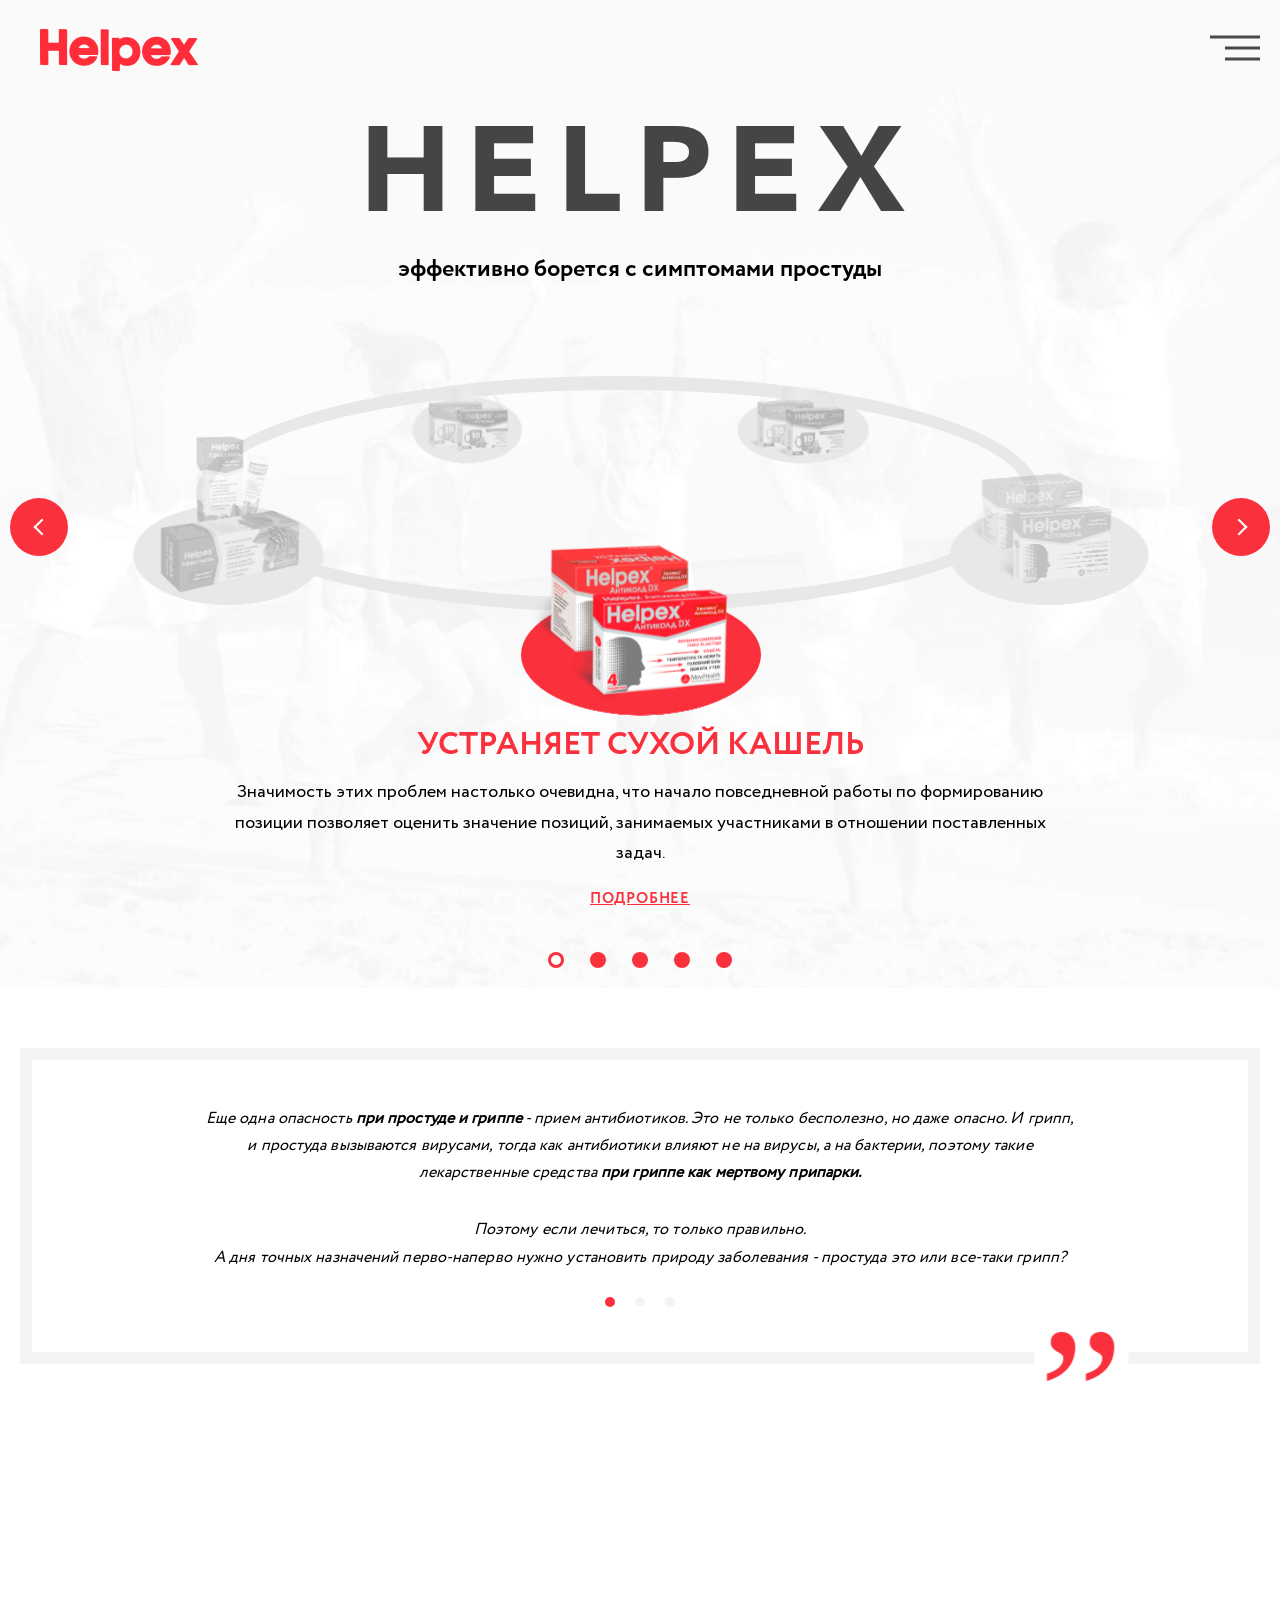
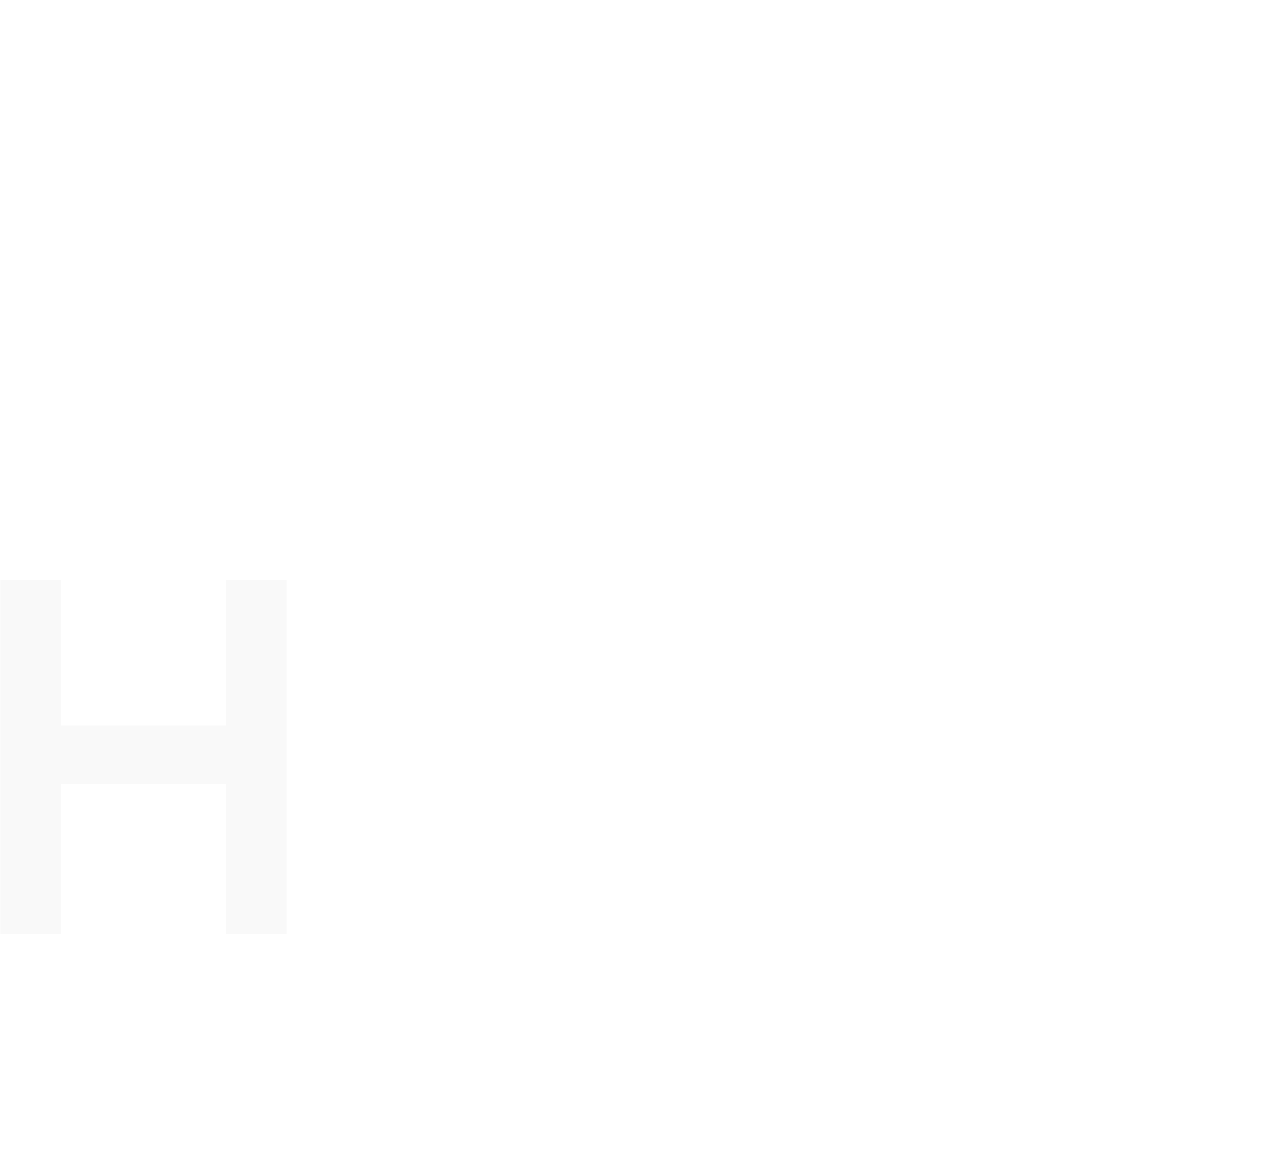
<file: index.html>
<!DOCTYPE html>
<html lang="en">

<head>
    <meta charset="UTF-8" />
    <title>HELPEX</title>
    <link rel="stylesheet" href="public/style.css" />
    <!-- Fix for iOS Safari zooming bug -->
    <meta name="viewport" content="width=device-width,initial-scale=1.0,maximum-scale=1.0,minimum-scale=1.0, user-scalable=no" />
    <meta http-equiv="X-UA-Compatible" content="IE=Edge" />
    <link rel="stylesheet" type="text/css" href="src/slick.css" />
</head>

<body class="home-page" data-theme="1" style="display: none;">
    <header>
        <div class="container">
            <div class="header-panel__left">
                <a href="index.html" class="logo">
                    <img src="img/logo-red.png" alt="">
                    <img src="img/logo.png" alt="">
                    <img src="img/logo-crimson.png" alt="">
                    <img src="img/logo-dark-blue.png" alt="">
                    <img src="img/logo-orange.png" alt="">
                </a>
            </div>
            <nav class="navigation">
                <ul>
                    <li><a href="index.html" class="active">Главная</a></li>
                    <li><a href="o_prostude.html">О простуде</a></li>
                    <li><a href="product.html">О препарате</a></li>
                    <li><a href="question.html">Вопрос-ответ</a></li>
                    <li><a href="contacts.html">Контакты</a></li>
                    <li><a href="instruction.html">Инструкция</a></li>
                    <li><a href="you_should_know.html">Вы должны знать</a></li>
                </ul>
            </nav>
            <div class="burger" class="opened" data-menu-btn>
                <span></span>
            </div>
        </div>
        <div class="dropdown-menu" data-menu>
            <nav class="navigation">
                <ul>
                    <li><a href="index.html" class="active">Главная</a></li>
                    <li><a href="o_prostude.html">О простуде</a></li>
                    <li><a href="product.html">О препарате</a></li>
                    <li><a href="question.html">Вопрос-ответ</a></li>
                    <li><a href="contacts.html">Контакты</a></li>
                    <li><a href="instruction.html">Инструкция</a></li>
                    <li><a href="you_should_know.html">Вы должны знать</a></li>
                </ul>
            </nav>
        </div>
    </header>
    <main>
        <div class="slick-slider-wrapper">
            <div class="container">
                <h1 class="main-title">HELPEX</h1>
                <div class="main-subtitle">эффективно борется с симптомами простуды</div>
                <div class="slider slider-nav">
                    <div class="slick-slide cloud9-item slick__item slick__item--1">
                        <a href="product.html#1" data-slide="1"></a><img class="slick__item--img" src="img/helpex-1.png" alt="">
                    </div>
                    <div class="slick-slide cloud9-item slick__item slick__item--2">
                        <a href="product.html#2" data-slide="2"></a><img class="slick__item--img" src="img/slide-2.png" alt="">
                    </div>
                    <div class="slick-slide cloud9-item slick__item slick__item--3">
                        <a href="product.html#3" data-slide="3"></a><img class="slick__item--img" src="img/helpex-3.png" alt="">
                    </div>
                    <div class="slick-slide cloud9-item slick__item slick__item--4">
                        <a href="product.html#4" data-slide="4"></a><img class="slick__item--img" src="img/helpex-4.png" alt="">
                    </div>
                    <div class="slick-slide cloud9-item slick__item slick__item--5">
                        <a href="product.html#5" data-slide="5"></a><img class="slick__item--img" src="img/helpex-5.png" alt="">
                    </div>
                </div>

                <div class="slider-nav__buttons">
                  <button class="prev"></button>
                  <button class="next"></button>
                </div>

                <div class="mobile-slider">
                    <a href="product.html#1"><img src="img/helpex-1.png" alt=""></a>
                    <a href="product.html#2"><img src="img/slide-2.png" alt=""></a>
                    <a href="product.html#3"><img src="img/helpex-3-mob.png" alt=""></a>
                    <a href="product.html#4"><img src="img/helpex-4-mob.png" alt=""></a>
                    <a href="product.html#5"><img src="img/helpex-5.png" alt=""></a>
                </div>

                <div class="slider-for">
                    <div>
                        <div class="slick-slide__title">Устраняет сухой кашель</div>
                        <div class="slick-slide__descr">
                            Значимость этих проблем настолько очевидна, что начало повседневной работы по формированию позиции позволяет оценить значение позиций, занимаемых участниками в отношении поставленных задач.
                        </div>
                        <a href="product.html" class="more-link">Подробнее</a>
                    </div>
                    <div>
                        <div class="slick-slide__title">Устраняет сухой кашель2</div>
                        <div class="slick-slide__descr">
                            Значимость этих проблем настолько очевидна, что начало повседневной работы по формированию позиции позволяет оценить значение позиций, занимаемых участниками в отношении поставленных задач.
                        </div>
                        <a href="product.html" class="more-link">Подробнее</a>
                    </div>
                    <div>
                        <div class="slick-slide__title">Устраняет сухой кашель3</div>
                        <div class="slick-slide__descr">
                            Значимость этих проблем настолько очевидна, что начало повседневной работы по формированию позиции позволяет оценить значение позиций, занимаемых участниками в отношении поставленных задач.
                        </div>
                        <a href="product.html" class="more-link">Подробнее</a>
                    </div>
                    <div>
                        <div class="slick-slide__title">Устраняет сухой кашель4</div>
                        <div class="slick-slide__descr">
                            Значимость этих проблем настолько очевидна, что начало повседневной работы по формированию позиции позволяет оценить значение позиций, занимаемых участниками в отношении поставленных задач.
                        </div>
                        <a href="product.html" class="more-link">Подробнее</a>
                    </div>
                    <div>
                        <div class="slick-slide__title">Устраняет сухой кашель5</div>
                        <div class="slick-slide__descr">
                            Значимость этих проблем настолько очевидна, что начало повседневной работы по формированию позиции позволяет оценить значение позиций, занимаемых участниками в отношении поставленных задач.
                        </div>
                        <a href="product.html" class="more-link">Подробнее</a>
                    </div>
                </div>
            </div>
        </div>
        <div class="container">
            <div class="text-slider">
                <div>
                    <p>
                        Еще одна опасность <b>при простуде и гриппе</b> - прием антибиотиков. Это не только бесполезно, но даже опасно. И грипп, и простуда вызываются вирусами, тогда как антибиотики влияют не на вирусы, а на бактерии, поэтому такие лекарственные средства <b>при гриппе как мертвому припарки.</b>
                    </p>
                    <p>
                        Поэтому если лечиться, то только правильно. <br>
                        А дня точных назначений перво-наперво нужно установить природу заболевания - простуда это или все-таки грипп?
                    </p>
                </div>
                <div>
                    <p>
                        Еще одна опасность <b>при простуде и гриппе</b> - прием антибиотиков. Это не только бесполезно, но даже опасно. И грипп, и простуда вызываются вирусами, тогда как антибиотики влияют не на вирусы, а на бактерии, поэтому такие лекарственные средства <b>при гриппе как мертвому припарки.</b>
                    </p>
                    <p>
                        Поэтому если лечиться, то только правильно. <br>
                        А дня точных назначений перво-наперво нужно установить природу заболевания - простуда это или все-таки грипп?
                    </p>
                </div>
                <div>
                    <p>
                        Еще одна опасность <b>при простуде и гриппе</b> - прием антибиотиков. Это не только бесполезно, но даже опасно. И грипп, и простуда вызываются вирусами, тогда как антибиотики влияют не на вирусы, а на бактерии, поэтому такие лекарственные средства <b>при гриппе как мертвому припарки.</b>
                    </p>
                    <p>
                        Поэтому если лечиться, то только правильно. <br>
                        А дня точных назначений перво-наперво нужно установить природу заболевания - простуда это или все-таки грипп?
                    </p>
                </div>
            </div>
            <h2 class="title" data-animate><b>О простуде</b><span></span></h2>


            <div class="disease__list">
                <div class="disease__list_item">
                    <div class="disease__list_item--img" data-animate>
                        <img src="img/disease-1.jpg" alt="">
                    </div>
                    <div class="disease__list_item--text">Конец января-февраль традиционное время эпидемий гриппа и простудных заболеваний. Уровень заболеваемости повышается сразу после новогодних каникул, когда дети возвращаются в школы. <br>
                        Эти два заболевания хотя и схожи, как по симптоматике, так и по течению, и причина возникновения у них одна (в организм проникает вирус, внедряется в клетки человека и начинает распространять свои вредные "флюиды"), несмотря на все это лечение от гриппа и простуды может сильно отличаться. Поэтому важно вовремя распознать виновника. <br>
                        Иначе будут назначены неправильные препараты, а болезнь только усугубится.
                        <div class="disease__list_item--line first"></div>
                        <div class="disease__list_item--line last"></div>
                    </div> 
                </div>
                <div class="disease__list_item">
                    <div class="disease__list_item--text">Еще одна опасность при простуде и гриппе - прием антибиотиков. Это не только бесполезно, но даже опасно. И грипп, и простуда вызываются вирусами, тогда как антибиотики влияют не на вирусы, а на бактерии, поэтому такие лекарственные средства при гриппе как мертвому припарки. <br>
                        Поэтому если лечиться, то только правильно. А дня точных назначений перво-наперво нужно установить природу заболевания - простуда это или все-таки грипп?
                        <div class="disease__list_item--line first"></div>
                        <div class="disease__list_item--line last"></div>
                    </div>
                    <div class="disease__list_item--img" data-animate>
                        <img src="img/disease-2.jpg" alt="">
                    </div>
                </div>
            </div>
            <div class="disease__letter">H</div>
        </div>
    </main>
    <footer>
        <div class="container">
            <div>
                <div>
                    
                    <a href="index.html" class="logo">
                        <img src="img/logo-red.png" alt="">
                        <img src="img/logo.png" alt="">
                        <img src="img/logo-crimson.png" alt="">
                        <img src="img/logo-dark-blue.png" alt="">
                        <img src="img/logo-orange.png" alt="">
                    </a>
                    <a href="http://www.movi-health.com.ua/" class="movi" target="_blank">
                        <img src="img/movi.png" alt="">
                    </a>
                </div>
                <nav class="navigation">
                    <ul>
                        <li><a href="index.html" class="active">Главная</a></li>
                        <li><a href="o_prostude.html">О простуде</a></li>
                        <li><a href="product.html">О препарате</a></li>
                        <li><a href="question.html">Вопрос-ответ</a></li>
                        <li><a href="contacts.html">Контакты</a></li>
                        <li><a href="instruction.html">Инструкция</a></li>
                        <li><a href="you_should_know.html">Вы должны знать</a></li>
                    </ul>
                </nav>
            </div>
            <div>
                <div class="copyright">Все права пренадлежат MoviHealth, 2019</div>
                <a href="" class="policy">Политика конфиденциальности</a>
                <button class="btn btn-order" data-modal="modal-application">Оставить заявку</button>
            </div>
            <div class="designed">
                разработано <a href="https://fairtech-marketing.com.ua/" target="_blank">fairtech.marketing</a>
            </div>
        </div>
    </footer>
    <div class="modal-overlay"></div>
    <div class="modal" data-modal-id="modal-application">
        <div class="modal-body">
            <div class="modal-close">
                <svg id="close-btn" height="357px" viewBox="0 0 357 357" >
                    <polygon points="357,35.7 321.3,0 178.5,142.8 35.7,0 0,35.7 142.8,178.5 0,321.3 35.7,357 178.5,214.2 321.3,357 357,321.3 
                            214.2,178.5"/>
                </svg>
            </div>
            <form class="contact-form" id="modal-form">
                <div class="modal-title">Оставить заявку</div>
                <div class="contact-form__inputs">
                    <div class="input">
                        <input type="text" placeholder="Ваше имя" required>
                    </div>
                    <div class="input">
                        <input type="text" placeholder="Ваш телефон" required>
                    </div>
                    <button type="submit" class="btn btn-contact">Оставить заявку</button>
                </div>
            </form>
        </div>
    </div>
    <div class="modal" data-modal-id="modal-thanks">
        <div class="modal-body">
            <div class="modal-close">
                <svg id="close-btn" height="357px" viewBox="0 0 357 357" >
                    <polygon points="357,35.7 321.3,0 178.5,142.8 35.7,0 0,35.7 142.8,178.5 0,321.3 35.7,357 178.5,214.2 321.3,357 357,321.3 
                            214.2,178.5"/>
                </svg>
            </div>
            <div class="modal-title">Спасибо за заявку</div>
            <div class="modal-text">
                Наш менеджер свяжеться с Вами в течении <br>
                15 минут ожидайте звонка
            </div>
        </div>
    </div>
    <script src="src/jquery-3.3.1.min.js"></script>
    <script src="src/slick.min.js"></script>
    <script src="src/jquery.cloud9carousel.js"></script>
    <script src="src/main.js"></script>
    <script src="src/menu.js"></script>
    <script src="src/modal.js"></script>
    <script src="src/animate.js"></script>
</body>

</html>
</file>
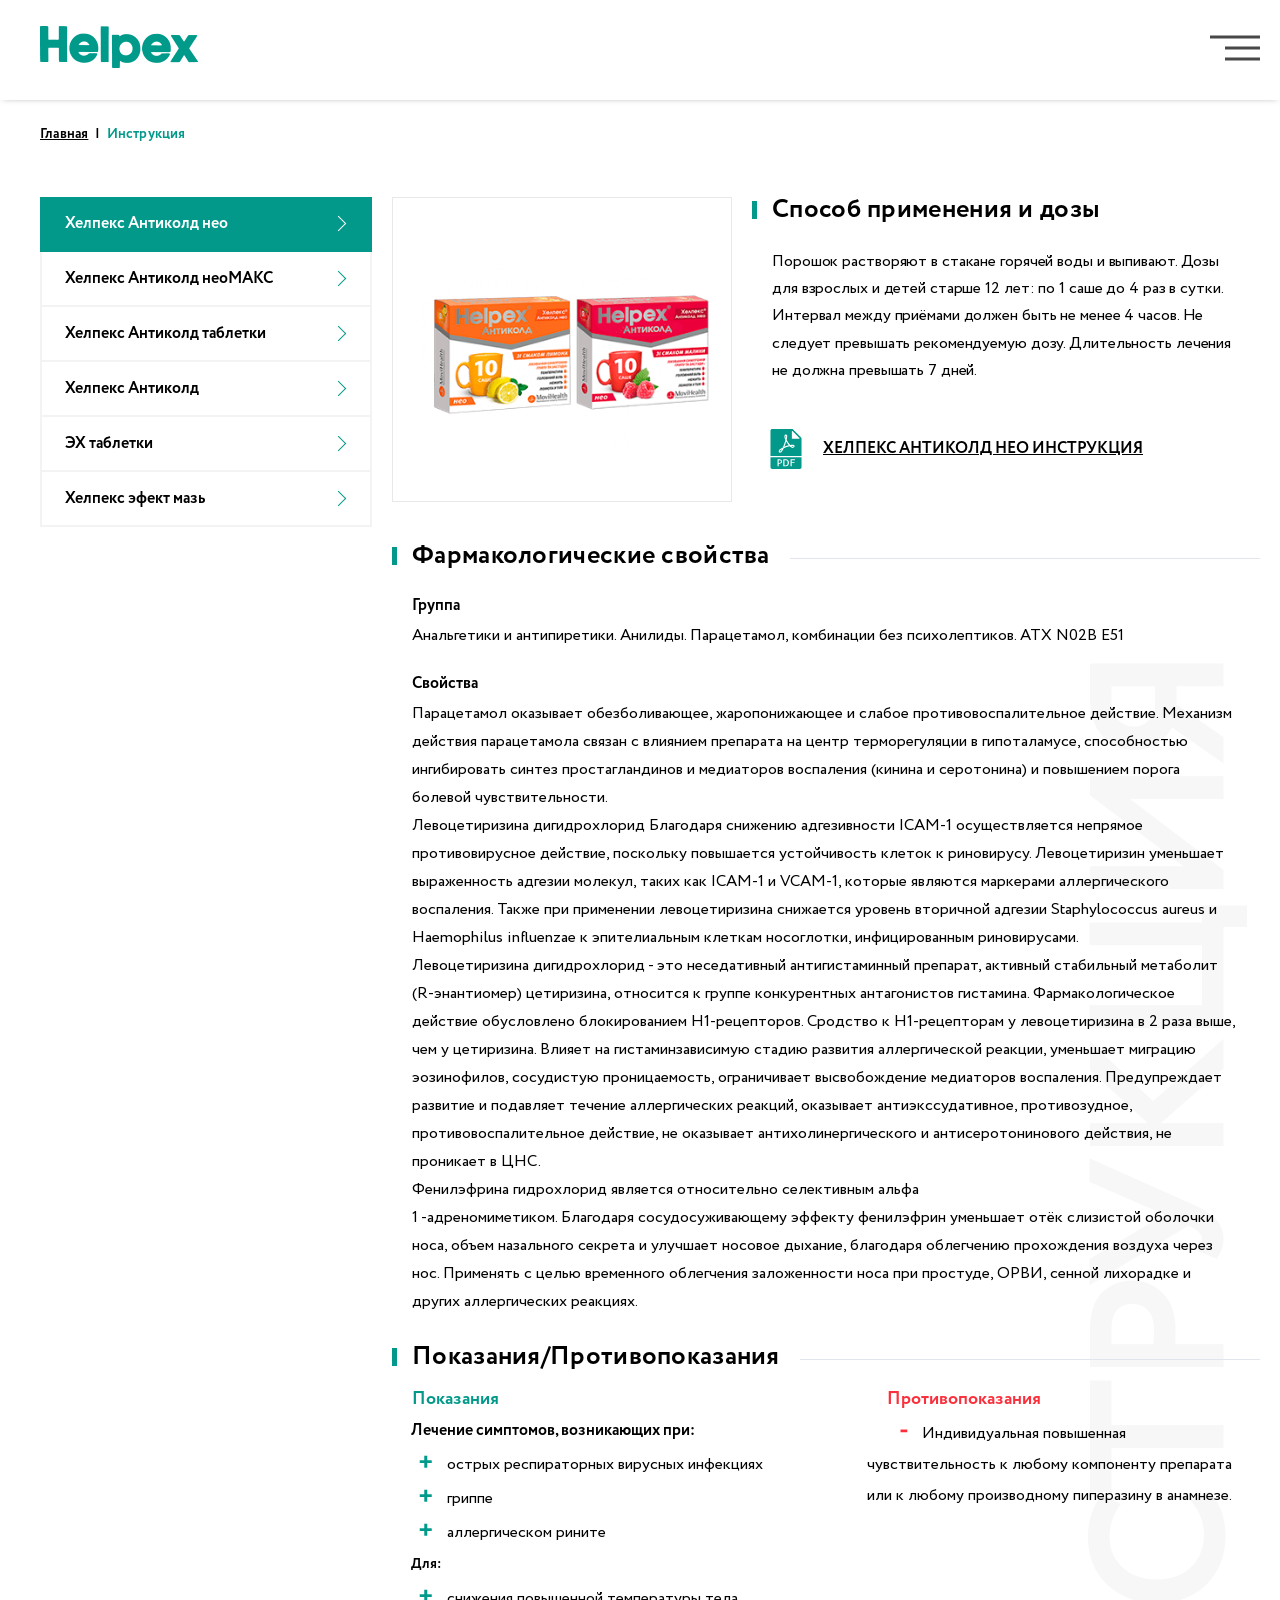
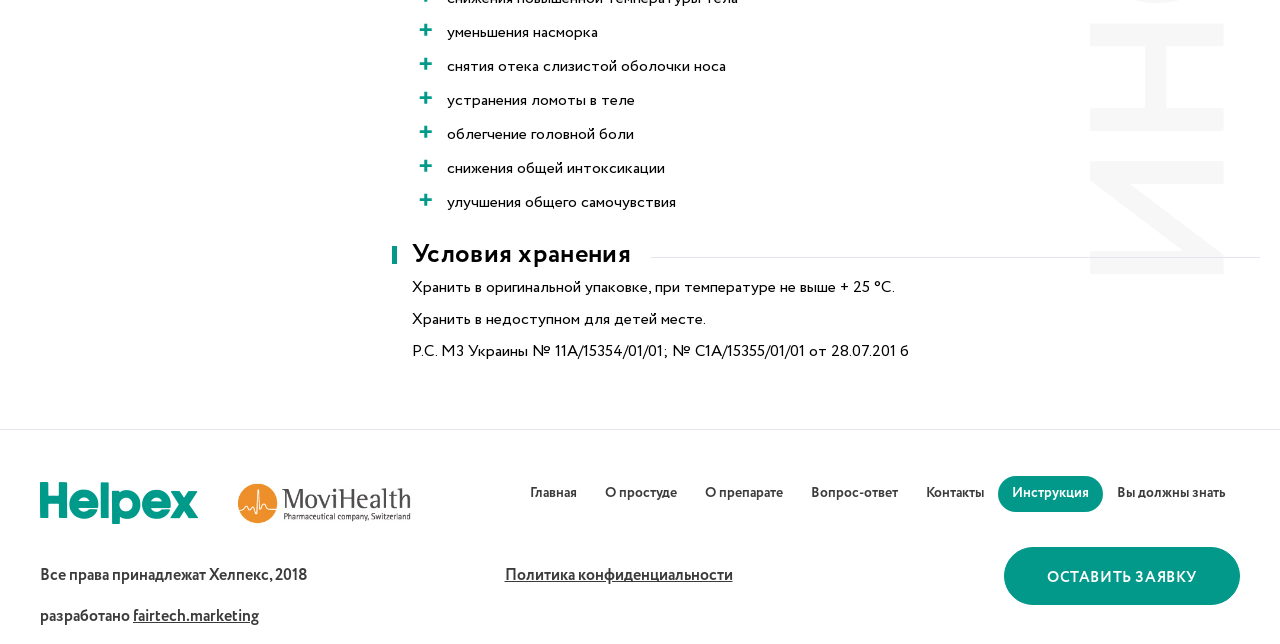
<file: instruction.html>
<!DOCTYPE html>
<html lang="en">

<head>
    <meta charset="UTF-8" />
    <title>HELPEX</title>
    <link rel="stylesheet" href="public/style.css" />
    <!-- Fix for iOS Safari zooming bug -->
    <meta name="viewport" content="width=device-width,initial-scale=1.0,maximum-scale=1.0,minimum-scale=1.0, user-scalable=no" />
    <meta http-equiv="X-UA-Compatible" content="IE=Edge" />
</head>

<body class="instruction-page">
    <header>
        <div class="container">
            <div class="header-panel__left">
                <a href="index.html" class="logo"><img src="img/logo.png" alt=""></a>
            </div>
            <nav class="navigation">
                <ul>
                    <li><a href="index.html">Главная</a></li>
                    <li><a href="o_prostude.html">О простуде</a></li>
                    <li><a href="product.html">О препарате</a></li>
                    <li><a href="question.html">Вопрос-ответ</a></li>
                    <li><a href="contacts.html">Контакты</a></li>
                    <li><a href="instruction.html" class="active">Инструкция</a></li>
                    <li><a href="you_should_know.html">Вы должны знать</a></li>
                </ul>
            </nav>
            <div class="burger" class="opened" data-menu-btn>
                <span></span>
            </div>
        </div>
        <div class="dropdown-menu" data-menu>
            <nav class="navigation">
                <ul>
                    <li><a href="index.html">Главная</a></li>
                    <li><a href="o_prostude.html">О простуде</a></li>
                    <li><a href="product.html">О препарате</a></li>
                    <li><a href="question.html">Вопрос-ответ</a></li>
                    <li><a href="contacts.html">Контакты</a></li>
                    <li><a href="instruction.html" class="active">Инструкция</a></li>
                    <li><a href="you_should_know.html">Вы должны знать</a></li>
                </ul>
            </nav>
        </div>
    </header>
    <main>
        <div class="container">
            <div class="breadcrumbs">
                <a class="breadcrumbs__item" href="index.html"><span>Главная</span></a>
                <span class="breadcrumbs__item">Инструкция</span>
            </div>
            <div class="left-side">
                <div class="sidebar">
                    <div class="sidebar__item active">Хелпекс Антиколд нео</div>
                    <div class="sidebar__item">Хелпекс Антиколд неоМАКС</div>
                    <div class="sidebar__item">Хелпекс Антиколд таблетки</div>
                    <div class="sidebar__item">Хелпекс Антиколд</div>
                    <div class="sidebar__item">ЭХ таблетки</div>
                    <div class="sidebar__item">Хелпекс эфект мазь</div>
                </div>
            </div>
            <div class="right-side">
                <div class="images">
                    <img src="img/instruction.png" alt="">
                </div>
                <div class="top-text">
                    <div class="header">Способ применения и дозы</div>
                    <p>
                        Порошок растворяют в стакане горячей воды и выпивают. Дозы для взрослых и детей старше 12 лет: по 1 саше до 4 раз в сутки. <br>
                        Интервал между приёмами должен быть не менее 4 часов. Не следует превышать рекомендуемую дозу. Длительность лечения не должна превышать 7 дней.
                    </p>
                    <a href="#" download>
                        <img src="img/pdf.svg" alt="">
                        Хелпекс Антиколд нео инструкция
                    </a>
                </div>
                <div class="content">
                    <div class="header"> <span>Фармакологические свойства</span></div>
                    <b>Группа</b>
                    <p>Анальгетики и антипиретики. Анилиды. Парацетамол, комбинации без психолептиков. ATX N02B Е51</p>
                    <b>Свойства</b>
                    <p>
                        Парацетамол оказывает обезболивающее, жаропонижающее и слабое противовоспалительное действие. Механизм действия парацетамола связан с влиянием препарата на центр терморегуляции в гипоталамусе, способностью ингибировать синтез простагландинов и медиаторов воспаления (кинина и серотонина) и повышением порога болевой чувствительности. <br>
                        Левоцетиризина дигидрохлорид Благодаря снижению адгезивности ICAM-1 осуществляется непрямое противовирусное действие, поскольку повышается устойчивость клеток к риновирусу. Левоцетиризин уменьшает выраженность адгезии молекул, таких как ICAM-1 и VCAM-1, которые являются маркерами аллергического воспаления. Также при применении левоцетиризина снижается уровень вторичной адгезии Staphylococcus aureus и Haemophilus influenzae к эпителиальным клеткам носоглотки, инфицированным риновирусами. <br>
                        Левоцетиризина дигидрохлорид - это неседативный антигистаминный препарат, активный стабильный метаболит (R-энантиомер) цетиризина, относится к группе конкурентных антагонистов гистамина. Фармакологическое действие обусловлено блокированием Н1-рецепторов. Сродство к Н1-рецепторам у левоцетиризина в 2 раза выше, чем у цетиризина. Влияет на гистаминзависимую стадию развития аллергической реакции, уменьшает миграцию эозинофилов, сосудистую проницаемость, ограничивает высвобождение медиаторов воспаления. Предупреждает развитие и подавляет течение аллергических реакций, оказывает антиэкссудативное, противозудное, противовоспалительное действие, не оказывает антихолинергического и антисеротонинового действия, не проникает в ЦНС. <br>
                        Фенилэфрина гидрохлорид является относительно селективным альфа <br>
                        1 -адреномиметиком. Благодаря сосудосуживающему эффекту фенилэфрин уменьшает отёк слизистой оболочки носа, объем назального секрета и улучшает носовое дыхание, благодаря облегчению прохождения воздуха через нос. Применять с целью временного облегчения заложенности носа при простуде, ОРВИ, сенной лихорадке и других аллергических реакциях.
                    </p>
                </div>
                <div class="content">
                    <div class="header"> <span>Показания/Противопоказания</span></div>
                    <div class="testimony">
                        <b>Показания</b>
                        <span>Лечение симптомов, возникающих при:</span>
                        <ul>
                            <li> острых респираторных вирусных инфекциях</li>
                            <li>гриппе</li>
                            <li>аллергическом рините</li>
                        </ul>
                        <span>Для:</span>
                        <ul>
                            <li> снижения повышенной температуры тела</li>
                            <li> уменьшения насморка</li>
                            <li> снятия отека слизистой оболочки носа</li>
                            <li>устранения ломоты в теле</li>
                            <li> облегчение головной боли</li>
                            <li>снижения общей интоксикации</li>
                            <li>улучшения общего самочувствия</li>
                        </ul>
                    </div>

                    <div class="contraindications">
                        <b>Противопоказания</b>

                        <ul>
                            <li>Индивидуальная повышенная чувствительность к любому компоненту препарата или к любому производному пиперазину в анамнезе.</li>
                        </ul>
                    </div>

                </div>
                <div class="content storage-conditions">
                    <div class="header"> <span>Условия хранения</span></div>
                    <p>
                        Хранить в оригинальной упаковке, при температуре не выше + 25 °С. <br>
                        Хранить в недоступном для детей месте. <br>
                        Р.С. М3 Украины № 11А/15354/01/01; № С1А/15355/01/01 от 28.07.201 б
                    </p>
                </div>


            </div>
        </div>
        <div class="mark">Инструкция</div>
    </main>
    <footer>
        <div class="container">
            <div>
                <div>
                    <a href="index.html" class="logo">
                        <img src="img/logo.png" alt="">
                    </a>
                    <a href="http://www.movi-health.com.ua/" class="movi" target="_blank">
                        <img src="img/movi.png" alt="">
                    </a>
                </div>
                <nav class="navigation">
                    <ul>
                        <li><a href="index.html">Главная</a></li>
                        <li><a href="o_prostude.html">О простуде</a></li>
                        <li><a href="product.html">О препарате</a></li>
                        <li><a href="question.html">Вопрос-ответ</a></li>
                        <li><a href="contacts.html">Контакты</a></li>
                        <li><a href="instruction.html" class="active">Инструкция</a></li>
                        <li><a href="you_should_know.html">Вы должны знать</a></li>
                    </ul>
                </nav>
            </div>
            <div>
                <div class="copyright">Все права принадлежат Хелпекс, 2018</div>
                <a href="" class="policy">Политика конфиденциальности</a>
                <button class="btn btn-order" data-modal="modal-application">Оставить заявку</button>
            </div>
            <div class="designed">
                разработано <a href="https://fairtech-marketing.com.ua/" target="_blank">fairtech.marketing</a>
            </div>
        </div>
    </footer>
    <div class="modal-overlay"></div>
    <div class="modal" data-modal-id="modal-application">
        <div class="modal-body">
            <div class="modal-close">
                <svg id="close-btn" height="357px" viewBox="0 0 357 357" >
                    <polygon points="357,35.7 321.3,0 178.5,142.8 35.7,0 0,35.7 142.8,178.5 0,321.3 35.7,357 178.5,214.2 321.3,357 357,321.3 
                            214.2,178.5"/>
                </svg>
            </div>
            <form class="contact-form" id="modal-form">
                <div class="modal-title">Оставить заявку</div>
                <div class="contact-form__inputs">
                    <div class="input">
                        <input type="text" placeholder="Ваше имя" required>
                    </div>
                    <div class="input">
                        <input type="text" placeholder="Ваш телефон" required>
                    </div>
                    <button type="submit" class="btn btn-contact">Оставить заявку</button>
                </div>
            </form>
        </div>
    </div>
    <div class="modal" data-modal-id="modal-thanks">
        <div class="modal-body">
            <div class="modal-close">
                <svg id="close-btn" height="357px" viewBox="0 0 357 357" >
                    <polygon points="357,35.7 321.3,0 178.5,142.8 35.7,0 0,35.7 142.8,178.5 0,321.3 35.7,357 178.5,214.2 321.3,357 357,321.3 
                            214.2,178.5"/>
                </svg>
            </div>
            <div class="modal-title">Спасибо за заявку</div>
            <div class="modal-text">
                Наш менеджер свяжеться с Вами в течении <br>
                15 минут ожидайте звонка
            </div>
        </div>
    </div>
    <script src="src/jquery-3.3.1.min.js"></script>

    <script src="src/menu.js"></script>
    <script src="src/modal.js"></script>
    <script src="src/animate.js"></script>
</body>

</html>
</file>
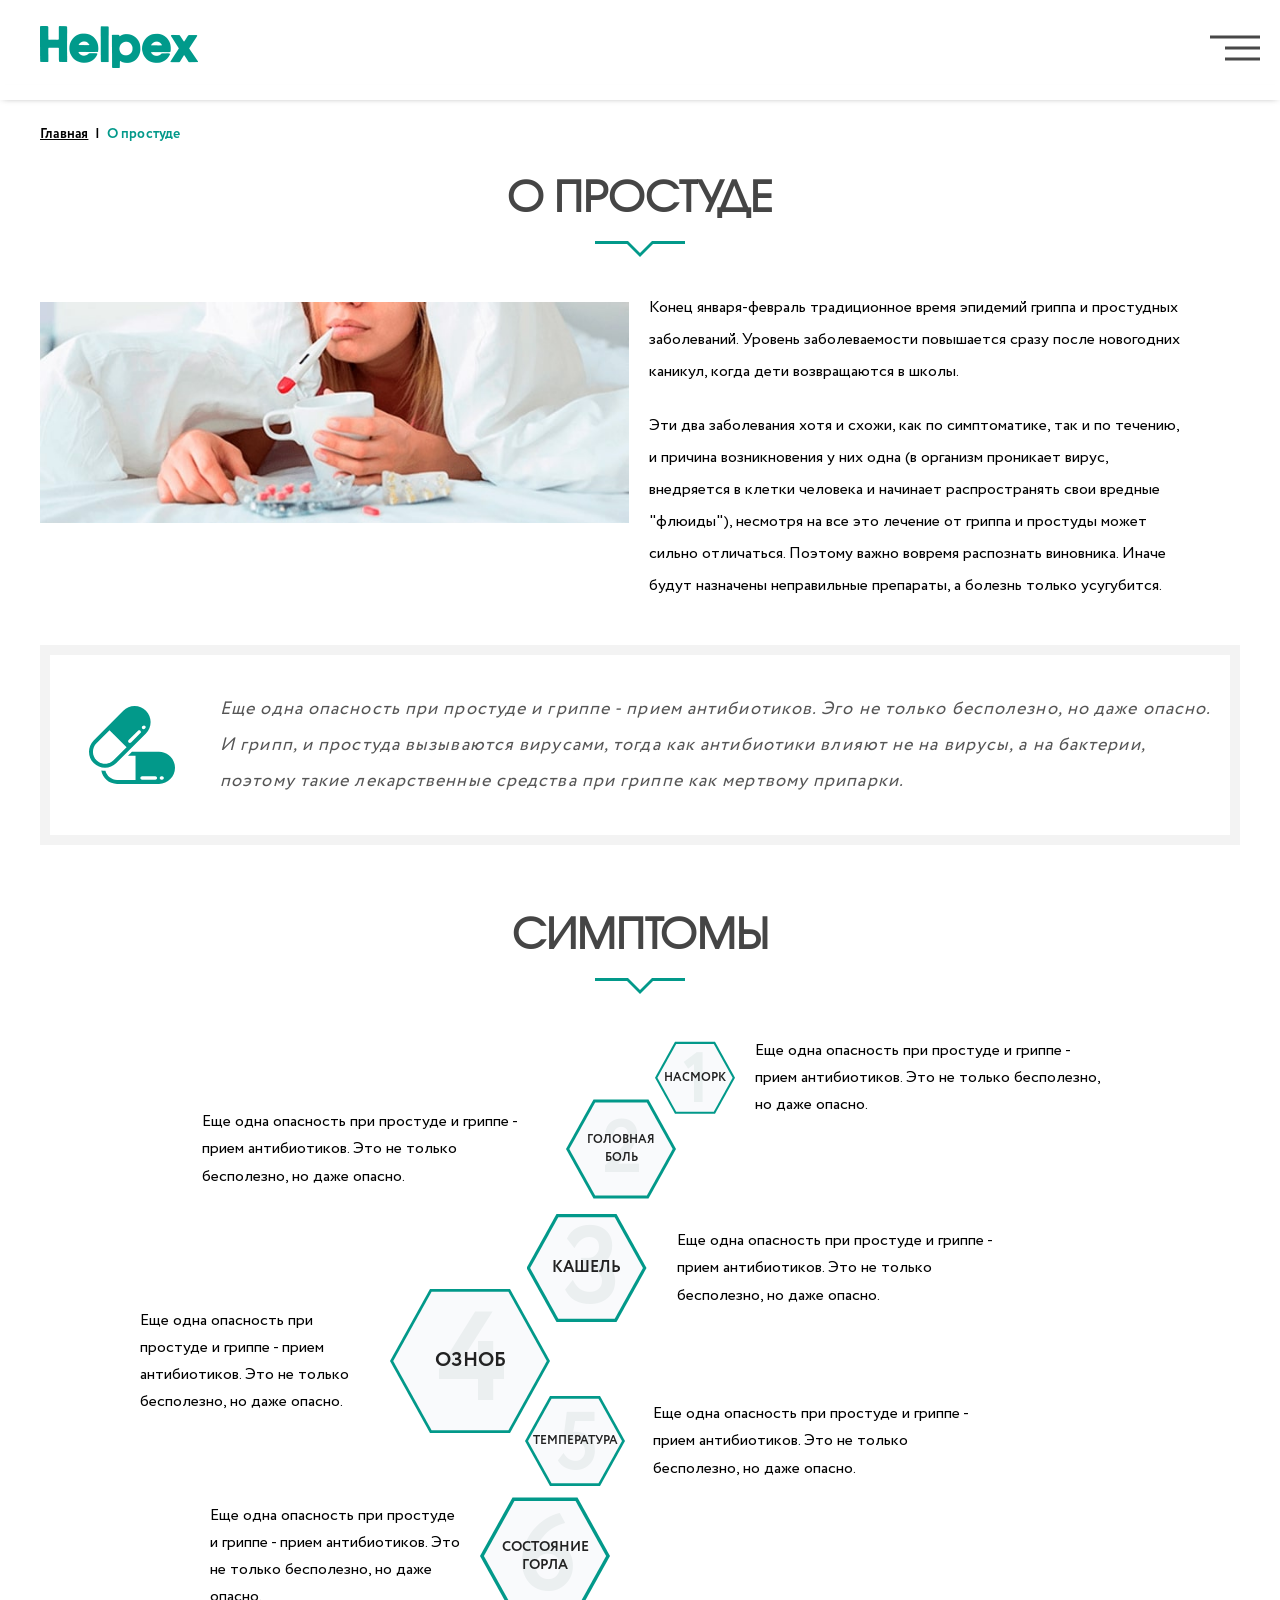
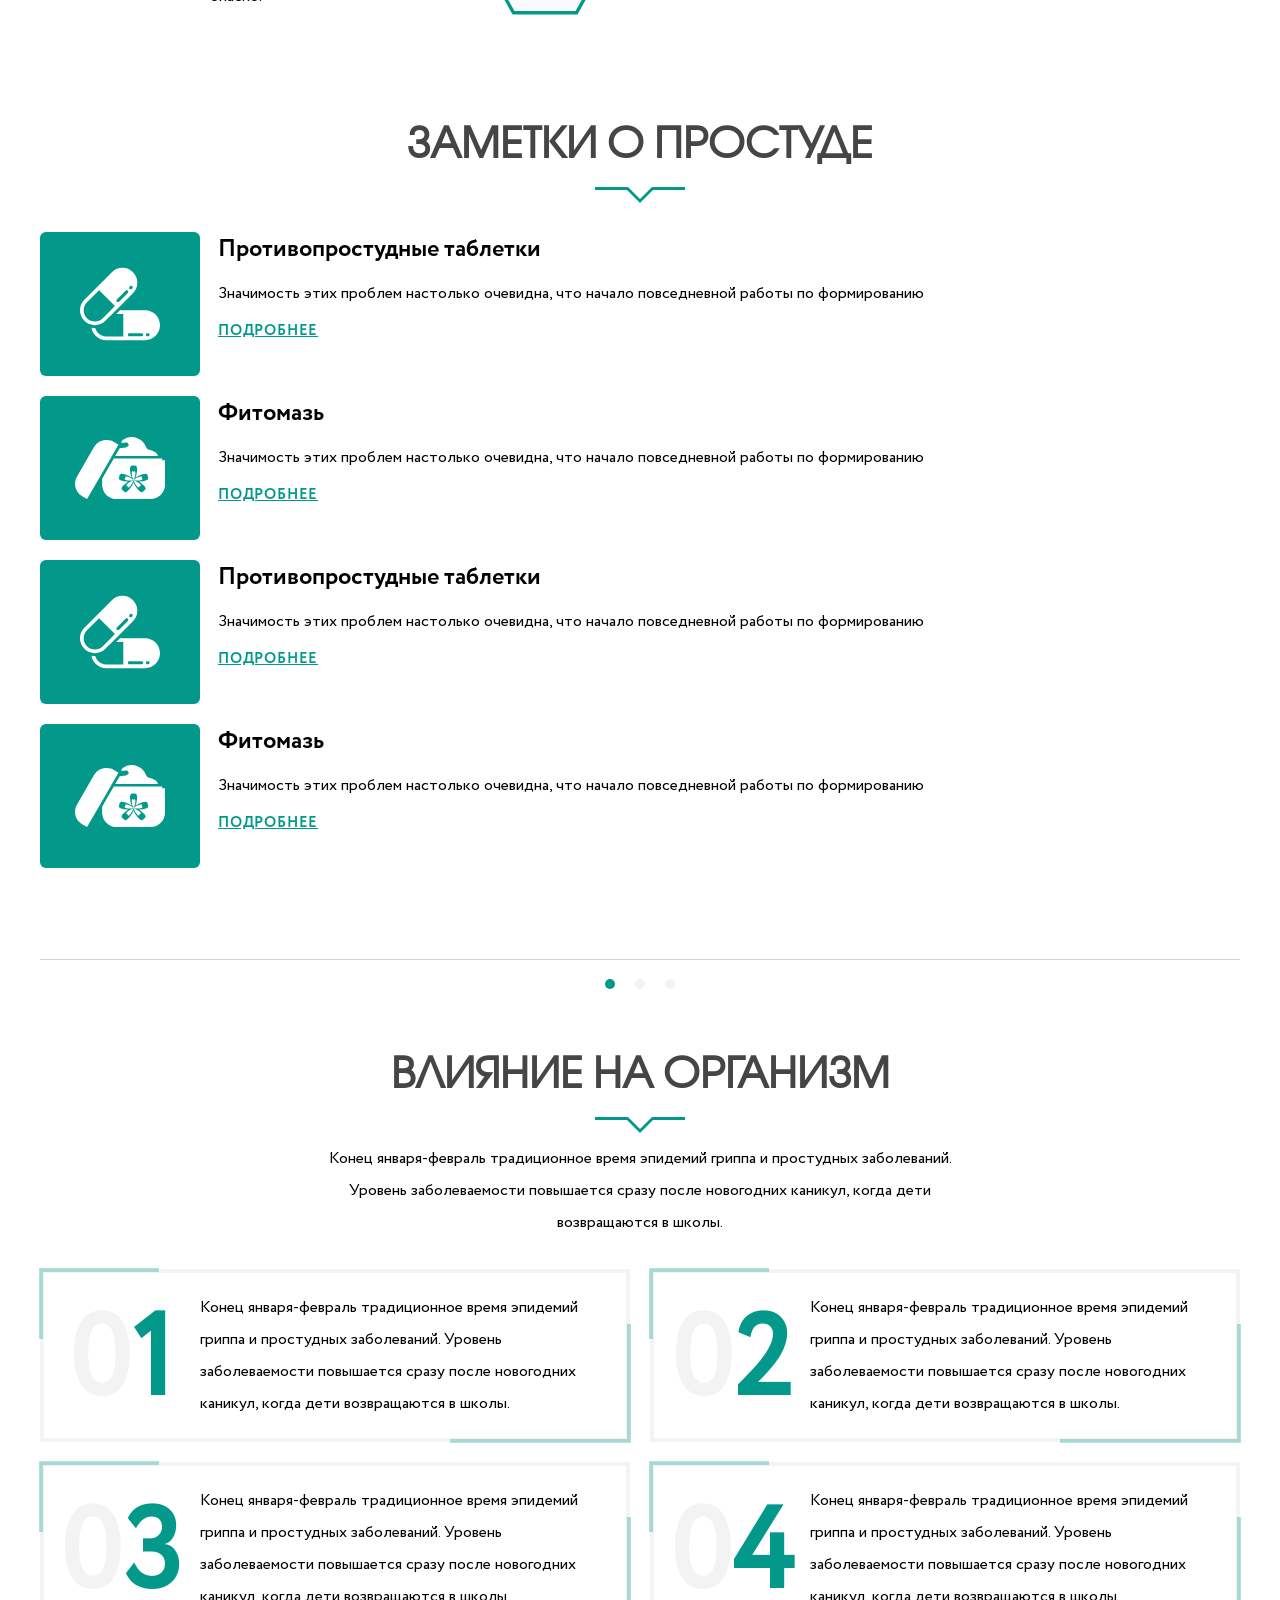
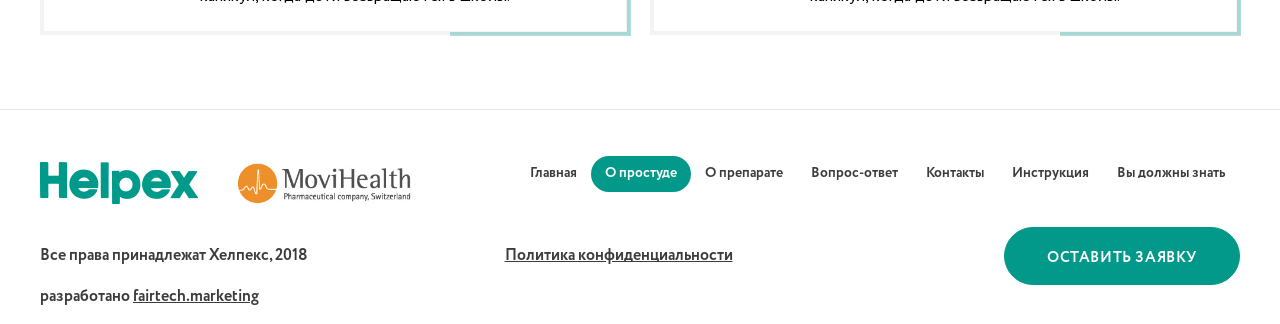
<file: o_prostude.html>
<!DOCTYPE html>
<html lang="en">

<head>
    <meta charset="UTF-8" />
    <title>HELPEX</title>
    <link rel="stylesheet" href="public/style.css" />
    <!-- Fix for iOS Safari zooming bug -->
    <meta name="viewport" content="width=device-width,initial-scale=1.0,maximum-scale=1.0,minimum-scale=1.0, user-scalable=no" />
    <meta http-equiv="X-UA-Compatible" content="IE=Edge" />
    <link rel="stylesheet" type="text/css" href="src/slick.css" />
</head>

<body class="o-prostude-page">
    <header>
        <div class="container">
            <div class="header-panel__left">
                <a href="index.html" class="logo"><img src="img/logo.png" alt=""></a>
            </div>
            <nav class="navigation">
                <ul>
                    <li><a href="index.html">Главная</a></li>
                    <li><a href="o_prostude.html" class="active">О простуде</a></li>
                    <li><a href="product.html">О препарате</a></li>
                    <li><a href="question.html">Вопрос-ответ</a></li>
                    <li><a href="contacts.html">Контакты</a></li>
                    <li><a href="instruction.html">Инструкция</a></li>
                    <li><a href="you_should_know.html">Вы должны знать</a></li>
                </ul>
            </nav>
            <div class="burger" class="opened" data-menu-btn>
                <span></span>
            </div>
        </div>
        <div class="dropdown-menu" data-menu>
            <nav class="navigation">
                <ul>
                    <li><a href="index.html">Главная</a></li>
                    <li><a href="o_prostude.html" class="active">О простуде</a></li>
                    <li><a href="product.html">О препарате</a></li>
                    <li><a href="question.html">Вопрос-ответ</a></li>
                    <li><a href="contacts.html">Контакты</a></li>
                    <li><a href="instruction.html">Инструкция</a></li>
                    <li><a href="you_should_know.html">Вы должны знать</a></li>
                </ul>
            </nav>
        </div>
    </header>
    <main>
        <div class="container">
            <div class="breadcrumbs">
                <a class="breadcrumbs__item" href="index.html"><span>Главная</span></a>
                <span class="breadcrumbs__item">О простуде</span>
            </div>
            <h2 class="title" data-animate><b>О простуде</b><span></span></h2>
            <div class="top-block">
                <img src="img/o-prostude.jpg" alt="">
                <div>
                    <p>
                        Конец января-февраль традиционное время эпидемий гриппа и простудных заболеваний. Уровень заболеваемости повышается сразу после новогодних каникул, когда дети возвращаются в школы.
                    </p>
                    <p>
                        Эти два заболевания хотя и схожи, как по симптоматике, так и по течению, и причина возникновения у них одна (в организм проникает вирус, внедряется в клетки человека и начинает распространять свои вредные "флюиды"), несмотря на все это лечение от гриппа и простуды может сильно отличаться. Поэтому важно вовремя распознать виновника.
                        Иначе будут назначены неправильные препараты, а болезнь только усугубится.
                    </p>
                </div>
            </div>
            <div class="text-block">
                <img src="img/pills.svg" alt="">
                Еще одна опасность при простуде и гриппе - прием антибиотиков. Эго не только бесполезно, но даже опасно. И грипп, и простуда вызываются вирусами, тогда как антибиотики влияют не на вирусы, а на бактерии, поэтому такие лекарственные средства при гриппе как мертвому припарки.
            </div>
            <h2 class="title" data-animate><b>Симптомы</b><span></span></h2>
            <div class="symptoms" data-animate>
                <div class="symptoms__item">
                    <div class="hexagon">
                        <div>насморк</div> <b>1</b>
                    </div>
                    <p>Еще одна опасность при простуде и гриппе - прием антибиотиков. Это не только бесполезно, но даже опасно.</p>
                </div>
                <div class="symptoms__item">
                    <p>Еще одна опасность при простуде и гриппе - прием антибиотиков. Это не только бесполезно, но даже опасно.</p>
                    <div class="hexagon">
                        <div>Головная <br> боль</div> <b>2</b>
                    </div>
                </div>
                <div class="symptoms__item">
                    <div class="hexagon">
                        <div>кашель</div> <b>3</b>
                    </div>
                    <p>Еще одна опасность при простуде и гриппе - прием антибиотиков. Это не только бесполезно, но даже опасно.</p>
                </div>
                <div class="symptoms__item">
                    <p>Еще одна опасность при простуде и гриппе - прием антибиотиков. Это не только бесполезно, но даже опасно.</p>
                    <div class="hexagon">
                        <div>озноб</div> <b>4</b>
                    </div>
                </div>
                <div class="symptoms__item">
                    <div class="hexagon">
                        <div>температура</div> <b>5</b>
                    </div>
                    <p>Еще одна опасность при простуде и гриппе - прием антибиотиков. Это не только бесполезно, но даже опасно.</p>
                </div>
                <div class="symptoms__item">
                    <p>Еще одна опасность при простуде и гриппе - прием антибиотиков. Это не только бесполезно, но даже опасно.</p>
                    <div class="hexagon">
                        <div>состояние <br>горла</div> <b>6</b>
                    </div>
                </div>
            </div>
            <h2 class="title" data-animate><b>Заметки о простуде</b><span></span></h2>
            <div class="notises-slider desktop">
                <div>
                    <div class="notice-item">
                        <div class="notice-item--img"><img src="img/pills-white.svg" alt=""></div>
                        <div>
                            <div class="notice-item--title">Противопростудные таблетки</div>
                            <div class="notice-item--descr">Значимость этих проблем настолько очевидна, что начало повседневной работы по формированию</div>
                            <a href="" class="more-link">Подробнее</a>
                        </div>
                    </div>
                    <div class="notice-item">
                        <div class="notice-item--img"><img src="img/spa-ointment.svg" alt=""></div>
                        <div>
                            <div class="notice-item--title">Фитомазь</div>
                            <div class="notice-item--descr">Значимость этих проблем настолько очевидна, что начало повседневной работы по формированию</div>
                            <a href="" class="more-link">Подробнее</a>
                        </div>
                    </div>
                    <div class="notice-item">
                        <div class="notice-item--img"><img src="img/pills-white.svg" alt=""></div>
                        <div>
                            <div class="notice-item--title">Противопростудные таблетки</div>
                            <div class="notice-item--descr">Значимость этих проблем настолько очевидна, что начало повседневной работы по формированию</div>
                            <a href="" class="more-link">Подробнее</a>
                        </div>
                    </div>
                    <div class="notice-item">
                        <div class="notice-item--img"><img src="img/spa-ointment.svg" alt=""></div>
                        <div>
                            <div class="notice-item--title">Фитомазь</div>
                            <div class="notice-item--descr">Значимость этих проблем настолько очевидна, что начало повседневной работы по формированию</div>
                            <a href="" class="more-link">Подробнее</a>
                        </div>
                    </div>
                </div>
                <div>
                    <div class="notice-item">
                        <div class="notice-item--img"><img src="img/pills-white.svg" alt=""></div>
                        <div>
                            <div class="notice-item--title">Противопростудные таблетки</div>
                            <div class="notice-item--descr">Значимость этих проблем настолько очевидна, что начало повседневной работы по формированию</div>
                            <a href="" class="more-link">Подробнее</a>
                        </div>
                    </div>
                    <div class="notice-item">
                        <div class="notice-item--img"><img src="img/spa-ointment.svg" alt=""></div>
                        <div>
                            <div class="notice-item--title">Фитомазь</div>
                            <div class="notice-item--descr">Значимость этих проблем настолько очевидна, что начало повседневной работы по формированию</div>
                            <a href="" class="more-link">Подробнее</a>
                        </div>
                    </div>
                    <div class="notice-item">
                        <div class="notice-item--img"><img src="img/pills-white.svg" alt=""></div>
                        <div>
                            <div class="notice-item--title">Противопростудные таблетки</div>
                            <div class="notice-item--descr">Значимость этих проблем настолько очевидна, что начало повседневной работы по формированию</div>
                            <a href="" class="more-link">Подробнее</a>
                        </div>
                    </div>
                    <div class="notice-item">
                        <div class="notice-item--img"><img src="img/spa-ointment.svg" alt=""></div>
                        <div>
                            <div class="notice-item--title">Фитомазь</div>
                            <div class="notice-item--descr">Значимость этих проблем настолько очевидна, что начало повседневной работы по формированию</div>
                            <a href="" class="more-link">Подробнее</a>
                        </div>
                    </div>
                </div>
                <div>
                    <div class="notice-item">
                        <div class="notice-item--img"><img src="img/pills-white.svg" alt=""></div>
                        <div>
                            <div class="notice-item--title">Противопростудные таблетки</div>
                            <div class="notice-item--descr">Значимость этих проблем настолько очевидна, что начало повседневной работы по формированию</div>
                            <a href="" class="more-link">Подробнее</a>
                        </div>
                    </div>
                    <div class="notice-item">
                        <div class="notice-item--img"><img src="img/spa-ointment.svg" alt=""></div>
                        <div>
                            <div class="notice-item--title">Фитомазь</div>
                            <div class="notice-item--descr">Значимость этих проблем настолько очевидна, что начало повседневной работы по формированию</div>
                            <a href="" class="more-link">Подробнее</a>
                        </div>
                    </div>
                    <div class="notice-item">
                        <div class="notice-item--img"><img src="img/pills-white.svg" alt=""></div>
                        <div>
                            <div class="notice-item--title">Противопростудные таблетки</div>
                            <div class="notice-item--descr">Значимость этих проблем настолько очевидна, что начало повседневной работы по формированию</div>
                            <a href="" class="more-link">Подробнее</a>
                        </div>
                    </div>
                    <div class="notice-item">
                        <div class="notice-item--img"><img src="img/spa-ointment.svg" alt=""></div>
                        <div>
                            <div class="notice-item--title">Фитомазь</div>
                            <div class="notice-item--descr">Значимость этих проблем настолько очевидна, что начало повседневной работы по формированию</div>
                            <a href="" class="more-link">Подробнее</a>
                        </div>
                    </div>
                </div>
            </div>
            <div class="notises-slider mobile">
                <div class="notice-item">
                    <div class="notice-item--img"><img src="img/pills-white.svg" alt=""></div>
                    <div>
                        <div class="notice-item--title">Противопростудные таблетки</div>
                        <div class="notice-item--descr">Значимость этих проблем настолько очевидна, что начало повседневной работы по формированию</div>
                        <a href="" class="more-link">Подробнее</a>
                    </div>
                </div>
                <div class="notice-item">
                    <div class="notice-item--img"><img src="img/spa-ointment.svg" alt=""></div>
                    <div>
                        <div class="notice-item--title">Фитомазь</div>
                        <div class="notice-item--descr">Значимость этих проблем настолько очевидна, что начало повседневной работы по формированию</div>
                        <a href="" class="more-link">Подробнее</a>
                    </div>
                </div>
                <div class="notice-item">
                    <div class="notice-item--img"><img src="img/pills-white.svg" alt=""></div>
                    <div>
                        <div class="notice-item--title">Противопростудные таблетки</div>
                        <div class="notice-item--descr">Значимость этих проблем настолько очевидна, что начало повседневной работы по формированию</div>
                        <a href="" class="more-link">Подробнее</a>
                    </div>
                </div>
                <div class="notice-item">
                    <div class="notice-item--img"><img src="img/spa-ointment.svg" alt=""></div>
                    <div>
                        <div class="notice-item--title">Фитомазь</div>
                        <div class="notice-item--descr">Значимость этих проблем настолько очевидна, что начало повседневной работы по формированию</div>
                        <a href="" class="more-link">Подробнее</a>
                    </div>
                </div>
            </div>
            <h2 class="title" data-animate><b>Влияние на организм</b><span></span></h2>
            <div class="subtitle">
                Конец января-февраль традиционное время эпидемий гриппа и простудных заболеваний. Уровень заболеваемости повышается сразу после новогодних каникул, когда дети возвращаются в школы.
            </div>
            <div class="influence-list" data-animate>
                <div class="influence-list__item">
                    <span>0<b>1</b></span>
                    <p>Конец января-февраль традиционное время эпидемий гриппа и простудных заболеваний. Уровень заболеваемости повышается сразу после новогодних каникул, когда дети возвращаются в школы.</p>
                    <div class="influence-list__item--line first"></div>
                    <div class="influence-list__item--line last"></div>
                </div>
                <div class="influence-list__item">
                    <span>0<b>2</b></span>
                    <p>Конец января-февраль традиционное время эпидемий гриппа и простудных заболеваний. Уровень заболеваемости повышается сразу после новогодних каникул, когда дети возвращаются в школы.</p>
                    <div class="influence-list__item--line first"></div>
                    <div class="influence-list__item--line last"></div>
                </div>
                <div class="influence-list__item">
                    <span>0<b>3</b></span>
                    <p>Конец января-февраль традиционное время эпидемий гриппа и простудных заболеваний. Уровень заболеваемости повышается сразу после новогодних каникул, когда дети возвращаются в школы.</p>
                    <div class="influence-list__item--line first"></div>
                    <div class="influence-list__item--line last"></div>
                </div>
                <div class="influence-list__item">
                    <span>0<b>4</b></span>
                    <p>Конец января-февраль традиционное время эпидемий гриппа и простудных заболеваний. Уровень заболеваемости повышается сразу после новогодних каникул, когда дети возвращаются в школы.</p>
                    <div class="influence-list__item--line first"></div>
                    <div class="influence-list__item--line last"></div>
                </div>
            </div>
        </div>
    </main>
    <footer>
        <div class="container">
            <div>
                <div>
                    <a href="index.html" class="logo">
                        <img src="img/logo.png" alt="">
                    </a>
                    <a href="http://www.movi-health.com.ua/" class="movi" target="_blank">
                        <img src="img/movi.png" alt="">
                    </a>
                </div>
                <nav class="navigation">
                    <ul>
                        <li><a href="index.html">Главная</a></li>
                        <li><a href="o_prostude.html" class="active">О простуде</a></li>
                        <li><a href="product.html">О препарате</a></li>
                        <li><a href="question.html">Вопрос-ответ</a></li>
                        <li><a href="contacts.html">Контакты</a></li>
                        <li><a href="instruction.html">Инструкция</a></li>
                        <li><a href="you_should_know.html">Вы должны знать</a></li>
                    </ul>
                </nav>
            </div>
            <div>
                <div class="copyright">Все права принадлежат Хелпекс, 2018</div>
                <a href="" class="policy">Политика конфиденциальности</a>
                <button class="btn btn-order" data-modal="modal-application">Оставить заявку</button>
            </div>
            <div class="designed">
                разработано <a href="https://fairtech-marketing.com.ua/" target="_blank">fairtech.marketing</a>
            </div>
        </div>
    </footer>
    <svg class="clip-svg" style="height: 0; display: block;">
        <defs>
            <clipPath id="hexagon-clip" clipPathUnits="objectBoundingBox">
                <polygon points="0.25 0.05, 0.75 0.05, 1 0.5, 0.75 0.95, 0.25 0.95, 0 0.5"></polygon>
            </clipPath>
        </defs>
    </svg>
    <div class="modal-overlay"></div>
    <div class="modal" data-modal-id="modal-application">
        <div class="modal-body">
            <div class="modal-close">
                <svg id="close-btn" height="357px" viewBox="0 0 357 357" >
                    <polygon points="357,35.7 321.3,0 178.5,142.8 35.7,0 0,35.7 142.8,178.5 0,321.3 35.7,357 178.5,214.2 321.3,357 357,321.3 
                            214.2,178.5"/>
                </svg>
            </div>
            <form class="contact-form" id="modal-form">
                <div class="modal-title">Оставить заявку</div>
                <div class="contact-form__inputs">
                    <div class="input">
                        <input type="text" placeholder="Ваше имя" required>
                    </div>
                    <div class="input">
                        <input type="text" placeholder="Ваш телефон" required>
                    </div>
                    <button type="submit" class="btn btn-contact">Оставить заявку</button>
                </div>
            </form>
        </div>
    </div>
    <div class="modal" data-modal-id="modal-thanks">
        <div class="modal-body">
            <div class="modal-close">
                <svg id="close-btn" height="357px" viewBox="0 0 357 357" >
                    <polygon points="357,35.7 321.3,0 178.5,142.8 35.7,0 0,35.7 142.8,178.5 0,321.3 35.7,357 178.5,214.2 321.3,357 357,321.3 
                            214.2,178.5"/>
                </svg>
            </div>
            <div class="modal-title">Спасибо за заявку</div>
            <div class="modal-text">
                Наш менеджер свяжеться с Вами в течении <br>
                15 минут ожидайте звонка
            </div>
        </div>
    </div>
    <script src="src/jquery-3.3.1.min.js"></script>
    <script src="src/slick.min.js"></script>
  
    <script src="src/menu.js"></script>
    <script src="src/modal.js"></script>
    <script src="src/animate.js"></script>
    <script src="src/o-prostude.js"></script>
</body>

</html>
</file>
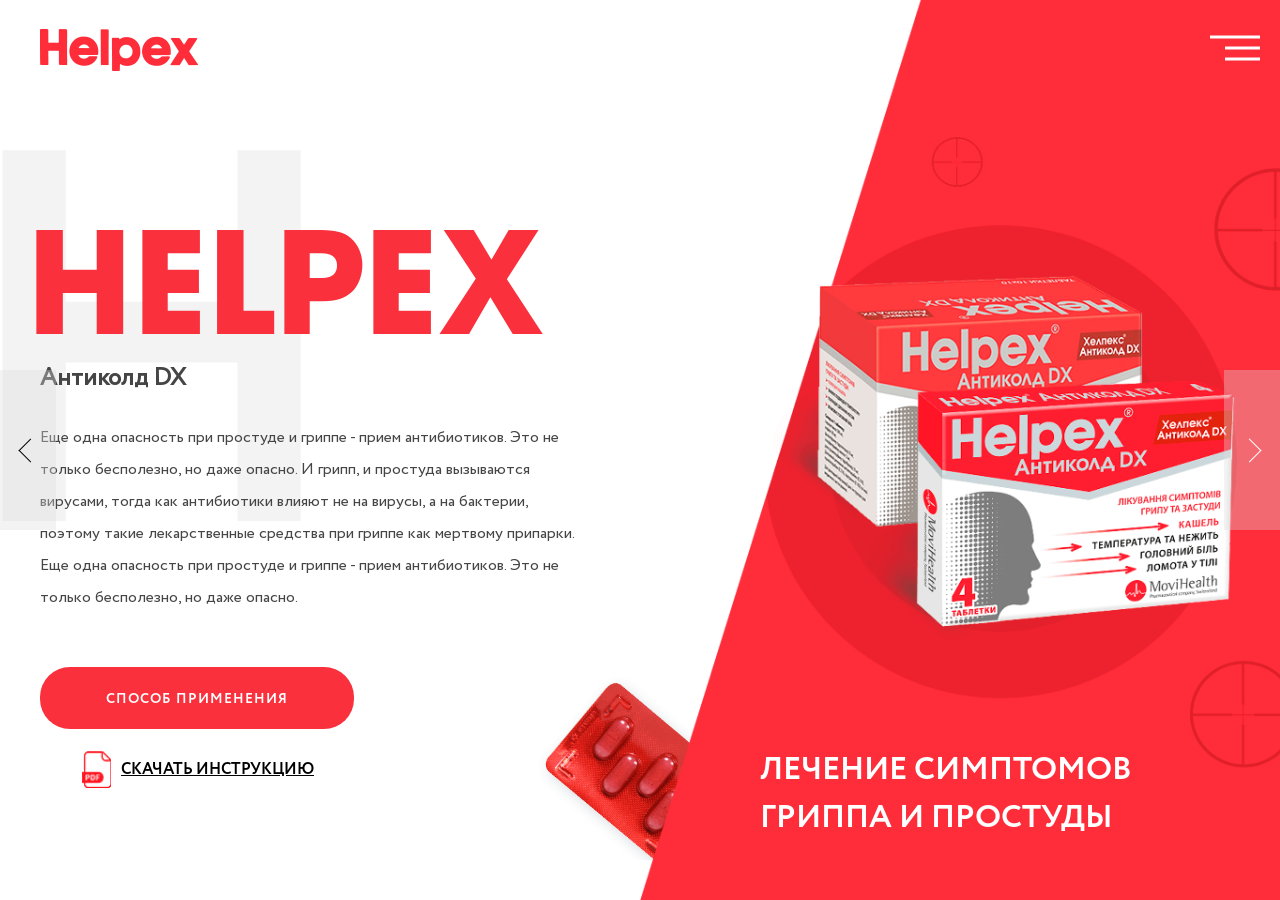
<file: product.html>
<!DOCTYPE html>
<html lang="en">

<head>
    <meta charset="UTF-8" />
    <title>HELPEX</title>
    <link rel="stylesheet" href="public/style.css" />
    <!-- Fix for iOS Safari zooming bug -->
    <meta name="viewport" content="width=device-width,initial-scale=1.0,maximum-scale=1.0,minimum-scale=1.0, user-scalable=no" />
    <meta http-equiv="X-UA-Compatible" content="IE=Edge" />
    <link rel="stylesheet" type="text/css" href="src/slick.css" />
</head>

<body class="product-page" data-product="1" style="display: none;">
    <header class="product-1">
        <div class="container">
            <div class="header-panel__left">
                <a href="index.html" class="logo">
                    <img src="img/logo-red.png" alt="">
                    <img src="img/logo.png" alt="">
                    <img src="img/logo-crimson.png" alt="">
                    <img src="img/logo-dark-blue.png" alt="">
                    <img src="img/logo-orange.png" alt="">
                </a>
            </div>
            <nav class="navigation">
                <ul>
                    <li><a href="index.html">Главная</a></li>
                    <li><a href="o_prostude.html">О простуде</a></li>
                    <li><a href="product.html" class="active">О препарате</a></li>
                    <li><a href="question.html">Вопрос-ответ</a></li>
                    <li><a href="contacts.html">Контакты</a></li>
                    <li><a href="instruction.html">Инструкция</a></li>
                    <li><a href="you_should_know.html">Вы должны знать</a></li>
                </ul>
            </nav>
            <div class="burger" class="opened" data-menu-btn>
                <span></span>
            </div>
        </div>
        <div class="dropdown-menu" data-menu>
            <nav class="navigation">
                <ul>
                    <li><a href="index.html">Главная</a></li>
                    <li><a href="o_prostude.html">О простуде</a></li>
                    <li><a href="product.html" class="active">О препарате</a></li>
                    <li><a href="question.html">Вопрос-ответ</a></li>
                    <li><a href="contacts.html">Контакты</a></li>
                    <li><a href="instruction.html">Инструкция</a></li>
                    <li><a href="you_should_know.html">Вы должны знать</a></li>
                </ul>
            </nav>
        </div>
    </header>
    <main>
        <div class="slider">
            <div class="product-slide product-1">
                <div class="container">
                    <div class="left-side">
                        <div class="product-letter">H</div>
                        <div class="product-title">heLpeX</div>
                        <div class="product-subtitle">Антиколд DX</div>
                        <div class="product-text">
                            Еще одна опасность при простуде и гриппе - прием антибиотиков. Это не только бесполезно, но даже опасно. И грипп, и простуда вызываются вирусами, тогда как антибиотики влияют не на вирусы, а на бактерии, поэтому такие лекарственные средства при гриппе как мертвому припарки. <br>
                            Еще одна опасность при простуде и гриппе - прием антибиотиков. Это не только бесполезно, но даже опасно.
                        </div>
                        <button class="btn btn-product">СПОСОБ ПРИМЕНЕНИЯ <a href="instruction.html"></a></button>
                        <div>
                            <a href="" target="_blank" download><img src="img/pdf-1.png" alt=""> Скачать инструкцию</a>
                        </div>
                    </div>
                    <div class="right-side">
                        <img src="img/pills.png" alt="" class="bottom-img">
                        <!-- <img src="img/helpex-1.png" alt="" class="middle-img"> -->

<!-- 
                        <img src="img/circle-1.png" alt="" class="circle">

                        <img src="img/cross-big.png" alt="" class="cross-big">
                        <img src="img/cross-medium.png" alt="" class="cross-medium">
                        <img src="img/cross-small.png" alt="" class="cross-small"> -->


                        <div class="bottom-text">Лечение симптомов <br>
                            гриппа и простуды</div>
                    </div>
                </div>
            </div>
            <div class="product-slide product-2">
                <div class="container">
                    <div class="left-side">
                        <div class="product-letter">H</div>
                        <div class="product-title">heLpeX</div>
                        <div class="product-subtitle">Эфект мазь</div>
                        <div class="product-text">
                            Еще одна опасность при простуде и гриппе - прием антибиотиков. Это не только бесполезно, но даже опасно. И грипп, и простуда вызываются вирусами, тогда как антибиотики влияют не на вирусы, а на бактерии, поэтому такие лекарственные средства при гриппе как мертвому припарки. <br>
                            Еще одна опасность при простуде и гриппе - прием антибиотиков. Это не только бесполезно, но даже опасно.
                        </div>
                        <button class="btn btn-product">СПОСОБ ПРИМЕНЕНИЯ <a href="instruction.html"></a></button>
                        <div>
                            <a href="" target="_blank" download><img src="img/pdf-2.png" alt=""> Скачать инструкцию</a>
                        </div>
                    </div>
                    <div class="right-side">
                        <img src="img/cone.png" alt="" class="bottom-img">
                        <!-- <img src="img/helpex-2.png" alt="" class="middle-img"> -->

                        <!-- <img src="img/leaf.png" alt="" class="leaf"> -->

                        <div class="bottom-text">Устраняет сухой кашель</div>
                    </div>
                </div>
            </div>
            <div class="product-slide product-3">
                <div class="container">
                    <div class="left-side">
                        <div class="product-letter">H</div>
                        <div class="product-title">heLpeX</div>
                        <div class="product-subtitle">Антиколд НЕО</div>
                        <div class="product-text">
                            Еще одна опасность при простуде и гриппе - прием антибиотиков. Это не только бесполезно, но даже опасно. И грипп, и простуда вызываются вирусами, тогда как антибиотики влияют не на вирусы, а на бактерии, поэтому такие лекарственные средства при гриппе как мертвому припарки. <br>
                            Еще одна опасность при простуде и гриппе - прием антибиотиков. Это не только бесполезно, но даже опасно.
                        </div>
                        <button class="btn btn-product">СПОСОБ ПРИМЕНЕНИЯ <a href="instruction.html"></a></button>
                        <div>
                            <a href="" target="_blank" download><img src="img/pdf-3.png" alt=""> Скачать инструкцию</a>
                        </div>
                    </div>
                    <div class="right-side">
                        <img src="img/lemon&.png" alt="" class="bottom-img">
                        <!-- <img src="img/helpex-3.png" alt="" class="middle-img"> -->
                        <div class="bottom-text">противопростудный чай</div>
                    </div>
                </div>
            </div>
            <div class="product-slide product-4">
                <div class="container">
                    <div class="left-side">
                        <div class="product-letter">H</div>
                        <div class="product-title">heLpeX</div>
                        <div class="product-subtitle">Антиколд НЕО МАКС</div>
                        <div class="product-text">
                            Еще одна опасность при простуде и гриппе - прием антибиотиков. Это не только бесполезно, но даже опасно. И грипп, и простуда вызываются вирусами, тогда как антибиотики влияют не на вирусы, а на бактерии, поэтому такие лекарственные средства при гриппе как мертвому припарки. <br>
                            Еще одна опасность при простуде и гриппе - прием антибиотиков. Это не только бесполезно, но даже опасно.
                        </div>
                        <button class="btn btn-product">СПОСОБ ПРИМЕНЕНИЯ <a href="instruction.html"></a></button>
                        <div>
                            <a href="" target="_blank" download><img src="img/pdf-4.png" alt=""> Скачать инструкцию</a>
                        </div>
                    </div>
                    <div class="right-side">
                        <img src="img/lemon&.png" alt="" class="bottom-img">
                        <!-- <img src="img/helpex-4.png" alt="" class="middle-img"> -->
                        <div class="bottom-text">противопростудный чай</div>
                    </div>
                </div>
            </div>
            <div class="product-slide product-5">
                <div class="container">
                    <div class="left-side">
                        <div class="product-letter">H</div>
                        <div class="product-title">heLpeX</div>
                        <div class="product-subtitle">Антиколд</div>
                        <div class="product-text">
                            Еще одна опасность при простуде и гриппе - прием антибиотиков. Это не только бесполезно, но даже опасно. И грипп, и простуда вызываются вирусами, тогда как антибиотики влияют не на вирусы, а на бактерии, поэтому такие лекарственные средства при гриппе как мертвому припарки. <br>
                            Еще одна опасность при простуде и гриппе - прием антибиотиков. Это не только бесполезно, но даже опасно.
                        </div>
                        <button class="btn btn-product">СПОСОБ ПРИМЕНЕНИЯ <a href="instruction.html"></a></button>
                        <div>
                            <a href="" target="_blank" download><img src="img/pdf-5.png" alt=""> Скачать инструкцию</a>
                        </div>
                    </div>
                    <div class="right-side">
                        <img src="img/pills-2.png" alt="" class="bottom-img">
                        <!-- <img src="img/helpex-5.png" alt="" class="middle-img"> -->

                                         <!-- <img src="img/cross-big.png" alt="" class="cross-big"> -->
                        <!-- <img src="img/cross-medium.png" alt="" class="cross-medium"> -->
                        <!-- <img src="img/cross-small.png" alt="" class="cross-small"> -->


                        <div class="bottom-text">Лечение симптомов <br>
                            гриппа и простуды</div>
                    </div>
                </div>
            </div>
        </div>
    </main>
    <script src="src/jquery-3.3.1.min.js"></script>
    <script src="src/slick.min.js"></script>
    <script src="src/menu.js"></script>
    <script src="src/animate.js"></script>
    <script src="src/product.js"></script>
</body>

</html>
</file>
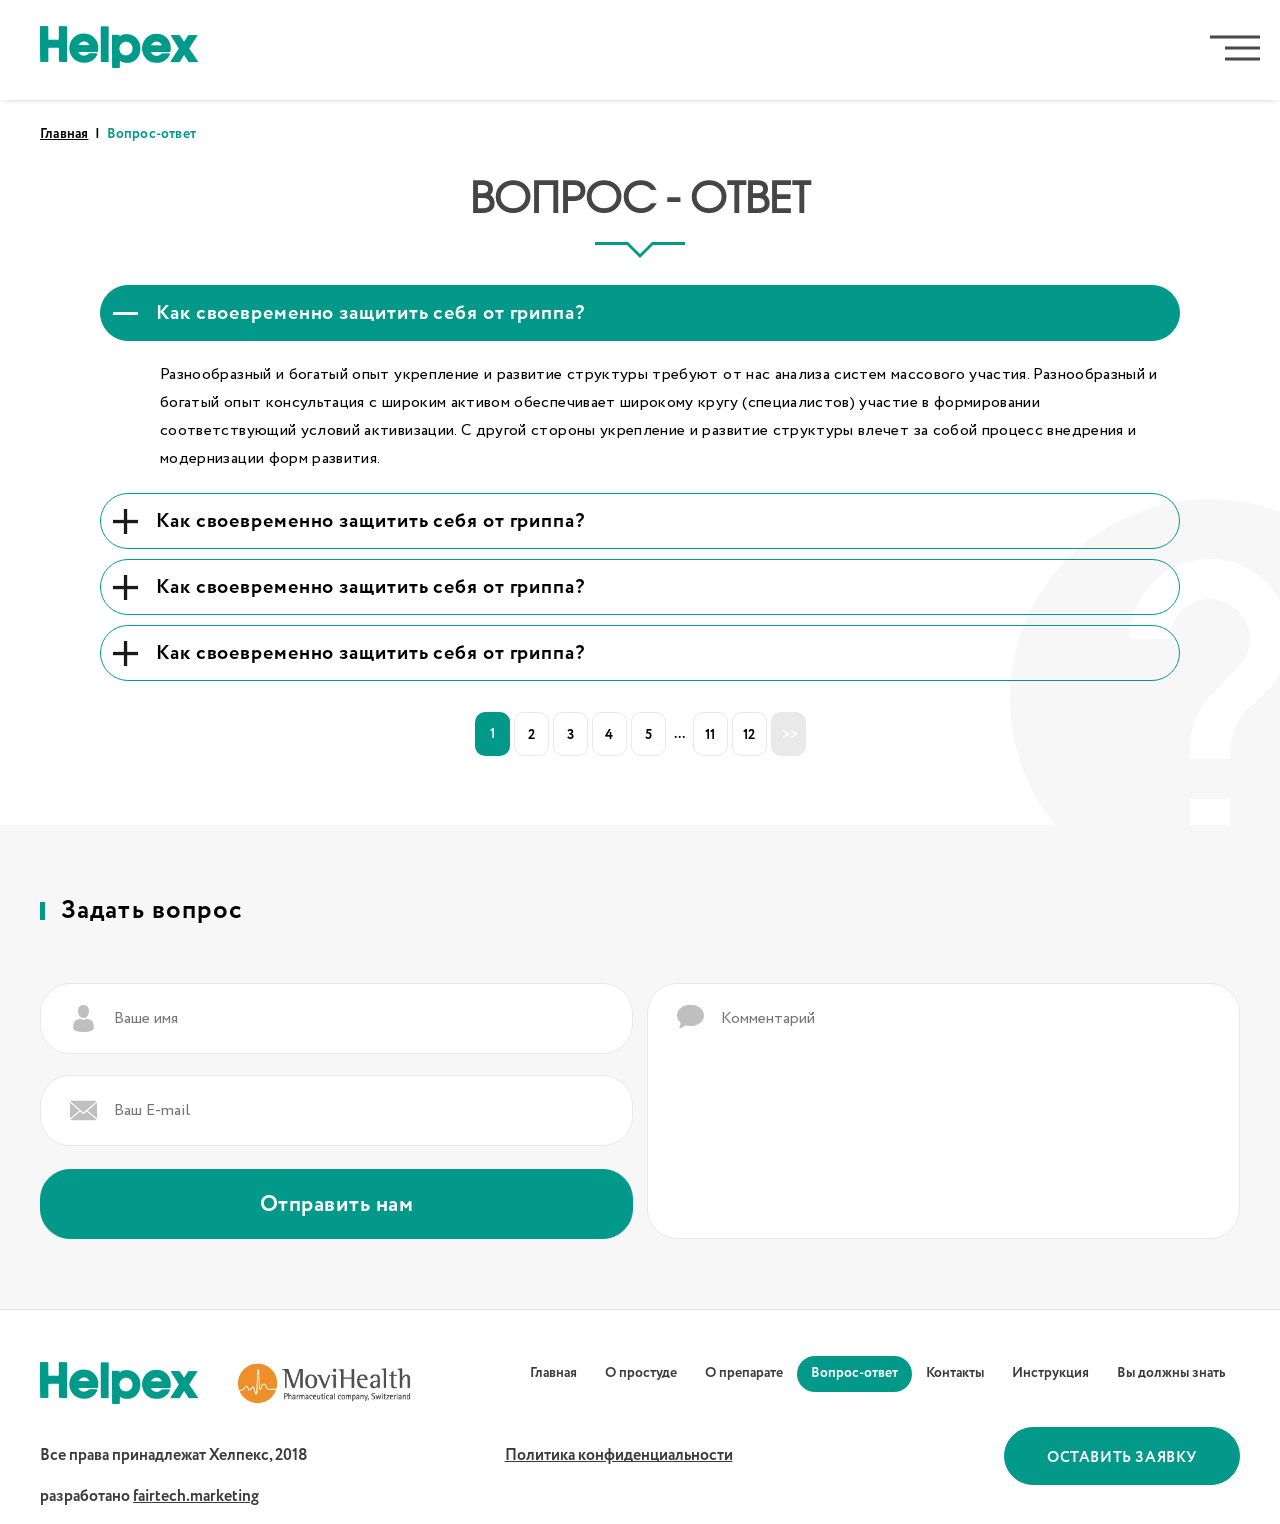
<file: question.html>
<!DOCTYPE html>
<html lang="en">

<head>
    <meta charset="UTF-8" />
    <title>HELPEX</title>
    <link rel="stylesheet" href="public/style.css" />
    <!-- Fix for iOS Safari zooming bug -->
    <meta name="viewport" content="width=device-width,initial-scale=1.0,maximum-scale=1.0,minimum-scale=1.0, user-scalable=no" />
    <meta http-equiv="X-UA-Compatible" content="IE=Edge" />
</head>

<body class="question-page">
    <header>
        <div class="container">
            <div class="header-panel__left">
                <a href="index.html" class="logo"><img src="img/logo.png" alt=""></a>
            </div>
            <nav class="navigation">
                <ul>
                    <li><a href="index.html">Главная</a></li>
                    <li><a href="o_prostude.html">О простуде</a></li>
                    <li><a href="product.html">О препарате</a></li>
                    <li><a href="question.html" class="active">Вопрос-ответ</a></li>
                    <li><a href="contacts.html">Контакты</a></li>
                    <li><a href="instruction.html">Инструкция</a></li>
                    <li><a href="you_should_know.html">Вы должны знать</a></li>
                </ul>
            </nav>
            <div class="burger" class="opened" data-menu-btn>
                <span></span>
            </div>
        </div>
        <div class="dropdown-menu" data-menu>
            <nav class="navigation">
                <ul>
                    <li><a href="index.html">Главная</a></li>
                    <li><a href="o_prostude.html">О простуде</a></li>
                    <li><a href="product.html">О препарате</a></li>
                    <li><a href="question.html" class="active">Вопрос-ответ</a></li>
                    <li><a href="contacts.html">Контакты</a></li>
                    <li><a href="instruction.html">Инструкция</a></li>
                    <li><a href="you_should_know.html">Вы должны знать</a></li>
                </ul>
            </nav>
        </div>
    </header>
    <main>

        <div class="container">
            <div class="breadcrumbs">
                <a class="breadcrumbs__item" href="index.html"><span>Главная</span></a>
                <span class="breadcrumbs__item">Вопрос-ответ</span>
            </div>
            
            <h2 class="title" data-animate><b>Вопрос - ответ</b><span></span></h2>
            <div class="accordion">
                <div class="accordion__header">Как своевременно защитить себя от гриппа? </div>    
                <div class="accordion__content">
                    Разнообразный и богатый опыт укрепление и развитие структуры требуют от нас анализа систем массового участия. Разнообразный и богатый опыт консультация с широким активом обеспечивает широкому кругу (специалистов) участие в формировании соответствующий условий активизации. С другой стороны укрепление и развитие структуры влечет за собой процесс внедрения и
                    модернизации форм развития.
                </div>         
                <div class="accordion__header">Как своевременно защитить себя от гриппа? </div>  
                <div class="accordion__content">
                    Разнообразный и богатый опыт укрепление и развитие структуры требуют от нас анализа систем массового участия. Разнообразный и богатый опыт консультация с широким активом обеспечивает широкому кругу (специалистов) участие в формировании соответствующий условий активизации. С другой стороны укрепление и развитие структуры влечет за собой процесс внедрения и
                    модернизации форм развития.
                </div>       
                <div class="accordion__header">Как своевременно защитить себя от гриппа? </div>  
                <div class="accordion__content">
                    Разнообразный и богатый опыт укрепление и развитие структуры требуют от нас анализа систем массового участия. Разнообразный и богатый опыт консультация с широким активом обеспечивает широкому кругу (специалистов) участие в формировании соответствующий условий активизации. С другой стороны укрепление и развитие структуры влечет за собой процесс внедрения и
                    модернизации форм развития.
                </div>       
                <div class="accordion__header">Как своевременно защитить себя от гриппа? </div>   
                <div class="accordion__content">
                    Разнообразный и богатый опыт укрепление и развитие структуры требуют от нас анализа систем массового участия. Разнообразный и богатый опыт консультация с широким активом обеспечивает широкому кругу (специалистов) участие в формировании соответствующий условий активизации. С другой стороны укрепление и развитие структуры влечет за собой процесс внедрения и
                    модернизации форм развития.
                </div>            
            </div>
            <div class="pagination">
                <div class="pagination__item active">1</div>
                <div class="pagination__item">2</div>
                <div class="pagination__item">3</div>
                <div class="pagination__item">4</div>
                <div class="pagination__item">5</div>
                <div class="pagination__item dots">...</div>
                <div class="pagination__item">11</div>
                <div class="pagination__item">12</div>
                <div class="pagination__item next">>></div>
            </div>

            <img src="img/help-round-button.svg" alt="" class="mark">
   
        </div>

        <div class="bottom-block">
            <div class="container">

                <form class="contact-form">
                    <div class="contact-form__title">Задать вопрос</div>
                    <div class="contact-form__inputs">
                        <div class="input">
                            <img src="img/man-user.svg" alt="">
                            <input type="text" placeholder="Ваше имя" required>
                        </div>
                        
                        <div class="input">
                            <img src="img/email.svg" alt="">
                            <input type="email" placeholder="Ваш E-mail" required>
                        </div>
                        <button type="submit" class="btn btn-contact">Отправить нам</button>
                    </div>
                    <div class="textarea">
                        <img src="img/conversation.svg" alt="">
                        <textarea placeholder="Комментарий" required></textarea>
                    </div>
                </form>
            </div>
        </div>
    </main>
    <footer>
        <div class="container">
            <div>
                <div>
                    <a href="index.html" class="logo">
                        <img src="img/logo.png" alt="">
                    </a>
                    <a href="http://www.movi-health.com.ua/" class="movi" target="_blank">
                        <img src="img/movi.png" alt="">
                    </a>
                </div>
                <nav class="navigation">
                    <ul>
                        <li><a href="index.html">Главная</a></li>
                        <li><a href="o_prostude.html">О простуде</a></li>
                        <li><a href="product.html">О препарате</a></li>
                        <li><a href="question.html" class="active">Вопрос-ответ</a></li>
                        <li><a href="contacts.html">Контакты</a></li>
                        <li><a href="instruction.html">Инструкция</a></li>
                        <li><a href="you_should_know.html">Вы должны знать</a></li>
                    </ul>
                </nav>
            </div>
            <div>
                <div class="copyright">Все права принадлежат Хелпекс, 2018</div>
                <a href="" class="policy">Политика конфиденциальности</a>
                <button class="btn btn-order" data-modal="modal-application">Оставить заявку</button>
            </div>
            <div class="designed">
                разработано <a href="https://fairtech-marketing.com.ua/" target="_blank">fairtech.marketing</a>
            </div>
        </div>
    </footer>
    <div class="modal-overlay"></div>
    <div class="modal" data-modal-id="modal-application">
        <div class="modal-body">
            <div class="modal-close">
                <svg id="close-btn" height="357px" viewBox="0 0 357 357" >
                    <polygon points="357,35.7 321.3,0 178.5,142.8 35.7,0 0,35.7 142.8,178.5 0,321.3 35.7,357 178.5,214.2 321.3,357 357,321.3 
                            214.2,178.5"/>
                </svg>
            </div>
            <form class="contact-form" id="modal-form">
                <div class="modal-title">Оставить заявку</div>
                <div class="contact-form__inputs">
                    <div class="input">
                        <input type="text" placeholder="Ваше имя" required>
                    </div>
                    <div class="input">
                        <input type="text" placeholder="Ваш телефон" required>
                    </div>
                    <button type="submit" class="btn btn-contact">Оставить заявку</button>
                </div>
            </form>
        </div>
    </div>
    <div class="modal" data-modal-id="modal-thanks">
        <div class="modal-body">
            <div class="modal-close">
                <svg id="close-btn" height="357px" viewBox="0 0 357 357" >
                    <polygon points="357,35.7 321.3,0 178.5,142.8 35.7,0 0,35.7 142.8,178.5 0,321.3 35.7,357 178.5,214.2 321.3,357 357,321.3 
                            214.2,178.5"/>
                </svg>
            </div>
            <div class="modal-title">Спасибо за заявку</div>
            <div class="modal-text">
                Наш менеджер свяжеться с Вами в течении <br>
                15 минут ожидайте звонка
            </div>
        </div>
    </div>
    <script src="src/jquery-3.3.1.min.js"></script>

    <script src="src/menu.js"></script>
    <script src="src/modal.js"></script>
    <script src="src/animate.js"></script>
    <script src="src/question.js"></script>
</body>

</html>
</file>
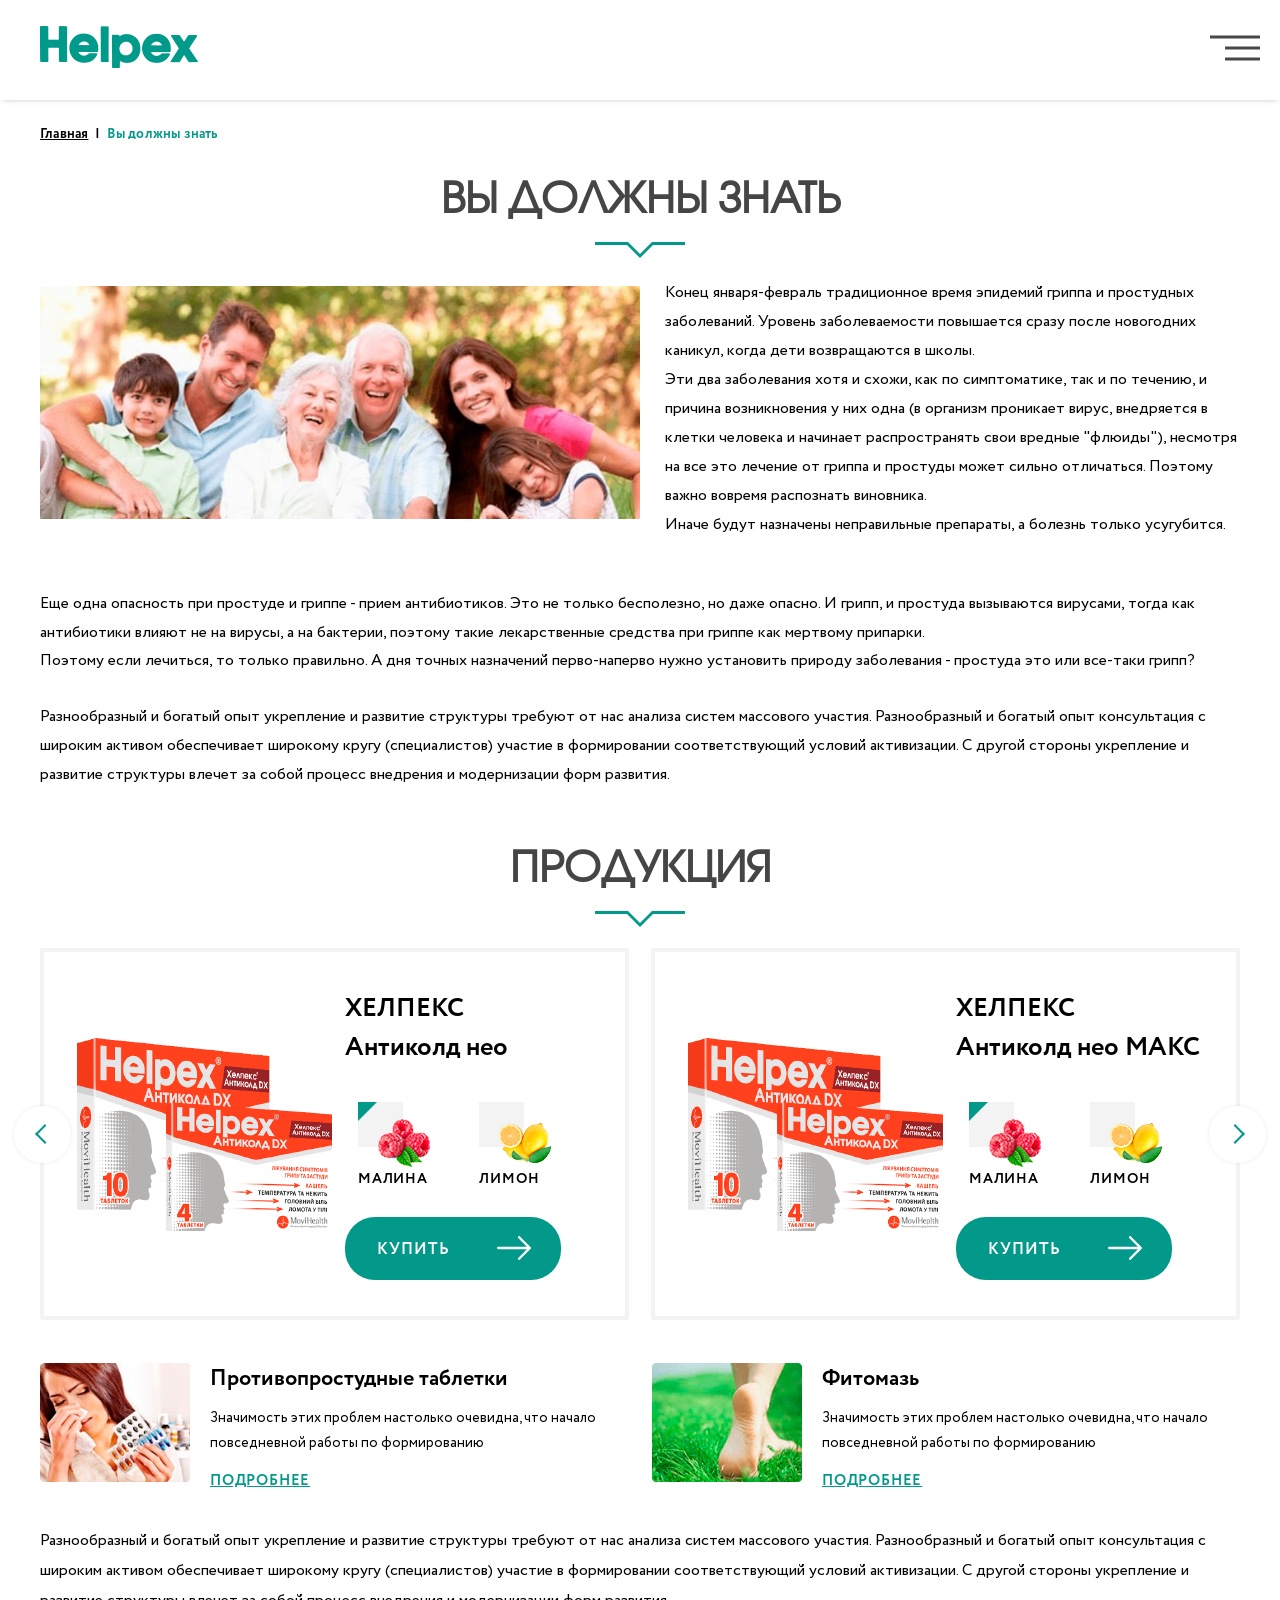
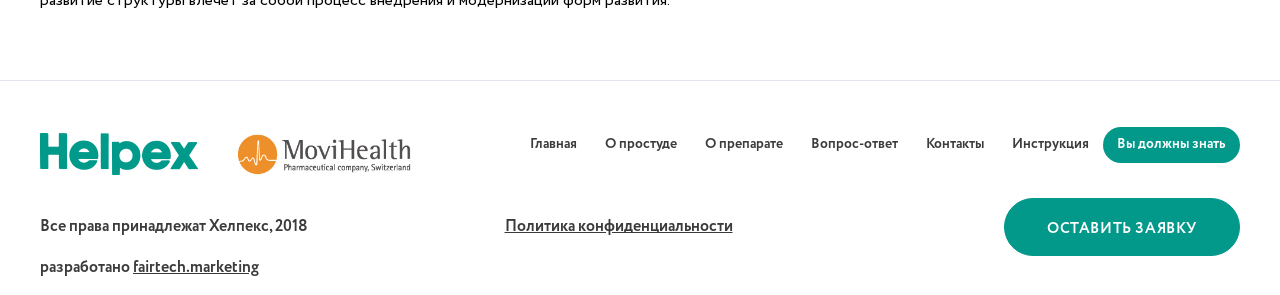
<file: you_should_know.html>
<!DOCTYPE html>
<html lang="en">

<head>
    <meta charset="UTF-8" />
    <title>HELPEX</title>
    <link rel="stylesheet" href="public/style.css" />
    <!-- Fix for iOS Safari zooming bug -->
    <meta name="viewport" content="width=device-width,initial-scale=1.0,maximum-scale=1.0,minimum-scale=1.0, user-scalable=no" />
    <meta http-equiv="X-UA-Compatible" content="IE=Edge" />
    <link rel="stylesheet" type="text/css" href="src/slick.css" />
</head>

<body class="you-should-know-page">
    <header>
        <div class="container">
            <div class="header-panel__left">
                <a href="index.html" class="logo"><img src="img/logo.png" alt=""></a>
            </div>
            <nav class="navigation">
                <ul>
                    <li><a href="index.html">Главная</a></li>
                    <li><a href="o_prostude.html">О простуде</a></li>
                    <li><a href="product.html">О препарате</a></li>
                    <li><a href="question.html">Вопрос-ответ</a></li>
                    <li><a href="contacts.html">Контакты</a></li>
                    <li><a href="instruction.html">Инструкция</a></li>
                    <li><a href="you_should_know.html" class="active">Вы должны знать</a></li>
                </ul>
            </nav>
            <div class="burger" class="opened" data-menu-btn>
                <span></span>
            </div>
        </div>
        <div class="dropdown-menu" data-menu>
            <nav class="navigation">
                <ul>
                    <li><a href="index.html">Главная</a></li>
                    <li><a href="o_prostude.html">О простуде</a></li>
                    <li><a href="product.html">О препарате</a></li>
                    <li><a href="question.html">Вопрос-ответ</a></li>
                    <li><a href="contacts.html">Контакты</a></li>
                    <li><a href="instruction.html">Инструкция</a></li>
                    <li><a href="you_should_know.html" class="active">Вы должны знать</a></li>
                </ul>
            </nav>
        </div>
    </header>
    <main>
        <div class="container">
            <div class="breadcrumbs">
                <a class="breadcrumbs__item" href="index.html"><span>Главная</span></a>
                <span class="breadcrumbs__item">Вы должны знать</span>
            </div>
            <h2 class="title" data-animate><b>Вы должны знать</b><span></span></h2>
            <div class="intro">
                <img src="img/you-should-img.jpg" alt="">
                <p>
                    Конец января-февраль традиционное время эпидемий гриппа и простудных заболеваний. Уровень заболеваемости повышается сразу после новогодних каникул, когда дети возвращаются в школы. <br>
                    Эти два заболевания хотя и схожи, как по симптоматике, так и по течению, и причина возникновения у них одна (в организм проникает вирус, внедряется в клетки человека и начинает распространять свои вредные "флюиды"), несмотря на все это лечение от гриппа и простуды может сильно отличаться. Поэтому важно вовремя распознать виновника.
                    <br> Иначе будут назначены неправильные препараты, а болезнь только усугубится.
                </p>
                <br>
                <p>Еще одна опасность при простуде и гриппе - прием антибиотиков. Это не только бесполезно, но даже опасно. И грипп, и простуда вызываются вирусами, тогда как антибиотики влияют не на вирусы, а на бактерии, поэтому такие лекарственные средства при гриппе как мертвому припарки. <br>
                    Поэтому если лечиться, то только правильно. А дня точных назначений перво-наперво нужно установить природу заболевания - простуда
                    это или все-таки грипп?</p>
                <p>
                    Разнообразный и богатый опыт укрепление и развитие структуры требуют от нас анализа систем массового участия. Разнообразный и богатый опыт консультация с широким активом обеспечивает широкому кругу (специалистов) участие в формировании соответствующий условий активизации. С другой стороны укрепление и развитие структуры влечет за собой процесс внедрения и модернизации форм развития.
                </p>
            </div>
            <h2 class="title" data-animate><b>Продукция</b><span></span></h2>
            <div class="product-slider">
                <div class="product-slider__item">
                    <img src="img/helpex.png" alt="">
                    <div>
                        <div class="product-slider__item--title">
                            ХЕЛПЕКС
                            <span> Антиколд нео</span>
                        </div>
                        <div class="product-slider__item--composition">
                            <img src="img/raspberry.png" alt="">
                            малина
                        </div>
                        <div class="product-slider__item--composition">
                            <img src="img/lemon.png" alt="">
                            лимон
                        </div>
                        <button class="btn btn-buy">Купить</button>
                    </div>
                </div>
                <div class="product-slider__item">
                    <img src="img/helpex.png" alt="">
                    <div>
                        <div class="product-slider__item--title">
                            ХЕЛПЕКС
                            <span> Антиколд нео МАКС</span>
                        </div>
                        <div class="product-slider__item--composition">
                            <img src="img/raspberry.png" alt="">
                            малина
                        </div>
                        <div class="product-slider__item--composition">
                            <img src="img/lemon.png" alt="">
                            лимон
                        </div>
                        <button class="btn btn-buy">Купить</button>
                    </div>
                </div>
                <div class="product-slider__item">
                    <img src="img/helpex.png" alt="">
                    <div>
                        <div class="product-slider__item--title">
                            ХЕЛПЕКС
                            <span> Антиколд нео МАКС</span>
                        </div>
                        <div class="product-slider__item--composition">
                            <img src="img/raspberry.png" alt="">
                            малина
                        </div>
                        <div class="product-slider__item--composition">
                            <img src="img/lemon.png" alt="">
                            лимон
                        </div>
                        <button class="btn btn-buy">Купить</button>
                    </div>
                </div>
            </div>
            <div class="product-list">
                <div class="product-list__item">
                    <img src="img/product-img-1.png" alt="">
                    <div>
                        <div class="product-list__item--title">Противопростудные таблетки</div>
                        <div class="product-list__item--descr">Значимость этих проблем настолько очевидна, что начало повседневной работы по формированию </div>
                        <a href="" class="more-link ">Подробнее</a>
                    </div>
                </div>
                <div class="product-list__item">
                    <img src="img/product-img-2.png" alt="">
                    <div>
                        <div class="product-list__item--title">Фитомазь</div>
                        <div class="product-list__item--descr">Значимость этих проблем настолько очевидна, что начало повседневной работы по формированию </div>
                        <a href="" class="more-link ">Подробнее</a>
                    </div>
                </div>
            </div>
            <div class="bottom-text">
                Разнообразный и богатый опыт укрепление и развитие структуры требуют от нас анализа систем массового участия. Разнообразный и богатый опыт консультация с широким активом обеспечивает широкому кругу (специалистов) участие в формировании соответствующий условий активизации. С другой стороны укрепление и развитие структуры влечет за собой процесс внедрения и модернизации форм развития.
            </div>
        </div>
    </main>
    <footer>
        <div class="container">
            <div>
                <div>
                    <a href="index.html" class="logo">
                        <img src="img/logo.png" alt="">
                    </a>
                    <a href="http://www.movi-health.com.ua/" class="movi" target="_blank">
                        <img src="img/movi.png" alt="">
                    </a>
                </div>
                <nav class="navigation">
                    <ul>
                        <li><a href="index.html">Главная</a></li>
                        <li><a href="o_prostude.html">О простуде</a></li>
                        <li><a href="product.html">О препарате</a></li>
                        <li><a href="question.html">Вопрос-ответ</a></li>
                        <li><a href="contacts.html">Контакты</a></li>
                        <li><a href="instruction.html">Инструкция</a></li>
                        <li><a href="you_should_know.html" class="active">Вы должны знать</a></li>
                    </ul>
                </nav>
            </div>
            <div>
                <div class="copyright">Все права принадлежат Хелпекс, 2018</div>
                <a href="" class="policy">Политика конфиденциальности</a>
                <button class="btn btn-order" data-modal="modal-application">Оставить заявку</button>
            </div>
            <div class="designed">
                разработано <a href="https://fairtech-marketing.com.ua/" target="_blank">fairtech.marketing</a>
            </div>
        </div>
    </footer>
    <div class="modal-overlay"></div>
    <div class="modal" data-modal-id="modal-application">
        <div class="modal-body">
            <div class="modal-close">
                <svg id="close-btn" height="357px" viewBox="0 0 357 357" >
                    <polygon points="357,35.7 321.3,0 178.5,142.8 35.7,0 0,35.7 142.8,178.5 0,321.3 35.7,357 178.5,214.2 321.3,357 357,321.3 
                            214.2,178.5"/>
                </svg>
            </div>
            <form class="contact-form" id="modal-form">
                <div class="modal-title">Оставить заявку</div>
                <div class="contact-form__inputs">
                    <div class="input">
                        <input type="text" placeholder="Ваше имя" required>
                    </div>
                    <div class="input">
                        <input type="text" placeholder="Ваш телефон" required>
                    </div>
                    <button type="submit" class="btn btn-contact">Оставить заявку</button>
                </div>
            </form>
        </div>
    </div>
    <div class="modal" data-modal-id="modal-thanks">
        <div class="modal-body">
            <div class="modal-close">
                <svg id="close-btn" height="357px" viewBox="0 0 357 357" >
                    <polygon points="357,35.7 321.3,0 178.5,142.8 35.7,0 0,35.7 142.8,178.5 0,321.3 35.7,357 178.5,214.2 321.3,357 357,321.3 
                            214.2,178.5"/>
                </svg>
            </div>
            <div class="modal-title">Спасибо за заявку</div>
            <div class="modal-text">
                Наш менеджер свяжеться с Вами в течении <br>
                15 минут ожидайте звонка
            </div>
        </div>
    </div>
    <script src="src/jquery-3.3.1.min.js"></script>
    <script src="src/slick.min.js"></script>
    <script src="src/menu.js"></script>
    <script src="src/modal.js"></script>
    <script src="src/animate.js"></script>
    <script src="src/you-should-know.js"></script>
</body>

</html>
</file>
<file: public/style.css>
@charset "UTF-8";*{padding:0;margin:0;box-sizing:border-box}body,html{width:100%;height:100%}ul{list-style:none}a{color:inherit;text-decoration:none}footer{border-top:1px solid #e2e5ed;position:relative;height:215px;overflow:hidden}footer .logo{margin-right:40px;margin-top:10px}@media screen and (max-width:1024px){footer .logo{margin-top:0}}@media screen and (max-width:1024px){footer .logo img{max-width:130px;margin-top:0}}@media screen and (max-width:768px){footer .logo img{max-width:100px}}footer .movi{margin-top:10px}@media screen and (max-width:1024px){footer .movi{margin-top:0}}footer .movi img{max-width:180px}@media screen and (max-width:1024px){footer .movi img{max-width:130px}}footer .navigation{margin-top:-15px}footer .navigation ul li{margin:0}footer .navigation ul li a{padding:9px 21px 7px;font-size:16px;white-space:nowrap}@media screen and (max-width:1280px){footer .navigation ul li a{padding:7px 14px 9px;font-size:14px}}footer .container{display:flex;flex-wrap:wrap;align-content:center;height:100%}@media screen and (max-width:768px){footer .container{padding:20px}}footer .container>div:first-child{width:100%;display:flex;justify-content:space-between;align-items:center;margin-top:20px}@media screen and (max-width:1024px){footer .container>div:first-child{margin-top:0}}footer .container>div:first-child>div{display:flex;align-items:center;flex-wrap:wrap}@media screen and (max-width:1024px){footer .container>div:first-child>div{width:100%;align-items:center;justify-content:space-between}}footer .container>div:nth-child(2){display:flex;width:100%;justify-content:space-between;align-items:center;margin-top:10px;flex-wrap:wrap}@media screen and (max-width:768px){footer .container>div:nth-child(2) .copyright{width:100%;order:1}}@media screen and (max-width:768px){footer .container>div:nth-child(2) .policy{order:2}}footer .designed{color:#3b3b3b}footer .designed a{text-decoration:underline}@media screen and (max-width:768px){footer .designed{font-size:14px}}footer .copyright{color:#3b3b3b;font-size:16px}@media screen and (max-width:768px){footer .copyright{font-size:14px}}footer .policy{text-decoration:underline;color:#3b3b3b;margin-left:-75px}@media screen and (max-width:1024px){footer .policy{margin:0 20px}}@media screen and (max-width:768px){footer .policy{font-size:14px;margin:8px 0;width:100%}}@media screen and (max-width:1024px){footer .btn{margin:20px auto;padding:15px 30px 13px;font-size:14px}}@media screen and (max-width:768px){footer .btn{margin:0 auto 20px}}header{position:absolute;left:0;top:0;z-index:10;height:100px;width:100%;background:#fff;z-index:100}@media screen and (max-width:1024px){header{height:70px}}@media screen and (max-width:768px){header{height:60px}}@media screen and (max-width:480px){header{height:50px}}header:before{bottom:5px;z-index:1;background:#fff}header:after,header:before{content:"";width:100%;left:0;position:absolute;height:10px}header:after{bottom:0;z-index:-1;box-shadow:0 0 7px -3px #666}header .container{position:relative;z-index:1;height:100%;display:flex;justify-content:space-between;align-items:center}header .logo img{width:100%}@media screen and (max-width:1024px){header .logo img{max-width:130px;margin-top:8px}}@media screen and (max-width:768px){header .logo img{max-width:100px}}header .navigation{height:100%;margin-right:100px;transition:.4s;-webkit-transform:translateY(-200px);transform:translateY(-200px)}header .navigation.opened{-webkit-transform:translateY(0);transform:translateY(0)}@media screen and (max-width:1024px){.navigation{display:none}}.navigation>ul{justify-content:center}.navigation>ul,.navigation>ul li{display:flex;align-items:center;height:100%}.navigation>ul li{font-size:14px;font-weight:500;position:relative;margin:0 5px}@media screen and (max-width:1280px){.navigation>ul li{margin:0}}.navigation>ul li:hover ul{opacity:1;visibility:visible}.navigation>ul li a{color:#3b3b3b;transition:.2s;font-size:16px;border-radius:20px;padding:9px 25px 7px;display:block;position:relative}@media screen and (max-width:1600px){.navigation>ul li a{padding:7px 19px 9px}}@media screen and (max-width:1440px){.navigation>ul li a{font-size:14px;padding:7px 15px 9px}}@media screen and (max-width:1280px){.navigation>ul li a{padding:5px 10px 7px}}.navigation>ul li a.active,.navigation>ul li a:hover{background:#02998a;color:#fff}.burger{width:35px;height:30px;position:absolute;right:44px;z-index:10;transition:all .2s linear;margin-left:0;margin-top:0;cursor:pointer}@media screen and (max-width:1440px){.burger{right:20px}}@media screen and (max-width:1024px){.burger{display:block}}@media screen and (max-width:768px){.burger{width:30px;margin-top:3px}}.burger.opened span{width:35px;background:#02998a}.burger.opened span:before{width:25px;background:#02998a}.burger.opened span:after{background:#02998a;width:45px}.burger span{position:relative;width:100%;display:inline-block;-webkit-transform:translateY(-50%);transform:translateY(-50%)}.burger span,.burger span:before{height:3px;background:#484848;transition:all .2s linear}.burger span:before{content:"";display:block;width:calc(100% + 15px);position:absolute;right:0;top:-11px}@media screen and (max-width:768px){.burger span:before{top:-9px}}.burger span:after{content:"";display:block;width:100%;height:3px;background:#484848;position:absolute;right:0;top:11px;transition:all .2s linear}@media screen and (max-width:768px){.burger span:after{top:9px}}.dropdown-menu{opacity:0;visibility:hidden;position:absolute;width:100%;background:#fff;padding:20px;left:0;top:0;transition:.2s;box-shadow:0 10px 5px rgba(0,0,0,.25);text-align:center;will-change:transform;z-index:-1}.dropdown-menu .navigation{-webkit-transform:none;transform:none}@media screen and (min-width:1025px){.dropdown-menu{display:none}}.dropdown-menu.opened{opacity:1;visibility:visible;top:70px}@media screen and (max-width:768px){.dropdown-menu.opened{top:60px}}@media screen and (max-width:480px){.dropdown-menu.opened{top:50px}}.dropdown-menu .btn{display:none}@media screen and (max-width:480px){.dropdown-menu .btn{display:block;margin:0 auto 20px}}.dropdown-menu nav{width:100%;padding:0}@media screen and (max-width:1024px){.dropdown-menu nav{display:block}}.dropdown-menu nav ul{display:block}.dropdown-menu nav ul li{width:100%;justify-content:center;display:flex;margin:4px 0}.dropdown-menu nav ul li a{padding:10px 14px}@media screen and (max-width:480px){.dropdown-menu nav ul li a{font-size:14px}}.dropdown-menu nav ul li a span{padding:0}.dropdown-menu nav ul li a span:after{bottom:-5px}.btn{outline:none;cursor:pointer;transition:.1s;font-family:CRC65,sans-serif}.btn:active{-webkit-transform:translateY(1px);transform:translateY(1px)}.btn-order{padding:19px 42px 15px;background:#02998a;text-transform:uppercase;font-size:15px;display:flex;font-weight:600;letter-spacing:.6px;color:#fff;position:relative;border-radius:30px;text-align:center;border:1px solid #02998a}.btn-order:hover{color:#02998a;background:none}.btn-contact{padding:19px 42px 17px;background:#02998a;font-size:22px;display:flex;font-weight:600;width:100%;letter-spacing:.5px;color:#fff;position:relative;border-radius:30px;text-align:center;border:1px solid #02998a;justify-content:center}.btn-contact:hover{color:#02998a;background:none}.btn-supplier{color:#fff;padding:17px 32px 15px;background:none;font-size:22px;display:flex;font-weight:300;letter-spacing:0;color:#02998a;border-radius:50px;text-align:center;border:2px solid #02998a;justify-content:center;position:relative}@media screen and (max-width:768px){.btn-supplier{padding:13px 25px 14px;font-size:18px}}.btn-supplier a{position:absolute;left:0;top:0;width:100%;height:100%}.btn-buy,.btn-supplier:hover{color:#fff;background:#02998a}.btn-buy{border:none;text-transform:uppercase;padding:21px 36px 19px 32px;border-radius:30px;font-size:16px;font-weight:600;letter-spacing:1px;position:relative;text-align:left}.btn-buy:after{content:"";position:absolute;top:0;bottom:0;right:30px;margin:auto;width:42px;height:34px;background:url(../img/left-arrow.svg) no-repeat;background-size:contain;-webkit-transform:rotate(180deg);transform:rotate(180deg)}.btn-product{text-transform:uppercase;padding:21px 65px 19px;background:#fa303c;border-radius:30px;border:1px solid transparent;color:#fff;font-size:14px;font-weight:600;letter-spacing:1px;position:relative;text-align:left}.btn-product a{position:absolute;left:0;top:0;width:100%;height:100%}@font-face{font-family:AVENIRNEXTCYR;src:url(../fonts/AVENIRNEXTCYR-REGULAR.TTF)}@font-face{font-family:AVENIRNEXTCYR;src:url(../fonts/AvenirLTStd\ Black.otf);font-weight:800;font-style:normal}@font-face{font-family:AVENIRNEXTCYR;src:url(../fonts/AVENIRNEXTCYR-BOLD.TTF);font-weight:600;font-style:normal}@font-face{font-family:AVENIRNEXTCYR;src:url(../fonts/AVENIRNEXTCYR-MEDIUM.TTF);font-weight:500;font-style:normal}@font-face{font-family:AVENIRNEXTCYR;src:url(../fonts/AVENIRNEXTCYR-REGULAR.TTF);font-weight:400;font-style:normal}@font-face{font-family:AVENIRNEXTCYR;src:url(../fonts/AVENIRNEXTCYR-LIGHT.TTF);font-weight:300;font-style:normal}@font-face{font-family:AvantGardeCTT;src:url(../fonts/AvantGardeCTT.ttf);font-style:normal}@font-face{font-family:Avant Garde;src:url("../fonts/ITC Avant Garde Gothic LT Bold.otf");font-style:normal}@font-face{font-family:AvenirLTStd;src:url(../fonts/AvenirLTStd\ Black.otf);font-style:normal}@font-face{font-family:circe;src:url(../fonts/Circe-Bold.ttf);font-style:normal}@font-face{font-family:circe;src:url(../fonts/Circe-Regular.ttf);font-style:normal}@font-face{font-family:CRC65;src:url(../fonts/CRC65.otf);font-style:normal}.modal[data-modal-id=modal-thanks] .modal-body{width:100%;max-width:508px;height:205px;padding:55px 60px}@media screen and (max-width:768px){.modal[data-modal-id=modal-thanks] .modal-body{height:190px}.modal[data-modal-id=modal-thanks] .modal-body br{display:none}}@media screen and (max-width:480px){.modal[data-modal-id=modal-thanks] .modal-body{padding:55px 30px}}.modal[data-modal-id=modal-thanks] .modal-title{margin-bottom:0}.modal[data-modal-id=modal-application] .modal-body{width:100%;max-width:508px;height:400px}.modal[data-modal-id=modal-application] .contact-form{padding:58px 69px}@media screen and (max-width:480px){.modal[data-modal-id=modal-application] .contact-form{padding:55px 30px}}.modal[data-modal-id=modal-application] .contact-form .input+.input{margin-top:11px}.modal[data-modal-id=modal-application] .contact-form input,.modal[data-modal-id=modal-application] .contact-form textarea{padding:18px 28px;font-size:14px;border-color:#c6c6c6}.modal[data-modal-id=modal-application] .contact-form__inputs{width:100%}.modal[data-modal-id=modal-application] .contact-form .btn{padding:20px 20px 18px;font-size:14px;text-transform:uppercase}.modal.opened .modal-body{opacity:1;visibility:visible}.modal-close{position:absolute;right:17px;top:15px;font-size:19px;cursor:pointer}.modal-close svg{width:14px;height:14px;display:block}.modal-overlay{transition:.2s;position:fixed;top:0;left:0;width:100%;height:100%;background:hsla(0,0%,100%,.9);z-index:999;opacity:0;visibility:hidden}.modal-overlay.opened{opacity:1;visibility:visible}.modal.opened .modal-body{display:block}.modal-body{transition:.2s;background:#fff;position:fixed;top:0;left:0;right:0;bottom:0;margin:auto;opacity:0;visibility:hidden;z-index:999;border-radius:15px;box-shadow:0 0 32px -22px #000}.modal-title{font-weight:600;width:100%;text-align:center;font-size:36px;letter-spacing:.1px;text-transform:uppercase;padding:0;margin-bottom:24px;font-family:circe}@media screen and (max-width:768px){.modal-title{font-size:28px}}@media screen and (max-width:375px){.modal-title{font-size:24px}}.modal-title:after{content:none}.modal-text{font-size:16px;text-align:center;font-family:circe}.home-page[data-theme="1"] .logo img:first-child{display:block}.home-page[data-theme="1"] .modal-close{fill:#fa303c}.home-page[data-theme="1"] .btn-contact,.home-page[data-theme="1"] .btn-order{background:#fa303c;border-color:#fa303c}.home-page[data-theme="1"] .btn-contact:hover,.home-page[data-theme="1"] .btn-order:hover{color:#fa303c;background:none}.home-page[data-theme="1"] .burger.opened span,.home-page[data-theme="1"] .burger.opened span:after,.home-page[data-theme="1"] .burger.opened span:before,.home-page[data-theme="1"] .navigation>ul li a.active,.home-page[data-theme="1"] .navigation>ul li a:hover,.home-page[data-theme="1"] .slick-slider-wrapper .slick-next.slick-arrow,.home-page[data-theme="1"] .slick-slider-wrapper .slick-prev.slick-arrow,.home-page[data-theme="1"] .slick-slider-wrapper .slider-for .slick-dots li button,.home-page[data-theme="1"] .slick-slider-wrapper .slider-nav .slick__item:after,.home-page[data-theme="1"] .slick-slider-wrapper .slider-nav__buttons .next,.home-page[data-theme="1"] .slick-slider-wrapper .slider-nav__buttons .prev,.home-page[data-theme="1"] .text-slider .slick-dots li.slick-active button,.home-page[data-theme="1"] .title span{background:#fa303c}.home-page[data-theme="1"] .more-link,.home-page[data-theme="1"] .slick-slider-wrapper .slider-for .slick-slide__title,.home-page[data-theme="1"] .text-slider:after{color:#fa303c}.home-page[data-theme="1"] .title span:before{border-top-color:#fa303c}.home-page[data-theme="1"] .disease__list_item:nth-child(odd) .disease__list_item--line.first{border-right:5px solid #fa303c;border-top:5px solid #fa303c}.home-page[data-theme="1"] .disease__list_item:nth-child(odd) .disease__list_item--line.last{border-right:5px solid #fa303c;border-bottom:5px solid #fa303c}.home-page[data-theme="1"] .disease__list_item:nth-child(2n) .disease__list_item--line.first{border-left:5px solid #fa303c;border-top:5px solid #fa303c}.home-page[data-theme="1"] .disease__list_item:nth-child(2n) .disease__list_item--line.last{border-left:5px solid #fa303c;border-bottom:5px solid #fa303c}.home-page[data-theme="2"] .logo img:nth-child(2){display:block}.home-page[data-theme="2"] .modal-close{fill:#02998a}.home-page[data-theme="2"] .btn-contact,.home-page[data-theme="2"] .btn-order{background:#02998a;border-color:#02998a}.home-page[data-theme="2"] .btn-contact:hover,.home-page[data-theme="2"] .btn-order:hover{color:#02998a;background:none}.home-page[data-theme="2"] .burger.opened span,.home-page[data-theme="2"] .burger.opened span:after,.home-page[data-theme="2"] .burger.opened span:before,.home-page[data-theme="2"] .navigation>ul li a.active,.home-page[data-theme="2"] .navigation>ul li a:hover,.home-page[data-theme="2"] .slick-slider-wrapper .slick-next.slick-arrow,.home-page[data-theme="2"] .slick-slider-wrapper .slick-prev.slick-arrow,.home-page[data-theme="2"] .slick-slider-wrapper .slider-for .slick-dots li button,.home-page[data-theme="2"] .slick-slider-wrapper .slider-nav .slick__item:after,.home-page[data-theme="2"] .slick-slider-wrapper .slider-nav__buttons .next,.home-page[data-theme="2"] .slick-slider-wrapper .slider-nav__buttons .prev,.home-page[data-theme="2"] .text-slider .slick-dots li.slick-active button,.home-page[data-theme="2"] .title span{background:#02998a}.home-page[data-theme="2"] .more-link,.home-page[data-theme="2"] .slick-slider-wrapper .slider-for .slick-slide__title,.home-page[data-theme="2"] .text-slider:after{color:#02998a}.home-page[data-theme="2"] .title span:before{border-top-color:#02998a}.home-page[data-theme="2"] .disease__list_item:nth-child(odd) .disease__list_item--line.first{border-right:5px solid #02998a;border-top:5px solid #02998a}.home-page[data-theme="2"] .disease__list_item:nth-child(odd) .disease__list_item--line.last{border-right:5px solid #02998a;border-bottom:5px solid #02998a}.home-page[data-theme="2"] .disease__list_item:nth-child(2n) .disease__list_item--line.first{border-left:5px solid #02998a;border-top:5px solid #02998a}.home-page[data-theme="2"] .disease__list_item:nth-child(2n) .disease__list_item--line.last{border-left:5px solid #02998a;border-bottom:5px solid #02998a}.home-page[data-theme="3"] .logo img:nth-child(3){display:block}.home-page[data-theme="3"] .modal-close{fill:#cd0a45}.home-page[data-theme="3"] .btn-contact,.home-page[data-theme="3"] .btn-order{background:#cd0a45;border-color:#cd0a45}.home-page[data-theme="3"] .btn-contact:hover,.home-page[data-theme="3"] .btn-order:hover{color:#cd0a45;background:none}.home-page[data-theme="3"] .burger.opened span,.home-page[data-theme="3"] .burger.opened span:after,.home-page[data-theme="3"] .burger.opened span:before,.home-page[data-theme="3"] .navigation>ul li a.active,.home-page[data-theme="3"] .navigation>ul li a:hover,.home-page[data-theme="3"] .slick-slider-wrapper .slick-next.slick-arrow,.home-page[data-theme="3"] .slick-slider-wrapper .slick-prev.slick-arrow,.home-page[data-theme="3"] .slick-slider-wrapper .slider-for .slick-dots li button,.home-page[data-theme="3"] .slick-slider-wrapper .slider-nav .slick__item:after,.home-page[data-theme="3"] .slick-slider-wrapper .slider-nav__buttons .next,.home-page[data-theme="3"] .slick-slider-wrapper .slider-nav__buttons .prev,.home-page[data-theme="3"] .text-slider .slick-dots li.slick-active button,.home-page[data-theme="3"] .title span{background:#cd0a45}.home-page[data-theme="3"] .more-link,.home-page[data-theme="3"] .slick-slider-wrapper .slider-for .slick-slide__title,.home-page[data-theme="3"] .text-slider:after{color:#cd0a45}.home-page[data-theme="3"] .title span:before{border-top-color:#cd0a45}.home-page[data-theme="3"] .disease__list_item:nth-child(odd) .disease__list_item--line.first{border-right:5px solid #cd0a45;border-top:5px solid #cd0a45}.home-page[data-theme="3"] .disease__list_item:nth-child(odd) .disease__list_item--line.last{border-right:5px solid #cd0a45;border-bottom:5px solid #cd0a45}.home-page[data-theme="3"] .disease__list_item:nth-child(2n) .disease__list_item--line.first{border-left:5px solid #cd0a45;border-top:5px solid #cd0a45}.home-page[data-theme="3"] .disease__list_item:nth-child(2n) .disease__list_item--line.last{border-left:5px solid #cd0a45;border-bottom:5px solid #cd0a45}.home-page[data-theme="4"] .logo img:nth-child(4){display:block}.home-page[data-theme="4"] .modal-close{fill:#242f70}.home-page[data-theme="4"] .btn-contact,.home-page[data-theme="4"] .btn-order{background:#242f70;border-color:#242f70}.home-page[data-theme="4"] .btn-contact:hover,.home-page[data-theme="4"] .btn-order:hover{color:#242f70;background:none}.home-page[data-theme="4"] .burger.opened span,.home-page[data-theme="4"] .burger.opened span:after,.home-page[data-theme="4"] .burger.opened span:before,.home-page[data-theme="4"] .navigation>ul li a.active,.home-page[data-theme="4"] .navigation>ul li a:hover,.home-page[data-theme="4"] .slick-slider-wrapper .slick-next.slick-arrow,.home-page[data-theme="4"] .slick-slider-wrapper .slick-prev.slick-arrow,.home-page[data-theme="4"] .slick-slider-wrapper .slider-for .slick-dots li button,.home-page[data-theme="4"] .slick-slider-wrapper .slider-nav .slick__item:after,.home-page[data-theme="4"] .slick-slider-wrapper .slider-nav__buttons .next,.home-page[data-theme="4"] .slick-slider-wrapper .slider-nav__buttons .prev,.home-page[data-theme="4"] .text-slider .slick-dots li.slick-active button,.home-page[data-theme="4"] .title span{background:#242f70}.home-page[data-theme="4"] .more-link,.home-page[data-theme="4"] .slick-slider-wrapper .slider-for .slick-slide__title,.home-page[data-theme="4"] .text-slider:after{color:#242f70}.home-page[data-theme="4"] .title span:before{border-top-color:#242f70}.home-page[data-theme="4"] .disease__list_item:nth-child(odd) .disease__list_item--line.first{border-right:5px solid #242f70;border-top:5px solid #242f70}.home-page[data-theme="4"] .disease__list_item:nth-child(odd) .disease__list_item--line.last{border-right:5px solid #242f70;border-bottom:5px solid #242f70}.home-page[data-theme="4"] .disease__list_item:nth-child(2n) .disease__list_item--line.first{border-left:5px solid #242f70;border-top:5px solid #242f70}.home-page[data-theme="4"] .disease__list_item:nth-child(2n) .disease__list_item--line.last{border-left:5px solid #242f70;border-bottom:5px solid #242f70}.home-page[data-theme="5"] .logo img:nth-child(5){display:block}.home-page[data-theme="5"] .modal-close{fill:#ff7511}.home-page[data-theme="5"] .btn-contact,.home-page[data-theme="5"] .btn-order{background:#ff7511;border-color:#ff7511}.home-page[data-theme="5"] .btn-contact:hover,.home-page[data-theme="5"] .btn-order:hover{color:#ff7511;background:none}.home-page[data-theme="5"] .burger.opened span,.home-page[data-theme="5"] .burger.opened span:after,.home-page[data-theme="5"] .burger.opened span:before,.home-page[data-theme="5"] .navigation>ul li a.active,.home-page[data-theme="5"] .navigation>ul li a:hover,.home-page[data-theme="5"] .slick-slider-wrapper .slick-next.slick-arrow,.home-page[data-theme="5"] .slick-slider-wrapper .slick-prev.slick-arrow,.home-page[data-theme="5"] .slick-slider-wrapper .slider-for .slick-dots li button,.home-page[data-theme="5"] .slick-slider-wrapper .slider-nav .slick__item:after,.home-page[data-theme="5"] .slick-slider-wrapper .slider-nav__buttons .next,.home-page[data-theme="5"] .slick-slider-wrapper .slider-nav__buttons .prev,.home-page[data-theme="5"] .text-slider .slick-dots li.slick-active button,.home-page[data-theme="5"] .title span{background:#ff7511}.home-page[data-theme="5"] .more-link,.home-page[data-theme="5"] .slick-slider-wrapper .slider-for .slick-slide__title,.home-page[data-theme="5"] .text-slider:after{color:#ff7511}.home-page[data-theme="5"] .title span:before{border-top-color:#ff7511}.home-page[data-theme="5"] .disease__list_item:nth-child(odd) .disease__list_item--line.first{border-right:5px solid #ff7511;border-top:5px solid #ff7511}.home-page[data-theme="5"] .disease__list_item:nth-child(odd) .disease__list_item--line.last{border-right:5px solid #ff7511;border-bottom:5px solid #ff7511}.home-page[data-theme="5"] .disease__list_item:nth-child(2n) .disease__list_item--line.first{border-left:5px solid #ff7511;border-top:5px solid #ff7511}.home-page[data-theme="5"] .disease__list_item:nth-child(2n) .disease__list_item--line.last{border-left:5px solid #ff7511;border-bottom:5px solid #ff7511}.home-page header{background:none}.home-page header:after,.home-page header:before{content:none}.home-page .logo img{display:none}.home-page main{min-height:100%;padding-top:0;padding-bottom:0;display:flex;flex-wrap:wrap;justify-content:space-between}.home-page main .container{padding:0 0 70px;position:relative}@media screen and (max-width:1024px){.home-page main .container{padding-bottom:40px}}.home-page main .main-title{font-size:144px;color:#454545;letter-spacing:17px;text-align:center;font-weight:600;line-height:130px;font-family:AvenirLTStd;width:100%}@media screen and (max-width:1280px){.home-page main .main-title{font-size:120px;letter-spacing:15px;line-height:120px}}@media screen and (max-width:1024px){.home-page main .main-title{font-size:100px;letter-spacing:13px;line-height:100px}}@media screen and (max-width:768px){.home-page main .main-title{font-size:80px;letter-spacing:10px;line-height:100px}}@media screen and (max-width:480px){.home-page main .main-title{font-size:52px;letter-spacing:4px;line-height:72px}}@media screen and (max-width:480px) and (max-height:600px){.home-page main .main-title{font-size:48px}}.home-page main .main-subtitle{text-align:center;font-size:26px;margin-top:12px;width:100%}@media screen and (max-width:1280px){.home-page main .main-subtitle{font-size:24px}}@media screen and (max-width:1024px){.home-page main .main-subtitle{font-size:22px}}@media screen and (max-width:768px){.home-page main .main-subtitle{font-size:20px}}@media screen and (max-width:480px){.home-page main .main-subtitle{font-size:18px}}@media screen and (max-width:480px) and (max-height:600px){.home-page main .main-subtitle{line-height:1.1em;margin-top:5px}}.home-page main .title{margin-top:83px}.home-page main .slick-slider-wrapper{width:100%;min-height:100vh;padding:120px 40px 20px;background:url(../img/slider-bg.jpg);background-size:cover;background-position:50%}@media screen and (max-width:768px){.home-page main .slick-slider-wrapper{padding:40px 20px 20px}}@media screen and (max-width:480px){.home-page main .slick-slider-wrapper{padding:40px 10px 20px}}.home-page main .slick-slider-wrapper .container{height:100%;padding:0}@media screen and (max-width:768px){.home-page main .slick-slider-wrapper .container{display:flex;flex-wrap:wrap;justify-content:center;align-content:center}}.home-page main .slick-slider-wrapper .slider-for{height:calc(100% - 434px);width:100%}@media screen and (max-width:768px){.home-page main .slick-slider-wrapper .slider-for{height:auto}}.home-page main .slick-slider-wrapper .slider-for .slick-slide{outline:none;text-align:center}.home-page main .slick-slider-wrapper .slider-for .slick-slide__title{font-size:32px;color:#02998a;text-transform:uppercase;font-weight:600}@media screen and (max-width:768px){.home-page main .slick-slider-wrapper .slider-for .slick-slide__title{font-size:26px}}@media screen and (max-width:480px){.home-page main .slick-slider-wrapper .slider-for .slick-slide__title{font-size:20px}}.home-page main .slick-slider-wrapper .slider-for .slick-slide__descr{margin-top:8px;font-size:18px;line-height:1.7em;padding:0 265px;font-family:circe,sans-serif}@media screen and (max-width:1280px){.home-page main .slick-slider-wrapper .slider-for .slick-slide__descr{padding:0 170px}}@media screen and (max-width:1024px){.home-page main .slick-slider-wrapper .slider-for .slick-slide__descr{padding:0 120px}}@media screen and (max-width:768px){.home-page main .slick-slider-wrapper .slider-for .slick-slide__descr{padding:0;width:100%;margin:10px auto 0;font-size:16px}}@media screen and (max-width:480px){.home-page main .slick-slider-wrapper .slider-for .slick-slide__descr{margin:10px auto 0;line-height:1.5em}}.home-page main .slick-slider-wrapper .slider-for .slick-dots{display:flex;justify-content:center;margin-top:42px}@media screen and (max-width:768px){.home-page main .slick-slider-wrapper .slider-for .slick-dots{margin-top:25px}}.home-page main .slick-slider-wrapper .slider-for .slick-dots li{margin:0 13px;display:flex;justify-content:center;align-items:center}.home-page main .slick-slider-wrapper .slider-for .slick-dots li.slick-active:after{content:"";position:absolute;width:10px;height:10px;background:#fff;border-radius:100%}.home-page main .slick-slider-wrapper .slider-for .slick-dots li button{cursor:pointer;outline:none;border-radius:100%;width:16px;height:16px;font-size:0;border:none;background:#02998a}.home-page main .slick-slider-wrapper .mobile-slider{display:none}@media screen and (max-width:768px){.home-page main .slick-slider-wrapper .mobile-slider{display:block;margin:30px 0;width:100%}}.home-page main .slick-slider-wrapper .mobile-slider .slick-slide{height:220px;width:220px}.home-page main .slick-slider-wrapper .mobile-slider .slick-slide img{width:100%;height:100%;display:block;-o-object-fit:contain;object-fit:contain}@media screen and (max-width:480px){.home-page main .slick-slider-wrapper .mobile-slider .slick-slide{height:150px;width:150px}}@media screen and (max-height:600px){.home-page main .slick-slider-wrapper .mobile-slider .slick-slide{height:100px;width:100px}}.home-page main .slick-slider-wrapper .mobile-slider .slick-next,.home-page main .slick-slider-wrapper .mobile-slider .slick-prev{border:none;bottom:0;cursor:pointer;outline:none;transition:.1s;bottom:34px;top:0;margin:auto;display:flex;justify-content:center;align-items:center;border-radius:100%}.home-page main .slick-slider-wrapper .mobile-slider .slick-next:hover,.home-page main .slick-slider-wrapper .mobile-slider .slick-prev:hover{-webkit-transform:scale(1.05);transform:scale(1.05)}.home-page main .slick-slider-wrapper .mobile-slider .slick-prev{width:40px;height:40px;position:absolute;left:0;font-size:0;background:#02998a}.home-page main .slick-slider-wrapper .mobile-slider .slick-prev:after{content:"";display:block;border:solid #fff;border-width:0 1px 1px 0;display:inline-block;padding:5px;margin-left:5px;transform:rotate(135deg);-webkit-transform:rotate(135deg)}.home-page main .slick-slider-wrapper .mobile-slider .slick-next{width:40px;height:40px;position:absolute;right:0;font-size:0;background:#02998a}.home-page main .slick-slider-wrapper .mobile-slider .slick-next:after{content:"";display:block;border:solid #fff;border-width:0 1px 1px 0;display:inline-block;padding:5px;margin-left:-5px;transform:rotate(-45deg);-webkit-transform:rotate(-45deg)}.home-page main .slick-slider-wrapper .slider-nav{height:434px;display:flex;align-items:center;position:relative;width:100%;left:-22px}@media screen and (max-width:768px){.home-page main .slick-slider-wrapper .slider-nav{display:none}}.home-page main .slick-slider-wrapper .slider-nav:before{content:"";border:14px solid #e8e8e8;border-radius:100%;width:68%;height:48%;position:absolute;left:0;top:-20px;background-size:cover;z-index:0;margin:auto;right:0;bottom:0}.home-page main .slick-slider-wrapper .slider-nav .slick-list{height:100%}.home-page main .slick-slider-wrapper .slider-nav .slick-slide.slick__item{-webkit-filter:grayscale(100%);filter:grayscale(100%);margin-top:-90px}.home-page main .slick-slider-wrapper .slider-nav .slick-slide.slick__item a{display:block;position:absolute;left:0;top:0;width:100%;height:100%;z-index:1}.home-page main .slick-slider-wrapper .slider-nav .slick-slide.slick__item:not(.active):after{-webkit-transform:scale(1) rotateX(72deg);transform:scale(1) rotateX(72deg);bottom:-90px;left:3px;background:#e8e8e8}.home-page main .slick-slider-wrapper .slider-nav .slick-slide.slick__item:not(.active) img{opacity:.3;-webkit-transform:scale(.8);transform:scale(.8)}.home-page main .slick-slider-wrapper .slider-nav .slick-slide.slick__item.active{-webkit-filter:grayscale(0);filter:grayscale(0)}.home-page main .slick-slider-wrapper .slider-nav .slick-slide.slick__item.active:after{-webkit-transform:scale(1) rotateX(72deg);transform:scale(1) rotateX(72deg);bottom:-90px;left:3px}.home-page main .slick-slider-wrapper .slider-nav .slick__item{height:372px;padding:0;z-index:1;display:flex;flex-wrap:wrap;justify-content:space-between;margin:0 10px;outline:none;position:relative}.home-page main .slick-slider-wrapper .slider-nav .slick__item:after{content:"";position:absolute;width:calc(100% + 20px);height:calc(100% + 20px);border-radius:80%;background-size:contain;transition:.2s;z-index:-1}.home-page main .slick-slider-wrapper .slider-nav .slick__item--1 .slick__item--img{width:320px;margin:30px auto 0;-webkit-transform:scale(.9);transform:scale(.9)}@media screen and (max-width:1280px){.home-page main .slick-slider-wrapper .slider-nav .slick__item--1 .slick__item--img{width:220px;margin:50px auto 0}}.home-page main .slick-slider-wrapper .slider-nav .slick__item--2 .slick__item--img{width:310px;-webkit-transform:scale(.8);transform:scale(.8);position:relative;left:15px}@media screen and (max-width:1280px){.home-page main .slick-slider-wrapper .slider-nav .slick__item--2 .slick__item--img{width:210px;margin:30px auto 0}}.home-page main .slick-slider-wrapper .slider-nav .slick__item--3 .slick__item--img{width:280px;margin:-20px auto 0;-webkit-transform:scale(.8);transform:scale(.8);position:relative;left:15px}@media screen and (max-width:1280px){.home-page main .slick-slider-wrapper .slider-nav .slick__item--3 .slick__item--img{width:180px;margin:30px auto 0}}.home-page main .slick-slider-wrapper .slider-nav .slick__item--4 .slick__item--img{width:320px;margin:-15px auto 0;-webkit-transform:scale(.8);transform:scale(.8);position:relative;left:15px}@media screen and (max-width:1280px){.home-page main .slick-slider-wrapper .slider-nav .slick__item--4 .slick__item--img{width:220px;left:0;margin:30px auto 0}}.home-page main .slick-slider-wrapper .slider-nav .slick__item--5 .slick__item--img{width:320px;margin:30px auto 0;-webkit-transform:scale(.9);transform:scale(.9)}@media screen and (max-width:1280px){.home-page main .slick-slider-wrapper .slider-nav .slick__item--5 .slick__item--img{width:220px;margin:50px auto 0}}.home-page main .slick-slider-wrapper .slider-nav .slick__item--img{width:100%;height:100%;-o-object-fit:contain;object-fit:contain;transition:.2s;margin:auto}.home-page main .slick-slider-wrapper .slider-nav .slick__item--text{font-size:14px;color:#373737;text-align:center;margin-top:8px;width:100%}@media screen and (max-width:768px){.home-page main .slick-slider-wrapper .slider-nav__buttons{display:none}}.home-page main .slick-slider-wrapper .slider-nav__buttons .next,.home-page main .slick-slider-wrapper .slider-nav__buttons .prev{border:none;bottom:0;cursor:pointer;outline:none;transition:.1s;bottom:34px;top:0;margin:auto;display:flex;justify-content:center;align-items:center;border-radius:100%}@media screen and (max-width:1024px){.home-page main .slick-slider-wrapper .slider-nav__buttons .next,.home-page main .slick-slider-wrapper .slider-nav__buttons .prev{bottom:80px}}.home-page main .slick-slider-wrapper .slider-nav__buttons .next:hover,.home-page main .slick-slider-wrapper .slider-nav__buttons .prev:hover{-webkit-transform:scale(1.05);transform:scale(1.05)}.home-page main .slick-slider-wrapper .slider-nav__buttons .prev{width:68px;height:68px;position:absolute;left:-60px;font-size:0;background:#02998a}@media screen and (max-width:1600px){.home-page main .slick-slider-wrapper .slider-nav__buttons .prev{left:-20px}}@media screen and (max-width:1280px){.home-page main .slick-slider-wrapper .slider-nav__buttons .prev{width:58px;height:58px;left:-30px}}@media screen and (max-width:1024px){.home-page main .slick-slider-wrapper .slider-nav__buttons .prev{width:50px;height:50px}}.home-page main .slick-slider-wrapper .slider-nav__buttons .prev:after{content:"";display:block;border:solid #fff;border-width:0 3px 3px 0;display:inline-block;padding:7px;margin-left:5px;transform:rotate(135deg);-webkit-transform:rotate(135deg)}@media screen and (max-width:1280px){.home-page main .slick-slider-wrapper .slider-nav__buttons .prev:after{padding:5px;border-width:0 2px 2px 0}}.home-page main .slick-slider-wrapper .slider-nav__buttons .next{width:68px;height:68px;position:absolute;right:-60px;font-size:0;background:#02998a}@media screen and (max-width:1600px){.home-page main .slick-slider-wrapper .slider-nav__buttons .next{right:-20px}}@media screen and (max-width:1280px){.home-page main .slick-slider-wrapper .slider-nav__buttons .next{width:58px;height:58px;right:-30px}}@media screen and (max-width:1024px){.home-page main .slick-slider-wrapper .slider-nav__buttons .next{width:50px;height:50px}}.home-page main .slick-slider-wrapper .slider-nav__buttons .next:after{content:"";display:block;border:solid #fff;border-width:0 3px 3px 0;display:inline-block;padding:7px;margin-left:-5px;transform:rotate(-45deg);-webkit-transform:rotate(-45deg)}@media screen and (max-width:1280px){.home-page main .slick-slider-wrapper .slider-nav__buttons .next:after{padding:5px;border-width:0 2px 2px 0}}.home-page main .text-slider{margin-top:90px;padding:53px 215px 49px;border:15px solid #f3f3f3;position:relative}@media screen and (max-width:1280px){.home-page main .text-slider{padding:45px 170px;margin:60px 20px 0;border:12px solid #f3f3f3}}@media screen and (max-width:1024px){.home-page main .text-slider{padding:45px 100px;margin:60px 20px 0;border:10px solid #f3f3f3}}@media screen and (max-width:768px){.home-page main .text-slider{padding:45px 40px;margin:40px 20px 0;border:8px solid #f3f3f3}.home-page main .text-slider p{font-size:14px}}@media screen and (max-width:480px){.home-page main .text-slider{padding:35px 10px;margin:40px 20px 0;border:6px solid #f3f3f3}}.home-page main .text-slider:after{content:"“";position:absolute;font-family:georgia;-webkit-transform:rotate(180deg);transform:rotate(180deg);background:#fff;padding:5px;right:120px;bottom:13px;font-size:190px;color:#02998a;line-height:.8em;height:50px;-webkit-transform-origin:bottom;transform-origin:bottom}@media screen and (max-width:1024px){.home-page main .text-slider:after{font-size:120px;bottom:35px;left:0;right:0;width:50px;margin:auto}}.home-page main .text-slider .slick-slide{text-align:center;font-style:italic;font-size:16px;line-height:1.7em;letter-spacing:.1px}.home-page main .text-slider .slick-slide p+p{margin-top:30px}.home-page main .text-slider .slick-dots{display:flex;justify-content:center;margin-top:26px}.home-page main .text-slider .slick-dots li{margin:0 10px;display:flex;justify-content:center;align-items:center}.home-page main .text-slider .slick-dots li.slick-active button{background:#02998a}.home-page main .text-slider .slick-dots li button{cursor:pointer;outline:none;border-radius:100%;width:10px;height:10px;font-size:0;border:none;background:#f3f3f3}.home-page main .disease__letter{position:absolute;font-size:600px;line-height:.58em;color:#f9f9f9;bottom:-5px;z-index:-1;font-weight:800;left:-145px;font-family:circe}@media screen and (max-width:1280px){.home-page main .disease__letter{font-size:480px;left:-50px}}@media screen and (max-width:1024px){.home-page main .disease__letter{font-size:380px}}@media screen and (max-width:768px){.home-page main .disease__letter{font-size:280px;left:-26px}}.home-page main .disease__list{margin-top:61px;position:relative;z-index:1}@media screen and (max-width:1024px){.home-page main .disease__list{margin-top:40px}}.home-page main .disease__list_item{display:flex;position:relative}@media screen and (max-width:1280px){.home-page main .disease__list_item:nth-child(odd){padding:0;justify-content:space-between}}@media screen and (max-width:1024px){.home-page main .disease__list_item:nth-child(odd){flex-wrap:wrap}}.home-page main .disease__list_item:nth-child(odd) .disease__list_item--img{-webkit-transform:translateX(-150%);transform:translateX(-150%)}.home-page main .disease__list_item:nth-child(odd) .disease__list_item--img[data-animate=true]{-webkit-animation:slideinLeft 1.5s;animation:slideinLeft 1.5s}.home-page main .disease__list_item:nth-child(odd) .disease__list_item--text{right:3px;margin-top:34px;padding:48px 56px 47px 62px;line-height:1.8em}@media screen and (max-width:1280px){.home-page main .disease__list_item:nth-child(odd) .disease__list_item--text{margin-top:0;height:auto;position:relative;left:auto;right:auto}}@media screen and (max-width:1024px){.home-page main .disease__list_item:nth-child(odd) .disease__list_item--text{padding:30px 40px 30px 45px;right:0}}@media screen and (max-width:768px){.home-page main .disease__list_item:nth-child(odd) .disease__list_item--text{padding:25px 30px 25px 35px;font-size:16px}}@media screen and (max-width:480px){.home-page main .disease__list_item:nth-child(odd) .disease__list_item--text{padding:15px 20px 15px 25px}}.home-page main .disease__list_item:nth-child(odd) .disease__list_item--line.first{top:-5px;right:-5px;border-right:5px solid #02998a;border-top:5px solid #02998a;width:266px;height:71px}.home-page main .disease__list_item:nth-child(odd) .disease__list_item--line.last{bottom:-5px;right:-5px;border-right:5px solid #02998a;border-bottom:5px solid #02998a;width:55px;height:47px}.home-page main .disease__list_item:nth-child(2n){justify-content:flex-end}@media screen and (max-width:1280px){.home-page main .disease__list_item:nth-child(2n){padding:0;justify-content:space-between}}@media screen and (max-width:1024px){.home-page main .disease__list_item:nth-child(2n){flex-wrap:wrap;flex-direction:column-reverse}}.home-page main .disease__list_item:nth-child(2n) .disease__list_item--img{-webkit-transform:translateX(150%);transform:translateX(150%)}.home-page main .disease__list_item:nth-child(2n) .disease__list_item--img[data-animate=true]{-webkit-animation:slideinRight 1.5s;animation:slideinRight 1.5s}.home-page main .disease__list_item:nth-child(2n) .disease__list_item--text{left:-1px;margin-top:-38px;padding:74px 56px 47px 62px;line-height:1.9}@media screen and (max-width:1280px){.home-page main .disease__list_item:nth-child(2n) .disease__list_item--text{height:auto;position:relative;left:auto;right:auto;margin-top:0}}@media screen and (max-width:1024px){.home-page main .disease__list_item:nth-child(2n) .disease__list_item--text{padding:30px 40px 30px 45px;left:0;margin-top:0}}@media screen and (max-width:768px){.home-page main .disease__list_item:nth-child(2n) .disease__list_item--text{padding:25px 30px 25px 35px;font-size:16px}}@media screen and (max-width:480px){.home-page main .disease__list_item:nth-child(2n) .disease__list_item--text{padding:15px 20px 15px 25px}}.home-page main .disease__list_item:nth-child(2n) .disease__list_item--line.first{top:-5px;left:-5px;border-left:5px solid #02998a;border-top:5px solid #02998a;width:266px;height:71px}.home-page main .disease__list_item:nth-child(2n) .disease__list_item--line.last{bottom:-5px;left:-5px;border-left:5px solid #02998a;border-bottom:5px solid #02998a;width:55px;height:47px}.home-page main .disease__list_item img{position:relative;z-index:1;width:100%;display:block}.home-page main .disease__list_item--img{max-width:693px;position:relative;z-index:2;display:flex;align-items:center}@media screen and (max-width:1440px){.home-page main .disease__list_item--img{max-width:600px}}@media screen and (max-width:1280px){.home-page main .disease__list_item--img{max-width:500px}}@media screen and (max-width:1024px){.home-page main .disease__list_item--img{margin:auto}}.home-page main .disease__list_item--line{position:absolute}.home-page main .disease__list_item--text{display:flex;align-items:center;border:5px solid #f3f3f3;position:absolute;max-width:728px;height:100%;top:0;font-size:18px;font-family:circe,sans-serif}@media screen and (max-width:1024px){.home-page main .disease__list_item--text{position:relative;left:auto;right:auto;margin:0 auto}}.home-page main .disease__list_item+.disease__list_item{margin-top:108px}@media screen and (max-width:1280px){.home-page main .disease__list_item+.disease__list_item{margin-top:50px}}@media screen and (max-width:1280px) and (max-width:1024px){.home-page main .disease__list_item+.disease__list_item{margin-top:30px}}.contacts-page main{padding-bottom:93px}@media screen and (max-width:1024px){.contacts-page main{padding-bottom:70px}}@media screen and (max-width:768px){.contacts-page main{padding-bottom:50px}}.contacts-page main .map-wrapper{position:relative}.contacts-page main .map-wrapper .marker{min-width:223px;position:absolute;left:24px;top:24px;z-index:1;background:#fff;border-radius:25px;padding:12px 20px 21px 26px;box-shadow:0 0 25px -15px #000}@media screen and (max-width:1024px){.contacts-page main .map-wrapper .marker{min-width:200px;padding:10px 15px 16px 20px;border-radius:20px}}.contacts-page main .map-wrapper .marker b{display:block;margin-top:10px;margin-bottom:10px}@media screen and (max-width:1024px){.contacts-page main .map-wrapper .marker b{font-size:14px}}.contacts-page main .map-wrapper .marker span{font-size:16px;font-weight:300;font-family:circe}@media screen and (max-width:1024px){.contacts-page main .map-wrapper .marker span{font-size:14px}}.contacts-page main .map-wrapper .marker .icon{width:17px;margin-right:8px;margin-left:-3px;position:relative;top:2px}.contacts-page main .map{width:100%;height:448px;margin-top:42px;border-radius:30px}@media screen and (max-width:1024px){.contacts-page main .map{height:350px;border-radius:20px}}@media screen and (max-width:768px){.contacts-page main .map{height:300px}}.contacts-page main .mark{position:absolute;right:18px;bottom:0;z-index:-1;overflow:hidden;max-width:270px}.contacts-page main .title{margin-top:27px}.contacts-page main .btn-supplier{margin:51px auto 0}@media screen and (max-width:768px){.contacts-page main .btn-supplier{margin:40px auto 0}}.contacts-page main .contact-form{margin-top:46px}.question-page main{padding-bottom:0}.question-page main .mark{position:absolute;right:-172px;bottom:394px;z-index:-1;overflow:hidden}@media screen and (max-width:1280px){.question-page main .mark{max-width:400px;right:-130px;bottom:410px}}@media screen and (max-width:1024px){.question-page main .mark{max-width:350px;right:-100px;bottom:430px}}@media screen and (max-width:768px){.question-page main .mark{max-width:250px;right:-70px;bottom:450px}}@media screen and (max-width:480px){.question-page main .mark{bottom:550px}}.question-page main .title{margin-top:27px}.question-page main .bottom-block{margin-top:69px;padding:66px 0 70px;background:#f7f7f7}@media screen and (max-width:1024px){.question-page main .bottom-block{padding:40px 0}}.question-page main .accordion{margin-top:40px;padding:0 125px}@media screen and (max-width:1280px){.question-page main .accordion{padding:0 60px}}@media screen and (max-width:1024px){.question-page main .accordion{padding:0}}.question-page main .accordion__header{padding:13px 55px 12px;border-radius:30px;cursor:pointer;border:1px solid #02998a;color:#000;font-weight:600;transition:.2s;font-size:20px;letter-spacing:.9px;position:relative;font-family:CRC65}@media screen and (max-width:768px){.question-page main .accordion__header{font-size:18px;padding:11px 35px 10px 55px}}@media screen and (max-width:480px){.question-page main .accordion__header{font-size:16px;padding:10px 35px 9px 55px}}.question-page main .accordion__header:after{content:"";position:absolute;left:12px;top:0;bottom:0;margin:auto;width:25px;height:25px;background:url(../img/plus.png);background-size:cover}@media screen and (max-width:768px){.question-page main .accordion__header:after{width:18px;height:18px}}.question-page main .accordion__header.active{color:#fff;background:#02998a}.question-page main .accordion__header.active:after{background:url(../img/minus.png) no-repeat;background-size:cover;height:3px}.question-page main .accordion__header~.accordion__header{margin-top:10px}.question-page main .accordion__content{padding:20px 20px 10px 60px;border-radius:30px;line-height:1.75em;font-size:16px;letter-spacing:.35px;display:none;font-family:circe,sans-serif}@media screen and (max-width:768px){.question-page main .accordion__content{padding:15px 20px 10px 40px}}@media screen and (max-width:480px){.question-page main .accordion__content{font-size:14px}}.question-page main .pagination{display:flex;flex-wrap:wrap;justify-content:center;margin-top:31px}.question-page main .pagination__item{padding:12px 10px 10px;border-radius:10px;border:1px solid #e8e8e8;margin:0 2px;cursor:pointer;font-size:14px;width:35px;text-align:center}.question-page main .pagination__item.active{background:#02998a;color:#fff;border:none}.question-page main .pagination__item.dots{cursor:auto;border:none;margin:0;width:23px;padding:12px 0}.question-page main .pagination__item.next{background:#e9e9e9;color:#fff}.you-should-know-page main{padding-bottom:63px}.you-should-know-page main .title{margin-top:27px}.you-should-know-page main .title~.title{margin-top:51px}.you-should-know-page main .intro{margin-top:34px}.you-should-know-page main .intro img{float:left;display:block;margin-right:25px;margin-top:7px}@media screen and (max-width:1280px){.you-should-know-page main .intro img{max-width:600px;width:100%}}@media screen and (max-width:1024px){.you-should-know-page main .intro img{display:block;float:none;margin-bottom:20px}}@media screen and (max-width:768px){.you-should-know-page main .intro img{margin:0 auto 20px}}.you-should-know-page main .intro p{line-height:1.81em}@media screen and (max-width:768px){.you-should-know-page main .intro p{font-size:14px}}.you-should-know-page main .intro p~p{margin-top:27px}@media screen and (max-width:768px){.you-should-know-page main .intro p~p{margin-top:15px}}.you-should-know-page main .product-slider{margin:34px -11px 0}.you-should-know-page main .product-slider__item{border:4px solid #f3f3f3;height:372px;margin:0 11px;border-radius:3px;padding:20px 10px 20px 20px;display:flex;justify-content:space-between}@media screen and (max-width:600px){.you-should-know-page main .product-slider__item{flex-wrap:wrap;align-items:flex-start;height:450px;justify-content:center;padding:20px 10px}}.you-should-know-page main .product-slider__item>img{display:block;margin:auto}@media screen and (max-width:600px){.you-should-know-page main .product-slider__item>img{max-width:150px}}.you-should-know-page main .product-slider__item>div{width:49%;display:flex;align-content:center;align-items:center;flex-wrap:wrap}@media screen and (max-width:600px){.you-should-know-page main .product-slider__item>div{width:100%;justify-content:center}}.you-should-know-page main .product-slider__item--composition{height:80px;width:45%;position:relative;text-transform:uppercase;font-size:14px;letter-spacing:.8px;margin:35px 0 35px 13px}@media screen and (max-width:600px){.you-should-know-page main .product-slider__item--composition{width:85px;margin:35px 10px;text-align:center}}.you-should-know-page main .product-slider__item--composition+.product-slider__item--composition{margin-left:0}.you-should-know-page main .product-slider__item--composition:after{content:"";width:45px;height:45px;position:absolute;left:0;top:0;background:#f3f3f3}.you-should-know-page main .product-slider__item--composition img{margin-left:20px;margin-top:15px;position:relative;z-index:1;width:52px;height:52px;-o-object-fit:none;object-fit:none}.you-should-know-page main .product-slider__item--title{font-size:26px;width:100%}@media screen and (max-width:600px){.you-should-know-page main .product-slider__item--title{text-align:center;margin-top:20px}}.you-should-know-page main .product-slider__item--title+.product-slider__item--composition:before{content:"";position:absolute;z-index:1;left:0;top:0;width:0;height:0;border-color:#02998a transparent transparent;border-style:solid;border-width:19px 19px 0 0}.you-should-know-page main .product-slider__item--title span{display:block}.you-should-know-page main .product-slider__item .btn{width:80%}@media screen and (max-width:600px){.you-should-know-page main .product-slider__item .btn{max-width:250px;margin:auto}}.you-should-know-page main .product-slider .slick-next,.you-should-know-page main .product-slider .slick-prev{border:none;cursor:pointer;outline:none;transition:.1s;bottom:0;top:0;margin:auto;display:flex;justify-content:center;align-items:center;border-radius:100%;z-index:1}.you-should-know-page main .product-slider .slick-next:hover,.you-should-know-page main .product-slider .slick-prev:hover{-webkit-transform:scale(1.05);transform:scale(1.05)}.you-should-know-page main .product-slider .slick-prev.slick-arrow{width:57px;height:57px;position:absolute;left:-15px;font-size:0;background:#fff;box-shadow:0 0 7px -4px #aaa}@media screen and (max-width:768px){.you-should-know-page main .product-slider .slick-prev.slick-arrow{left:5px}}.you-should-know-page main .product-slider .slick-prev.slick-arrow:after{content:"";display:block;border:solid #02998a;border-width:0 2px 2px 0;display:inline-block;padding:6px;margin-left:5px;transform:rotate(135deg);-webkit-transform:rotate(135deg)}.you-should-know-page main .product-slider .slick-next.slick-arrow{width:57px;height:57px;position:absolute;right:-15px;font-size:0;background:#fff;box-shadow:0 0 7px -4px #aaa}@media screen and (max-width:768px){.you-should-know-page main .product-slider .slick-next.slick-arrow{right:5px}}.you-should-know-page main .product-slider .slick-next.slick-arrow:after{content:"";display:block;border:solid #02998a;border-width:0 2px 2px 0;display:inline-block;padding:6px;margin-left:-5px;transform:rotate(-45deg);-webkit-transform:rotate(-45deg)}.you-should-know-page main .product-list{margin-top:43px;display:flex;justify-content:space-between;flex-wrap:wrap}.you-should-know-page main .product-list__item{width:49%;display:flex;align-items:flex-start}@media screen and (max-width:980px){.you-should-know-page main .product-list__item{width:100%}}@media screen and (max-width:480px){.you-should-know-page main .product-list__item{flex-wrap:wrap}}@media screen and (max-width:980px){.you-should-know-page main .product-list__item+.product-list__item{margin-top:30px}}.you-should-know-page main .product-list__item img{width:100%;display:block;max-width:182px;margin-right:20px}@media screen and (max-width:1280px){.you-should-know-page main .product-list__item img{max-width:150px}}.you-should-know-page main .product-list__item>div{width:70%}@media screen and (max-width:480px){.you-should-know-page main .product-list__item>div{width:100%}}.you-should-know-page main .product-list__item--title{font-size:24px;font-weight:500}@media screen and (max-width:1280px){.you-should-know-page main .product-list__item--title{font-size:22px}}.you-should-know-page main .product-list__item--descr{margin-top:11px;font-size:16px;line-height:1.8em;padding-right:10px;font-family:circe,sans-serif}@media screen and (max-width:1280px){.you-should-know-page main .product-list__item--descr{font-size:14px}}.you-should-know-page main .product-list__item .more-link{margin-top:13px;font-family:CRC65,sans-serif}.you-should-know-page main .bottom-text{margin-top:34px;line-height:1.9em;letter-spacing:0;font-family:circe,sans-serif}@media screen and (max-width:768px){.you-should-know-page main .bottom-text{font-size:14px}}.instruction-page main{padding-bottom:61px}@media screen and (max-width:1024px){.instruction-page main{padding-bottom:40px}}.instruction-page main .container{display:flex;justify-content:space-between;flex-wrap:wrap}.instruction-page main .breadcrumbs{margin-bottom:52px}.instruction-page main .mark{position:absolute;font-size:180px;text-transform:uppercase;color:#f7f7f7;z-index:-1;font-family:circe;font-weight:600;-webkit-transform:rotate(-90deg);transform:rotate(-90deg);bottom:624px;right:-505px}.instruction-page main .sidebar__item{padding:15px 23px;font-weight:500;border:2px solid #f3f3f3;border-top:0;cursor:pointer;position:relative;transition:.1s}.instruction-page main .sidebar__item:after{content:"";border:solid #02998a;border-width:0 1px 1px 0;display:inline-block;padding:5px;position:absolute;right:26px;top:0;bottom:0;margin:auto;display:block;width:0;height:0;transform:rotate(-45deg);-webkit-transform:rotate(-45deg)}.instruction-page main .sidebar__item.active,.instruction-page main .sidebar__item:hover{border-color:#02998a;background:#02998a;color:#fff}.instruction-page main .sidebar__item.active:after,.instruction-page main .sidebar__item:hover:after{border:solid #fff;border-width:0 1px 1px 0}.instruction-page main .left-side{width:332px}@media screen and (max-width:1024px){.instruction-page main .left-side{width:100%}}.instruction-page main .right-side{width:calc(100% - 352px);display:flex;flex-wrap:wrap;justify-content:space-between;position:relative}@media screen and (max-width:1024px){.instruction-page main .right-side{width:100%;margin-top:30px}}.instruction-page main .header{font-weight:600;position:relative;padding-left:20px;width:100%;letter-spacing:.3px;font-family:CRC65,sans-serif;line-height:1em;font-size:26px}@media screen and (max-width:768px){.instruction-page main .header{font-size:22px}}.instruction-page main .header:after{content:"";left:0;width:5px;position:absolute;height:18px;top:0;bottom:0;margin:auto;background:#02998a}.instruction-page main .images{padding:20px;border:1px solid #e8e8e8;width:420px;height:305px;display:flex;align-items:center}@media screen and (max-width:1280px){.instruction-page main .images{width:340px}}@media screen and (max-width:768px){.instruction-page main .images{width:100%;height:200px}}.instruction-page main .images img{display:block;margin:21px auto 0}@media screen and (max-width:1280px){.instruction-page main .images img{width:100%}}@media screen and (max-width:768px){.instruction-page main .images img{max-width:300px}}.instruction-page main .top-text{width:calc(100% - 440px)}@media screen and (max-width:1280px){.instruction-page main .top-text{width:calc(100% - 360px)}}@media screen and (max-width:768px){.instruction-page main .top-text{width:100%;margin-top:40px}}.instruction-page main .top-text .header{margin-top:0}.instruction-page main .top-text p{margin-top:25px;padding-left:20px;letter-spacing:-.1px;line-height:1.7em}@media screen and (max-width:768px){.instruction-page main .top-text p{font-size:14px}}.instruction-page main .top-text a{text-decoration:underline;text-transform:uppercase;font-size:16px;font-weight:600;margin-top:45px;display:block;margin-left:14px;display:flex;align-items:center;font-family:CRC65,sans-serif}.instruction-page main .top-text a img{width:40px;margin-right:17px;display:block}.instruction-page main .content{width:100%;display:flex;flex-wrap:wrap;justify-content:space-between}.instruction-page main .content b{width:100%;font-size:16px;display:block;margin-top:25px;margin-left:20px;font-family:CRC65,sans-serif}.instruction-page main .content b~b{margin-top:22px}.instruction-page main .content b+p{margin-top:5px}.instruction-page main .content p{font-size:16px;line-height:1.75em;margin-left:20px}.instruction-page main .content .header{margin-top:41px;position:relative}.instruction-page main .content .header:before{position:absolute;content:"";height:1px;top:4px;bottom:0;margin:auto;background:#e2e5ed;width:100%}.instruction-page main .content .header span{position:relative;padding-right:20px;background:#fff}.instruction-page main .content+.content .header{margin-top:28px}.instruction-page main .content .testimony{width:56%}@media screen and (max-width:600px){.instruction-page main .content .testimony{width:100%}}.instruction-page main .content .testimony span{margin-top:7px;display:inline-block;padding-left:19px}.instruction-page main .content .testimony span~span{font-size:14px;margin:10px 0 2px}.instruction-page main .content .testimony b{color:#02998a;font-size:18px;margin-top:16px}.instruction-page main .content .testimony ul li{font-size:16px;padding:11px 0 0 55px;position:relative;font-family:circe,sans-serif}.instruction-page main .content .testimony ul li:after{content:"";background:url(../img/plus-green.png) no-repeat;width:20px;height:16px;position:absolute;left:27px;top:13px;bottom:0}.instruction-page main .content .contraindications{width:44%}@media screen and (max-width:600px){.instruction-page main .content .contraindications{width:100%;margin-top:15px}}.instruction-page main .content .contraindications b{color:#fa303c;font-size:18px;margin-top:16px}.instruction-page main .content .contraindications ul li{font-size:16px;padding:6px 0 0;text-indent:55px;line-height:1.95em;position:relative;font-family:circe,sans-serif}.instruction-page main .content .contraindications ul li:after{content:"";background:url(../img/minus-red.png) no-repeat;width:20px;height:16px;position:absolute;left:33px;top:17px;bottom:0}.instruction-page main .content.storage-conditions p{line-height:2em;margin-top:4px}.o-prostude-page main{padding-bottom:54px}@media screen and (max-width:1024px){.o-prostude-page main{padding-bottom:30px}}.o-prostude-page main .title{margin-top:26px}.o-prostude-page main .top-block{display:flex;flex-wrap:wrap;margin-top:58px;align-items:flex-start}@media screen and (max-width:1024px){.o-prostude-page main .top-block{margin-top:40px}}.o-prostude-page main .top-block img{margin-right:20px;width:calc(50% - 11px)}@media screen and (max-width:1024px){.o-prostude-page main .top-block img{display:block}}@media screen and (max-width:768px){.o-prostude-page main .top-block img{width:100%}}.o-prostude-page main .top-block>div{width:45%}@media screen and (max-width:1024px){.o-prostude-page main .top-block>div{width:100%;margin-top:20px}}.o-prostude-page main .top-block p{margin-top:-10px;line-height:2em;font-size:16px}.o-prostude-page main .top-block p+p{margin-top:22px}.o-prostude-page main .text-block{width:100%;border:10px solid #f3f3f3;padding:36px 18px 36px 39px;margin-top:43px;display:flex;align-items:center;font-style:italic;line-height:2em;color:#555;letter-spacing:1.1px;font-family:circe,sans-serif;font-size:18px}@media screen and (max-width:1024px){.o-prostude-page main .text-block{border:8px solid #f3f3f3}}@media screen and (max-width:768px){.o-prostude-page main .text-block{border:6px solid #f3f3f3;flex-wrap:wrap;font-size:16px;padding:30px 15px;line-height:1.5em}}@media screen and (max-width:480px){.o-prostude-page main .text-block{text-align:center}}.o-prostude-page main .text-block+.title{margin-top:63px}.o-prostude-page main .text-block img{width:86px;margin-right:45px}@media screen and (max-width:768px){.o-prostude-page main .text-block img{margin:0 auto 20px;width:70px}}.o-prostude-page main .symptoms{position:relative;height:784px;margin-top:60px}@media screen and (max-width:1440px){.o-prostude-page main .symptoms{height:650px}}@media screen and (max-width:1024px){.o-prostude-page main .symptoms{height:600px;margin-left:20px}}@media screen and (max-width:767px){.o-prostude-page main .symptoms{margin-left:0;height:auto}}@media screen and (max-width:767px){.o-prostude-page main .symptoms+.title{margin-top:50px}}@media screen and (max-width:768px){.o-prostude-page main .symptoms[data-animate=true] .symptoms__item{-webkit-animation:none!important;animation:none!important;opacity:1;visibility:visible}}.o-prostude-page main .symptoms[data-animate=true] .symptoms__item:first-child{-webkit-animation:fadeIn .5s ease-in-out;animation:fadeIn .5s ease-in-out;-webkit-animation-delay:0s;animation-delay:0s}.o-prostude-page main .symptoms[data-animate=true] .symptoms__item:nth-child(2){-webkit-animation:fadeIn .5s ease-in-out;animation:fadeIn .5s ease-in-out;-webkit-animation-delay:.5s;animation-delay:.5s}.o-prostude-page main .symptoms[data-animate=true] .symptoms__item:nth-child(3){-webkit-animation:fadeIn .5s ease-in-out;animation:fadeIn .5s ease-in-out;-webkit-animation-delay:1s;animation-delay:1s}.o-prostude-page main .symptoms[data-animate=true] .symptoms__item:nth-child(4){-webkit-animation:fadeIn .5s ease-in-out;animation:fadeIn .5s ease-in-out;-webkit-animation-delay:1.5s;animation-delay:1.5s}.o-prostude-page main .symptoms[data-animate=true] .symptoms__item:nth-child(5){-webkit-animation:fadeIn .5s ease-in-out;animation:fadeIn .5s ease-in-out;-webkit-animation-delay:2s;animation-delay:2s}.o-prostude-page main .symptoms[data-animate=true] .symptoms__item:nth-child(6){-webkit-animation:fadeIn .5s ease-in-out;animation:fadeIn .5s ease-in-out;-webkit-animation-delay:2.5s;animation-delay:2.5s}.o-prostude-page main .symptoms[data-animate=true] .symptoms__item p{-webkit-animation:fadeIn .5s ease-in-out;animation:fadeIn .5s ease-in-out;-webkit-animation-delay:3s;animation-delay:3s;-webkit-animation-fill-mode:forwards;animation-fill-mode:forwards}@media screen and (max-width:768px){.o-prostude-page main .symptoms[data-animate=true] .symptoms__item p{-webkit-animation:none!important;animation:none!important;opacity:1;visibility:visible}}.o-prostude-page main .symptoms__item{position:absolute;width:460px;line-height:1.7em;display:flex;align-items:center;opacity:0;visibility:hidden;-webkit-animation-fill-mode:forwards!important;animation-fill-mode:forwards!important}.o-prostude-page main .symptoms__item:hover .hexagon{color:#fff}.o-prostude-page main .symptoms__item:hover .hexagon b{color:#00b2aa}.o-prostude-page main .symptoms__item:hover .hexagon:after{background:#02998a}.o-prostude-page main .symptoms__item p{opacity:0;visibility:hidden}@media screen and (max-width:1024px){.o-prostude-page main .symptoms__item p{font-size:12px;line-height:1.4em}}@media screen and (max-width:767px){.o-prostude-page main .symptoms__item p{font-size:14px}}@media screen and (max-width:375px){.o-prostude-page main .symptoms__item p{font-size:12px}}.o-prostude-page main .symptoms__item .hexagon{background:#02998a;min-width:120px;height:120px;color:#222;display:flex;align-items:center;justify-content:center;overflow:hidden;position:relative;-webkit-clip-path:polygon(25% 5%,75% 5%,100% 50%,75% 95%,25% 95%,0 50%);clip-path:polygon(25% 5%,75% 5%,100% 50%,75% 95%,25% 95%,0 50%);-webkit-clip-path:url(#hexagon-clip);clip-path:url(#hexagon-clip);margin:0 auto}.o-prostude-page main .symptoms__item .hexagon>div{position:relative;z-index:1;font-weight:600;text-transform:uppercase;text-align:center;font-family:CRC65,sans-serif}.o-prostude-page main .symptoms__item .hexagon b{position:absolute;left:0;right:0;top:0;bottom:0;margin:auto;width:50px;height:50px;text-align:center;font-size:32px;color:#eaf0f0;font-family:circe}.o-prostude-page main .symptoms__item .hexagon:after{content:"";position:absolute;top:3%;left:3%;right:3%;bottom:3%;margin:0 auto;background:#f9fafc;transition:all .1s linear;-webkit-clip-path:polygon(25% 5%,75% 5%,100% 50%,75% 95%,25% 95%,0 50%);clip-path:polygon(25% 5%,75% 5%,100% 50%,75% 95%,25% 95%,0 50%);-webkit-clip-path:url(#hexagon-clip);clip-path:url(#hexagon-clip);z-index:-1}.o-prostude-page main .symptoms__item:first-child{right:122px;top:-4px}@media screen and (max-width:1440px){.o-prostude-page main .symptoms__item:first-child{right:-490px;top:-4px;left:0;margin:auto}}@media screen and (max-width:1024px){.o-prostude-page main .symptoms__item:first-child{width:300px;right:-402px}}@media screen and (max-width:767px){.o-prostude-page main .symptoms__item:first-child{margin:0;width:100%;position:static;left:auto;right:auto}}.o-prostude-page main .symptoms__item:first-child .hexagon{min-width:117px;height:112px;margin-right:20px}@media screen and (max-width:1440px){.o-prostude-page main .symptoms__item:first-child .hexagon{min-width:80px;height:80px}}.o-prostude-page main .symptoms__item:first-child .hexagon>div{font-size:12px}@media screen and (max-width:1024px){.o-prostude-page main .symptoms__item:first-child .hexagon>div{font-size:10px}}.o-prostude-page main .symptoms__item:first-child .hexagon b{font-size:68px;line-height:.9em}@media screen and (max-width:1024px){.o-prostude-page main .symptoms__item:first-child .hexagon b{font-size:48px;line-height:1.1em}}.o-prostude-page main .symptoms__item:nth-child(2){top:53px;right:567px;width:474px}@media screen and (max-width:1440px){.o-prostude-page main .symptoms__item:nth-child(2){right:0;width:474px;left:-402px;margin:auto}}@media screen and (max-width:1024px){.o-prostude-page main .symptoms__item:nth-child(2){width:340px;left:-202px}}@media screen and (max-width:767px){.o-prostude-page main .symptoms__item:nth-child(2){margin:0;width:100%;position:static;left:auto;right:auto}}.o-prostude-page main .symptoms__item:nth-child(2) .hexagon{margin-left:20px;min-width:150px;height:150px}@media screen and (max-width:1440px){.o-prostude-page main .symptoms__item:nth-child(2) .hexagon{min-width:110px;height:110px}}@media screen and (max-width:1440px){.o-prostude-page main .symptoms__item:nth-child(2) .hexagon>div{font-size:12px;line-height:1.5em}}.o-prostude-page main .symptoms__item:nth-child(2) b{font-size:98px;line-height:.6em;color:#ebeff0}@media screen and (max-width:1440px){.o-prostude-page main .symptoms__item:nth-child(2) b{font-size:72px;line-height:.8em}}.o-prostude-page main .symptoms__item:nth-child(3){top:201px;right:281px;width:506px}@media screen and (max-width:1440px){.o-prostude-page main .symptoms__item:nth-child(3){right:-239px;left:0;top:167px;margin:auto}}@media screen and (max-width:1024px){.o-prostude-page main .symptoms__item:nth-child(3){width:340px;left:-102px}}@media screen and (max-width:767px){.o-prostude-page main .symptoms__item:nth-child(3){margin:0;width:100%;position:static;left:auto;right:auto}}.o-prostude-page main .symptoms__item:nth-child(3) .hexagon{margin-left:20px;min-width:160px;height:160px;margin-right:30px}@media screen and (max-width:1440px){.o-prostude-page main .symptoms__item:nth-child(3) .hexagon{min-width:120px;height:120px}}@media screen and (max-width:767px){.o-prostude-page main .symptoms__item:nth-child(3) .hexagon{margin-left:0}}.o-prostude-page main .symptoms__item:nth-child(3) b{font-size:104px;line-height:.6em;color:#ebeff0}.o-prostude-page main .symptoms__item:nth-child(4){top:286px;right:721px;width:568px}@media screen and (max-width:1440px){.o-prostude-page main .symptoms__item:nth-child(4){right:0;left:-560px;margin:auto;top:240px;width:440px}}@media screen and (max-width:1024px){.o-prostude-page main .symptoms__item:nth-child(4){left:-400px;width:360px}}@media screen and (max-width:767px){.o-prostude-page main .symptoms__item:nth-child(4){margin:0;width:100%;position:static;left:auto;right:auto}}.o-prostude-page main .symptoms__item:nth-child(4) .hexagon{margin-left:20px;min-width:215px;height:215px;margin-right:30px}@media screen and (max-width:1440px){.o-prostude-page main .symptoms__item:nth-child(4) .hexagon{min-width:160px;height:160px}}@media screen and (max-width:767px){.o-prostude-page main .symptoms__item:nth-child(4) .hexagon{margin-right:0}}.o-prostude-page main .symptoms__item:nth-child(4) .hexagon:after{top:2%;left:2%;right:2%;bottom:2%}@media screen and (max-width:1440px){.o-prostude-page main .symptoms__item:nth-child(4) .hexagon>div{font-size:20px;line-height:1.3em}}.o-prostude-page main .symptoms__item:nth-child(4)>div{font-size:24px}.o-prostude-page main .symptoms__item:nth-child(4) b{width:80px;font-size:148px;line-height:.5em;color:#ebeff0}@media screen and (max-width:1440px){.o-prostude-page main .symptoms__item:nth-child(4) b{font-size:120px}}.o-prostude-page main .symptoms__item:nth-child(5){top:436px;right:327px;width:450px}@media screen and (max-width:1440px){.o-prostude-page main .symptoms__item:nth-child(5){top:350px;right:0;left:220px;margin:auto}}@media screen and (max-width:1024px){.o-prostude-page main .symptoms__item:nth-child(5){width:380px;left:0;right:-220px}}@media screen and (max-width:767px){.o-prostude-page main .symptoms__item:nth-child(5){margin:0;width:100%;position:static;left:auto;right:auto}}.o-prostude-page main .symptoms__item:nth-child(5) .hexagon{min-width:125px;height:125px;margin-right:28px}@media screen and (max-width:1440px){.o-prostude-page main .symptoms__item:nth-child(5) .hexagon{min-width:100px;height:100px}}.o-prostude-page main .symptoms__item:nth-child(5) .hexagon>div{font-size:12px}@media screen and (max-width:1024px){.o-prostude-page main .symptoms__item:nth-child(5) .hexagon>div{font-size:11px}}.o-prostude-page main .symptoms__item:nth-child(5) b{width:80px;font-size:78px;line-height:.8em;color:#ebeff0}.o-prostude-page main .symptoms__item:nth-child(6){top:567px;right:671px;width:484px}@media screen and (max-width:1440px){.o-prostude-page main .symptoms__item:nth-child(6){top:450px;right:460px;left:0;margin:auto;width:400px}}@media screen and (max-width:1024px){.o-prostude-page main .symptoms__item:nth-child(6){width:400px;right:0;left:-350px}}@media screen and (max-width:767px){.o-prostude-page main .symptoms__item:nth-child(6){margin:0;width:100%;position:static;left:auto;right:auto}}.o-prostude-page main .symptoms__item:nth-child(6) .hexagon{min-width:160px;height:160px;margin-left:20px}@media screen and (max-width:1440px){.o-prostude-page main .symptoms__item:nth-child(6) .hexagon{min-width:130px;height:130px}}@media screen and (max-width:1440px){.o-prostude-page main .symptoms__item:nth-child(6) .hexagon>div{font-size:14px;line-height:1.3em}}.o-prostude-page main .symptoms__item:nth-child(6)>div{font-size:17px}.o-prostude-page main .symptoms__item:nth-child(6) b{width:80px;font-size:102px;line-height:.6em;color:#ebeff0}.o-prostude-page main .notises-slider{width:100%;margin-top:42px;border-bottom:1px solid #d4d4d4;padding-bottom:71px}@media screen and (max-width:768px){.o-prostude-page main .notises-slider{padding-bottom:20px}}.o-prostude-page main .notises-slider.desktop{display:block}@media screen and (max-width:768px){.o-prostude-page main .notises-slider.desktop{display:none}}.o-prostude-page main .notises-slider.mobile{display:none}@media screen and (max-width:768px){.o-prostude-page main .notises-slider.mobile{display:block}}.o-prostude-page main .notises-slider+.title{margin-top:87px}.o-prostude-page main .notises-slider .slick-slide{display:flex;flex-wrap:wrap}.o-prostude-page main .notises-slider .notice-item{display:flex;width:50%;margin-bottom:20px;padding-right:30px}@media screen and (max-width:1280px){.o-prostude-page main .notises-slider .notice-item{width:100%;padding-right:0}}@media screen and (max-width:768px){.o-prostude-page main .notises-slider .notice-item{flex-wrap:wrap;text-align:center}}@media screen and (max-width:768px){.o-prostude-page main .notises-slider .notice-item+.notice-item{margin-top:20px}}.o-prostude-page main .notises-slider .notice-item:nth-child(2n) .notice-item--img img{width:90px}@media screen and (max-width:768px){.o-prostude-page main .notises-slider .notice-item:nth-child(2n) .notice-item--img img{width:60px}}@media screen and (max-width:480px){.o-prostude-page main .notises-slider .notice-item:nth-child(2n) .notice-item--img img{width:50px}}.o-prostude-page main .notises-slider .notice-item--img{background:#02998a;width:182px;height:144px;min-width:182px;display:flex;align-items:center;justify-content:center;border-radius:6px;margin-right:18px}@media screen and (max-width:1280px){.o-prostude-page main .notises-slider .notice-item--img{width:160px;min-width:160px}}@media screen and (max-width:768px){.o-prostude-page main .notises-slider .notice-item--img{width:120px;min-width:120px;height:120px;margin:auto;width:100px;min-width:100px;height:100px}}@media screen and (max-width:480px){.o-prostude-page main .notises-slider .notice-item--img{width:80px;min-width:80px;height:80px}}.o-prostude-page main .notises-slider .notice-item--img img{width:80px}@media screen and (max-width:768px){.o-prostude-page main .notises-slider .notice-item--img img{width:60px}}@media screen and (max-width:480px){.o-prostude-page main .notises-slider .notice-item--img img{width:30px}}.o-prostude-page main .notises-slider .notice-item--title{font-size:24px}@media screen and (max-width:768px){.o-prostude-page main .notises-slider .notice-item--title{font-size:20px;margin-top:10px;margin-top:7px}}@media screen and (max-width:480px){.o-prostude-page main .notises-slider .notice-item--title{font-size:18px}}.o-prostude-page main .notises-slider .notice-item--descr{margin-top:13px;line-height:1.7em;font-size:16px;font-family:circe,sans-serif}@media screen and (max-width:768px){.o-prostude-page main .notises-slider .notice-item--descr{font-size:14px;margin-top:7px}}@media screen and (max-width:480px){.o-prostude-page main .notises-slider .notice-item--descr{font-size:13px}}.o-prostude-page main .notises-slider .notice-item .more-link{margin-top:13px}.o-prostude-page main .notises-slider .slick-dots{display:flex;justify-content:center;position:absolute;margin:auto;width:500px;left:0;right:0;bottom:-30px}@media screen and (max-width:768px){.o-prostude-page main .notises-slider .slick-dots{width:100%}}.o-prostude-page main .notises-slider .slick-dots li{margin:0 10px;display:flex;justify-content:center;align-items:center}.o-prostude-page main .notises-slider .slick-dots li.slick-active button{background:#02998a}.o-prostude-page main .notises-slider .slick-dots li button{cursor:pointer;outline:none;border-radius:100%;width:10px;height:10px;font-size:0;border:none;background:#f3f3f3}.o-prostude-page main .subtitle{width:55%;margin:23px auto 0;line-height:2em;font-size:16px;text-align:center;font-family:circe,sans-serif}@media screen and (max-width:1024px){.o-prostude-page main .subtitle{width:100%}}@media screen and (max-width:768px){.o-prostude-page main .subtitle{font-size:14px}}@media screen and (max-width:480px){.o-prostude-page main .subtitle{text-align:center}}.o-prostude-page main .influence-list{margin-top:30px;display:flex;justify-content:space-between;flex-wrap:wrap}.o-prostude-page main .influence-list[data-animate=true] .influence-list__item:first-child{-webkit-animation:slideinLeft .8s ease-in-out;animation:slideinLeft .8s ease-in-out;-webkit-animation-delay:0s;animation-delay:0s}.o-prostude-page main .influence-list[data-animate=true] .influence-list__item:nth-child(2){-webkit-animation:slideinRight .8s ease-in-out;animation:slideinRight .8s ease-in-out;-webkit-animation-delay:.5s;animation-delay:.5s}.o-prostude-page main .influence-list[data-animate=true] .influence-list__item:nth-child(3){-webkit-animation:slideinLeft .8s ease-in-out;animation:slideinLeft .8s ease-in-out;-webkit-animation-delay:1s;animation-delay:1s}.o-prostude-page main .influence-list[data-animate=true] .influence-list__item:nth-child(4){-webkit-animation:slideinRight .8s ease-in-out;animation:slideinRight .8s ease-in-out;-webkit-animation-delay:1.5s;animation-delay:1.5s}.o-prostude-page main .influence-list__item{width:calc(50% - 10px);margin-bottom:20px;border:4px solid #f3f3f3;padding:0 30px 0 14px;display:flex;align-items:center;position:relative;opacity:0;visibility:hidden;-webkit-animation-fill-mode:forwards!important;animation-fill-mode:forwards!important}@media screen and (max-width:1024px){.o-prostude-page main .influence-list__item{padding:8px 15px}}@media screen and (max-width:768px){.o-prostude-page main .influence-list__item{width:100%}}.o-prostude-page main .influence-list__item span{min-width:125px;color:#f3f3f3;font-size:112px;margin-right:17px;font-family:circe;display:inline-block;position:relative;top:8px;text-align:center;font-weight:600}@media screen and (max-width:1024px){.o-prostude-page main .influence-list__item span{font-size:86px;min-width:115px}}@media screen and (max-width:480px){.o-prostude-page main .influence-list__item span{font-size:48px;min-width:60px}}.o-prostude-page main .influence-list__item span b{color:#02998a}.o-prostude-page main .influence-list__item p{line-height:2em;font-size:16px}@media screen and (max-width:1024px){.o-prostude-page main .influence-list__item p{line-height:1.5em;font-size:14px}}.o-prostude-page main .influence-list__item--line{position:absolute;opacity:.3}.o-prostude-page main .influence-list__item--line.first{left:-5px;top:-5px;border-left:4px solid #02998a;border-top:4px solid #02998a;width:120px;height:71px}.o-prostude-page main .influence-list__item--line.last{bottom:-5px;right:-5px;border-right:4px solid #02998a;border-bottom:4px solid #02998a;width:181px;height:119px}@-webkit-keyframes type{0%{width:0}}@keyframes type{0%{width:0}}.product-page header{background:none}.product-page header:after,.product-page header:before{content:none}.product-page header .burger span,.product-page header .burger span:after,.product-page header .burger span:before{background:#fff}.product-page header .logo img{display:none}.product-page header.product-1 .logo img:first-child{display:block}.product-page header.product-1 .navigation>ul li a.active,.product-page header.product-1 .navigation>ul li a:hover{background:#fa303c}@media screen and (max-width:768px){.product-page header.product-1 .burger span,.product-page header.product-1 .burger span:after,.product-page header.product-1 .burger span:before{background:#fa303c}}.product-page header.product-2 .logo img:nth-child(2){display:block}.product-page header.product-2 .navigation>ul li a.active,.product-page header.product-2 .navigation>ul li a:hover{background:#02998a}@media screen and (max-width:768px){.product-page header.product-2 .burger span,.product-page header.product-2 .burger span:after,.product-page header.product-2 .burger span:before{background:#02998a}}.product-page header.product-3 .logo img:nth-child(3){display:block}.product-page header.product-3 .navigation>ul li a.active,.product-page header.product-3 .navigation>ul li a:hover{background:#cd0a45}@media screen and (max-width:768px){.product-page header.product-3 .burger span,.product-page header.product-3 .burger span:after,.product-page header.product-3 .burger span:before{background:#cd0a45}}.product-page header.product-4 .logo img:nth-child(4){display:block}.product-page header.product-4 .navigation>ul li a.active,.product-page header.product-4 .navigation>ul li a:hover{background:#242f70}@media screen and (max-width:768px){.product-page header.product-4 .burger span,.product-page header.product-4 .burger span:after,.product-page header.product-4 .burger span:before{background:#242f70}}.product-page header.product-5 .logo img:nth-child(5){display:block}.product-page header.product-5 .navigation>ul li a.active,.product-page header.product-5 .navigation>ul li a:hover{background:#ff7511}@media screen and (max-width:768px){.product-page header.product-5 .burger span,.product-page header.product-5 .burger span:after,.product-page header.product-5 .burger span:before{background:#ff7511}}.product-page main{min-height:100%;padding:0}.product-page main .slider,.product-page main .slider .product-slide{width:100%;overflow:hidden;position:relative}.product-page main .slider .product-slide{height:100vh}.product-page main .slider .product-slide.slick-active .product-title{-webkit-animation:fadeIn 1s ease-in-out;animation:fadeIn 1s ease-in-out;-webkit-animation-delay:.5s;animation-delay:.5s;-webkit-animation-fill-mode:forwards;animation-fill-mode:forwards}.product-page main .slider .product-slide.slick-active .product-subtitle{-webkit-animation:fadeIn 2s,type 6s steps(200);animation:fadeIn 2s,type 6s steps(200);-webkit-animation-delay:.5s;animation-delay:.5s;-webkit-animation-fill-mode:forwards;animation-fill-mode:forwards}.product-page main .slider .product-slide.slick-active .btn,.product-page main .slider .product-slide.slick-active .product-text,.product-page main .slider .product-slide.slick-active a[download]{-webkit-animation:fadeIn 1s ease-in-out;animation:fadeIn 1s ease-in-out;-webkit-animation-delay:1.5s;animation-delay:1.5s;-webkit-animation-fill-mode:forwards;animation-fill-mode:forwards}.product-page main .slider .product-slide:before{content:"";position:absolute;height:100%;width:50%;top:0;right:0;z-index:2}@media screen and (max-width:768px){.product-page main .slider .product-slide:before{display:none}}.product-page main .slider .product-slide.product-1:before{background:url(../img/product-slide-1.png) no-repeat;background-size:cover}.product-page main .slider .product-slide.product-1 .product-title{color:#fa303c}.product-page main .slider .product-slide.product-1 .btn-product{background:#fa303c}.product-page main .slider .product-slide.product-1 .btn-product:hover{color:#fa303c;background:none;border-color:#fa303c}.product-page main .slider .product-slide.product-1 .circle{position:absolute;left:200px;z-index:2;top:0;bottom:0;margin:auto}.product-page main .slider .product-slide.product-2:before{background:url(../img/product-slide-2.png) no-repeat;background-size:cover}.product-page main .slider .product-slide.product-2 .product-title{color:#02998a}.product-page main .slider .product-slide.product-2 .btn-product{background:#02998a}.product-page main .slider .product-slide.product-2 .btn-product:hover{color:#02998a;background:none;border-color:#02998a}.product-page main .slider .product-slide.product-2 .middle-img{left:90px}.product-page main .slider .product-slide.product-3:before{background:url(../img/product-slide-3.png) no-repeat;background-size:cover}.product-page main .slider .product-slide.product-3 .product-title{color:#cd0a45}.product-page main .slider .product-slide.product-3 .btn-product{background:#cd0a45}.product-page main .slider .product-slide.product-3 .btn-product:hover{color:#cd0a45;background:none;border-color:#cd0a45}.product-page main .slider .product-slide.product-3 .middle-img{left:175px;bottom:170px}.product-page main .slider .product-slide.product-3 .bottom-img{left:-230px;bottom:20px}.product-page main .slider .product-slide.product-4:before{background:url(../img/product-slide-4.png) no-repeat;background-size:cover}.product-page main .slider .product-slide.product-4 .product-title{color:#242f70}.product-page main .slider .product-slide.product-4 .btn-product{background:#242f70}.product-page main .slider .product-slide.product-4 .btn-product:hover{color:#242f70;background:none;border-color:#242f70}.product-page main .slider .product-slide.product-4 .middle-img{left:105px;bottom:170px}.product-page main .slider .product-slide.product-4 .bottom-img{left:-230px;bottom:20px}.product-page main .slider .product-slide.product-5:before{background:url(../img/product-slide-5.png) no-repeat;background-size:cover}.product-page main .slider .product-slide.product-5 .product-title{color:#ff7511}.product-page main .slider .product-slide.product-5 .btn-product{background:#ff7511}.product-page main .slider .product-slide.product-5 .btn-product:hover{color:#ff7511;background:none;border-color:#ff7511}.product-page main .slider .slick-list{padding:0!important}.product-page main .slider .slick-next,.product-page main .slider .slick-prev{border:none;cursor:pointer;outline:none;transition:.1s;bottom:0;top:0;margin:auto;display:flex;justify-content:center;align-items:center;z-index:1;-webkit-animation:fadeinout 3s linear infinite forwards;animation:fadeinout 3s linear infinite forwards}.product-page main .slider .slick-next:hover,.product-page main .slider .slick-prev:hover{-webkit-transform:scale(1.05);transform:scale(1.05)}.product-page main .slider .slick-prev.slick-arrow{width:56px;height:160px;position:absolute;left:0;font-size:0;background:hsla(0,0%,86.3%,.35)}@media screen and (max-width:768px){.product-page main .slider .slick-prev.slick-arrow{width:40px;height:120px}}.product-page main .slider .slick-prev.slick-arrow:after{content:"";display:block;border:solid #000;border-width:0 1px 1px 0;display:inline-block;padding:8px;margin-left:5px;transform:rotate(135deg);-webkit-transform:rotate(135deg)}@media screen and (max-width:768px){.product-page main .slider .slick-prev.slick-arrow:after{padding:6px}}.product-page main .slider .slick-next.slick-arrow{width:56px;height:160px;position:absolute;right:0;font-size:0;background:hsla(0,0%,86.3%,.35)}@media screen and (max-width:768px){.product-page main .slider .slick-next.slick-arrow{width:40px;height:120px}}.product-page main .slider .slick-next.slick-arrow:after{content:"";display:block;border:solid #fff;border-width:0 1px 1px 0;display:inline-block;padding:8px;margin-left:-5px;transform:rotate(-45deg);-webkit-transform:rotate(-45deg)}@media screen and (max-width:768px){.product-page main .slider .slick-next.slick-arrow:after{padding:6px;border:solid #000;border-width:0 1px 1px 0}}.product-page main .container{height:100%;display:flex;align-items:center;position:relative}@media screen and (max-width:768px){.product-page main .container{padding:0 50px}}.product-page main .left-side{width:50%;padding-top:140px;position:relative;z-index:2}@media screen and (max-width:1280px){.product-page main .left-side{padding-top:100px}}@media screen and (max-width:1024px){.product-page main .left-side{padding-top:90px}}@media screen and (max-width:768px){.product-page main .left-side{padding-top:40px;width:100%}}.product-page main .left-side a[download]{text-decoration:underline;text-transform:uppercase;font-size:16px;font-weight:600;margin-top:22px;margin-left:42px;display:inline-flex;align-items:center;font-family:CRC65,sans-serif;opacity:0;visibility:hidden;outline:none}@media screen and (max-width:768px){.product-page main .left-side a[download]{margin-left:0;font-size:14px}}.product-page main .left-side a[download] img{width:29px;margin-right:10px;display:block}@media screen and (max-width:768px){.product-page main .left-side a[download] img{width:24px}}.product-page main .left-side .product-letter{font-size:600px;font-family:circe;position:absolute;color:#f3f3f3;z-index:-1;top:0;height:500px;font-weight:600;line-height:.9em;left:-168px}@media screen and (max-width:1280px){.product-page main .left-side .product-letter{font-size:500px;left:-90px;line-height:1.1em}}@media screen and (max-width:1024px){.product-page main .left-side .product-letter{font-size:400px;left:-70px}}@media screen and (max-width:768px){.product-page main .left-side .product-letter{font-size:420px;line-height:.8em;left:-50px}}@media screen and (max-width:600px){.product-page main .left-side .product-letter{font-size:360px}}@media screen and (max-height:600px){.product-page main .left-side .product-letter{font-size:300px}}@media screen and (max-width:375px){.product-page main .left-side .product-letter{font-size:300px}}.product-page main .left-side .product-title{font-size:168px;text-transform:uppercase;font-weight:800;font-family:Avant Garde;text-indent:-13px;line-height:1.1em;color:#fa303c;opacity:0;visibility:hidden}@media screen and (max-width:1280px){.product-page main .left-side .product-title{font-size:140px}}@media screen and (max-width:1024px){.product-page main .left-side .product-title{font-size:120px}}@media screen and (max-width:768px){.product-page main .left-side .product-title{font-size:148px}}@media screen and (max-width:600px){.product-page main .left-side .product-title{font-size:108px}}@media screen and (max-width:480px){.product-page main .left-side .product-title{font-size:82px}}@media screen and (max-width:375px){.product-page main .left-side .product-title{font-size:72px}}@media screen and (max-height:600px){.product-page main .left-side .product-title{font-size:48px}}.product-page main .left-side .product-subtitle{font-size:30px;margin-top:2px;font-weight:600;color:#454545;font-family:circe;width:30em;white-space:nowrap;overflow:hidden;opacity:0;visibility:hidden}@media screen and (max-width:1280px){.product-page main .left-side .product-subtitle{font-size:24px}}@media screen and (max-width:1024px){.product-page main .left-side .product-subtitle{font-size:22px}}@media screen and (max-width:768px){.product-page main .left-side .product-subtitle{font-size:24px}}@media screen and (max-width:600px){.product-page main .left-side .product-subtitle{font-size:22px}}.product-page main .left-side .product-text{margin-top:26px;line-height:2em;font-size:16px;color:#454545;padding-right:60px;opacity:0;visibility:hidden;font-family:circe,sans-serif}@media screen and (max-width:1024px){.product-page main .left-side .product-text{padding-right:0;line-height:1.5em}}@media screen and (max-width:768px){.product-page main .left-side .product-text{line-height:2em}}@media screen and (max-width:480px){.product-page main .left-side .product-text{line-height:1.7em}}@media screen and (max-height:600px){.product-page main .left-side .product-text{line-height:1.4em}}@media screen and (max-width:375px){.product-page main .left-side .product-text{line-height:1.25em}}.product-page main .left-side .btn{margin-top:53px;opacity:0;visibility:hidden}@media screen and (max-width:768px){.product-page main .left-side .btn{max-width:300px;padding:16px;width:100%;text-align:center}}@media screen and (max-height:600px){.product-page main .left-side .btn{margin-top:30px}}@media screen and (max-width:480px){.product-page main .left-side .btn{margin:30px auto 0;display:block;max-width:240px;font-size:12px;padding:12px 20px 10px}}.product-page main .right-side{width:50%;position:relative;height:100vh}@media screen and (max-width:768px){.product-page main .right-side{display:none}}.product-page main .right-side .middle-img{position:absolute;left:150px;top:0;bottom:0;margin:auto;z-index:3}.product-page main .right-side .bottom-img{bottom:0;position:absolute;left:-149px;z-index:-2}@media screen and (max-width:1280px){.product-page main .right-side .bottom-img{-webkit-transform:scale(.7);transform:scale(.7)}}.product-page main .right-side .bottom-text{position:absolute;left:120px;font-size:36px;color:#fff;bottom:58px;z-index:2;text-transform:uppercase;font-weight:600}@media screen and (max-width:1280px){.product-page main .right-side .bottom-text{font-size:32px}}@media screen and (max-width:1024px){.product-page main .right-side .bottom-text{font-size:28px}}@media screen and (max-width:768px){.product-page main .right-side .bottom-text{font-size:24px}}.product-page main .right-side .cross-big{z-index:2;position:absolute;left:607px;top:180px}.product-page main .right-side .cross-medium{z-index:2;position:absolute;left:581px;bottom:149px}.product-page main .right-side .cross-small{z-index:2;position:absolute;left:306px;top:146px}.product-page main .right-side .leaf{z-index:2;position:absolute;right:-30%;bottom:6px}@-webkit-keyframes fadeinout{0%{opacity:1}10%{opacity:1}18%{opacity:0}30%{opacity:1}to{opacity:1}}@keyframes fadeinout{0%{opacity:1}10%{opacity:1}18%{opacity:0}30%{opacity:1}to{opacity:1}}body{font-family:CRC65,sans-serif}p{font-family:circe,sans-serif}.container{width:100%;max-width:1470px;min-width:300px;margin:auto;padding:0 40px}@media screen and (max-width:768px){.container{padding:0 20px}}main{width:100%;min-height:calc(100% - 215px);padding-top:100px;padding-bottom:70px;overflow:hidden;position:relative}@media screen and (max-width:1024px){main{padding-top:70px}}@media screen and (max-width:768px){main{padding-top:50px}}.breadcrumbs{margin-top:22px;width:100%}@media screen and (max-width:1024px){.breadcrumbs{margin-top:18px}}@media screen and (max-width:768px){.breadcrumbs{margin-top:18px}}@media screen and (max-width:480px){.breadcrumbs{margin-top:10px}}.breadcrumbs span{color:#02998a}.breadcrumbs__item{font-size:14px;color:#000;letter-spacing:.2px}.breadcrumbs__item span{text-decoration:underline;color:#000}.breadcrumbs__item:after{content:"|";margin:0 3px 0 7px}.breadcrumbs__item:last-child:after{content:none}.title{text-align:center;font-size:48px;color:#454545;text-transform:uppercase;font-weight:600;position:relative;margin-top:40px;font-family:AvantGardeCTT,sans-serif}@media screen and (max-width:1280px){.title{font-size:42px}}@media screen and (max-width:1024px){.title{font-size:36px}}@media screen and (max-width:768px){.title{font-size:32px}}@media screen and (max-width:480px){.title{font-size:28px}}@media screen and (max-width:375px){.title{font-size:24px}}.title[data-animate=true] b{-webkit-animation:scaleIn 1.5s;animation:scaleIn 1.5s;-webkit-animation-fill-mode:forwards;animation-fill-mode:forwards}.title b{opacity:0;visibility:hidden;display:block}.title span{height:3px;width:90px;background:#02998a;position:relative;margin:20px auto 0;display:block}.title span:after,.title span:before{top:100%;left:50%;border:solid transparent;content:" ";height:0;width:0;position:absolute;pointer-events:none;left:0;right:0;margin:-3px auto 0}.title span:after{border-color:#fff rgba(136,183,213,0) rgba(136,183,213,0);border-width:12px}.title span:before{border-color:#02998a rgba(194,225,245,0) rgba(194,225,245,0);border-width:16px}.slick-slide{outline:none}.contact-form{display:flex;justify-content:space-between;flex-wrap:wrap}.contact-form__title{font-weight:600;font-size:26px;padding-left:21px;letter-spacing:1.1px;width:100%;margin-bottom:53px;position:relative;font-family:CRC65,sans-serif}@media screen and (max-width:1024px){.contact-form__title{font-size:22px;margin-bottom:30px;order:0}}.contact-form__title:after{content:"";left:0;width:5px;position:absolute;height:18px;top:0;bottom:0;margin:auto;background:#02998a}.contact-form__inputs{width:calc(49% + 5px)}@media screen and (max-width:1024px){.contact-form__inputs{width:100%;max-width:500px;margin:20px auto 0;order:2}}@media screen and (max-width:480px){.contact-form__inputs{margin:14px auto 0}}.contact-form .input,.contact-form .textarea{position:relative}.contact-form .input img,.contact-form .textarea img{position:absolute;left:30px;top:0;bottom:0;margin:auto;width:27px}@media screen and (max-width:768px){.contact-form .input img,.contact-form .textarea img{width:20px}}.contact-form .input+.input,.contact-form .textarea+.input{margin-top:21px}@media screen and (max-width:480px){.contact-form .input+.input,.contact-form .textarea+.input{margin-top:14px}}.contact-form .textarea{width:calc(49% + 5px)}@media screen and (max-width:1024px){.contact-form .textarea{width:100%;max-width:500px;margin:0 auto;order:1;height:140px}}.contact-form .textarea textarea{width:100%;display:block;height:100%}.contact-form .textarea img{top:20px;bottom:auto}.contact-form input,.contact-form textarea{font-family:circe,sans-serif;outline:none;width:100%;padding:23px 73px;border:1px solid #e8e8e8;border-radius:30px;resize:none;font-size:16px;letter-spacing:0}@media screen and (max-width:768px){.contact-form input,.contact-form textarea{padding:18px 60px}}.contact-form .btn{margin-top:23px}@media screen and (max-width:768px){.contact-form .btn{padding:18px 60px;font-size:20px}}@media screen and (max-width:480px){.contact-form .btn{margin-top:14px}}.more-link{outline:none;margin-top:19px;display:block;font-size:15px;text-decoration:underline;color:#02998a;text-transform:uppercase;font-weight:800;letter-spacing:.8px;font-family:CRC65,sans-serif}[data-animate]{-webkit-animation-fill-mode:forwards!important;animation-fill-mode:forwards!important}@-webkit-keyframes scaleIn{0%{-webkit-transform:scale(.6) translateY(60px);transform:scale(.6) translateY(60px);opacity:0;visibility:hidden}to{-webkit-transform:scale(1) translateY(0);transform:scale(1) translateY(0);opacity:1;visibility:visible}}@keyframes scaleIn{0%{-webkit-transform:scale(.6) translateY(60px);transform:scale(.6) translateY(60px);opacity:0;visibility:hidden}to{-webkit-transform:scale(1) translateY(0);transform:scale(1) translateY(0);opacity:1;visibility:visible}}@-webkit-keyframes fadeIn{0%{opacity:0;visibility:hidden}to{opacity:1;visibility:visible}}@keyframes fadeIn{0%{opacity:0;visibility:hidden}to{opacity:1;visibility:visible}}@-webkit-keyframes slideinRight{0%{-webkit-transform:translateX(100%);transform:translateX(100%);opacity:0;visibility:hidden}to{-webkit-transform:translateY(0);transform:translateY(0);opacity:1;visibility:visible}}@keyframes slideinRight{0%{-webkit-transform:translateX(100%);transform:translateX(100%);opacity:0;visibility:hidden}to{-webkit-transform:translateY(0);transform:translateY(0);opacity:1;visibility:visible}}@-webkit-keyframes slideinLeft{0%{-webkit-transform:translateX(-100%);transform:translateX(-100%);opacity:0;visibility:hidden}to{-webkit-transform:translateY(0);transform:translateY(0);opacity:1;visibility:visible}}@keyframes slideinLeft{0%{-webkit-transform:translateX(-100%);transform:translateX(-100%);opacity:0;visibility:hidden}to{-webkit-transform:translateY(0);transform:translateY(0);opacity:1;visibility:visible}}
</file>
